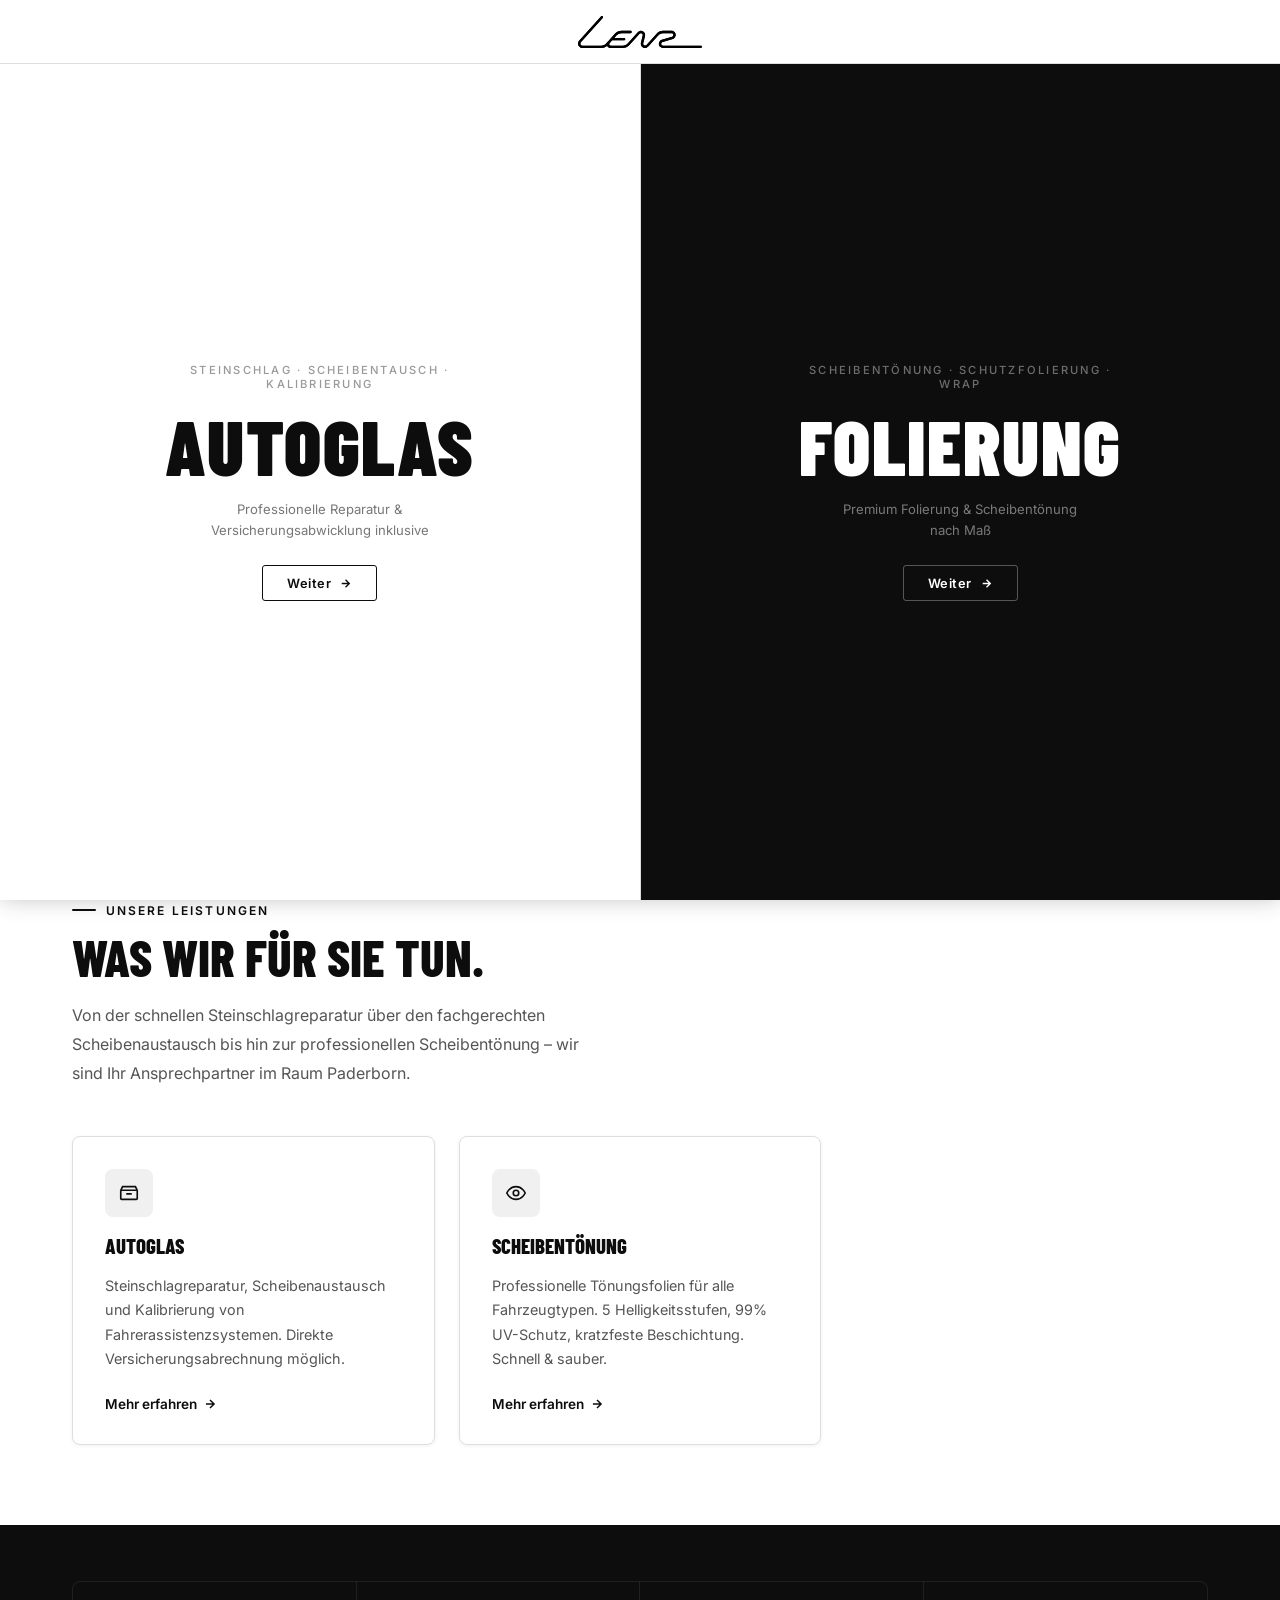
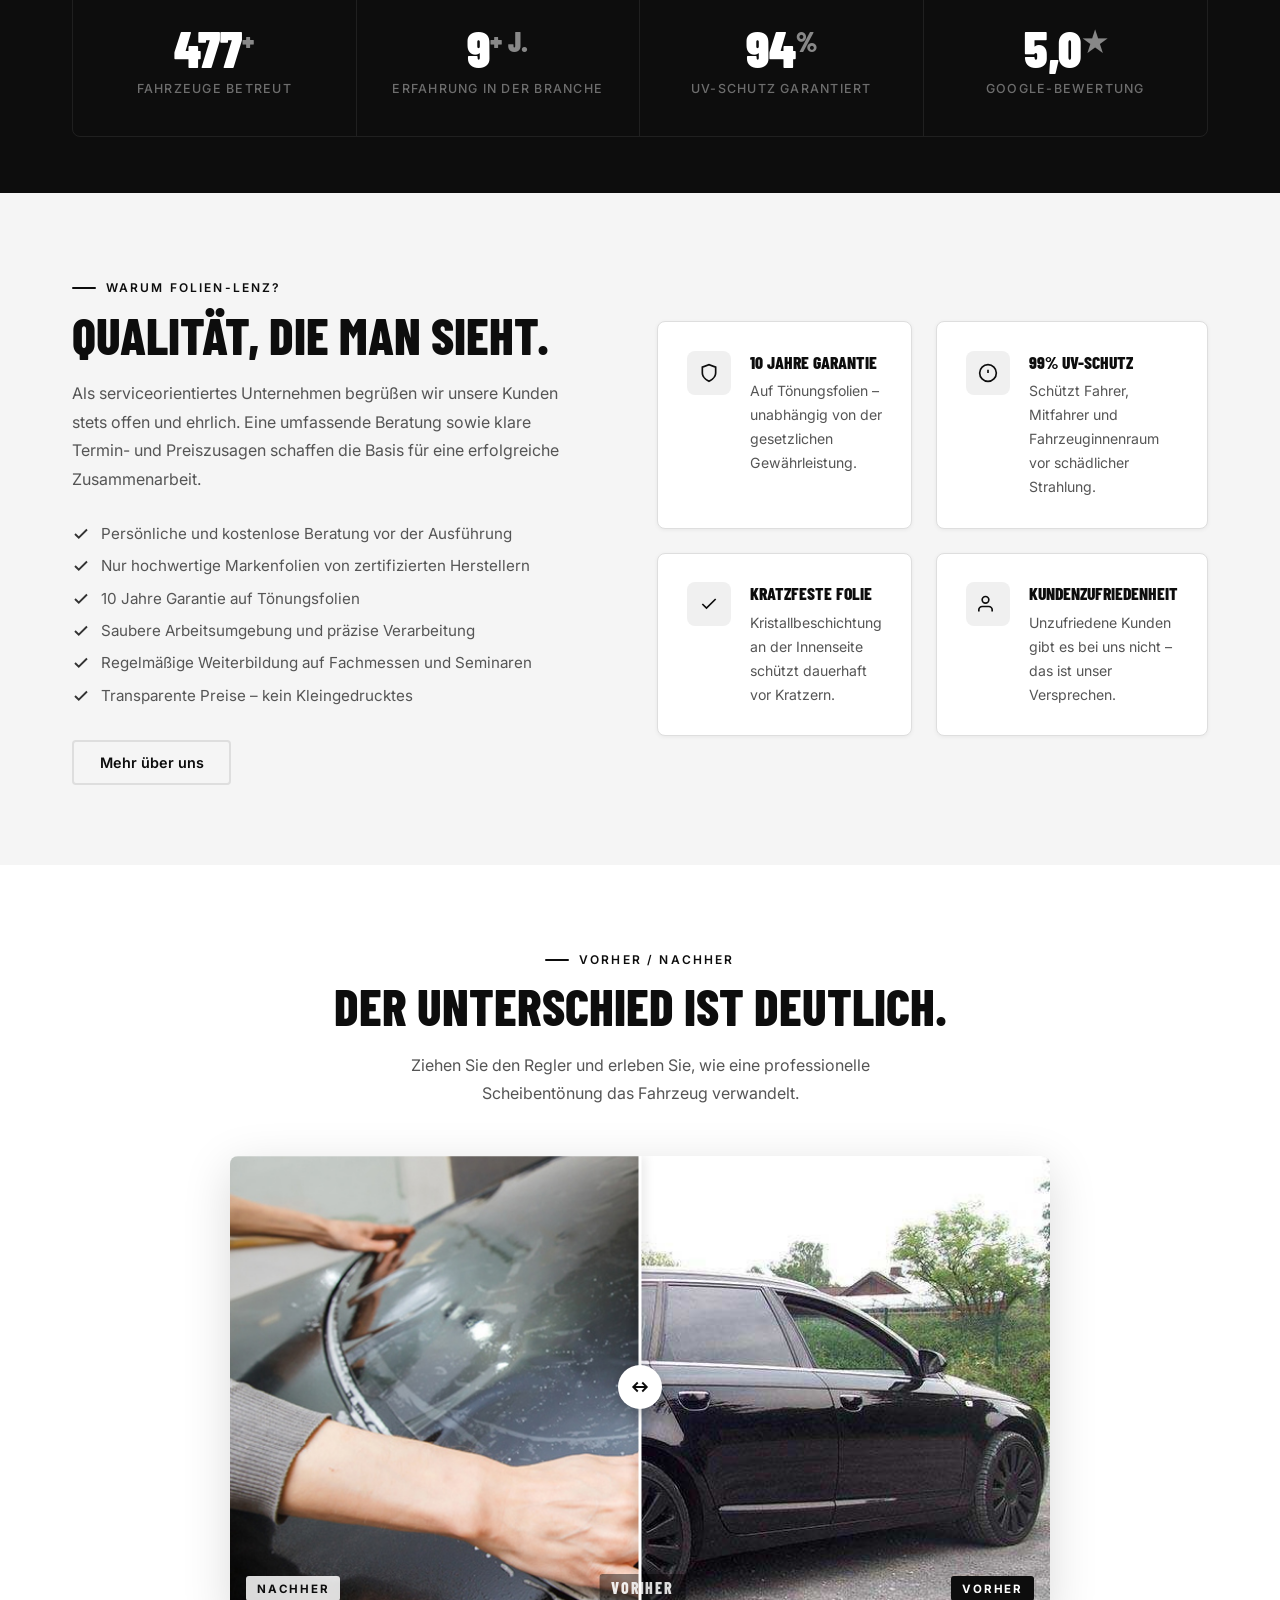
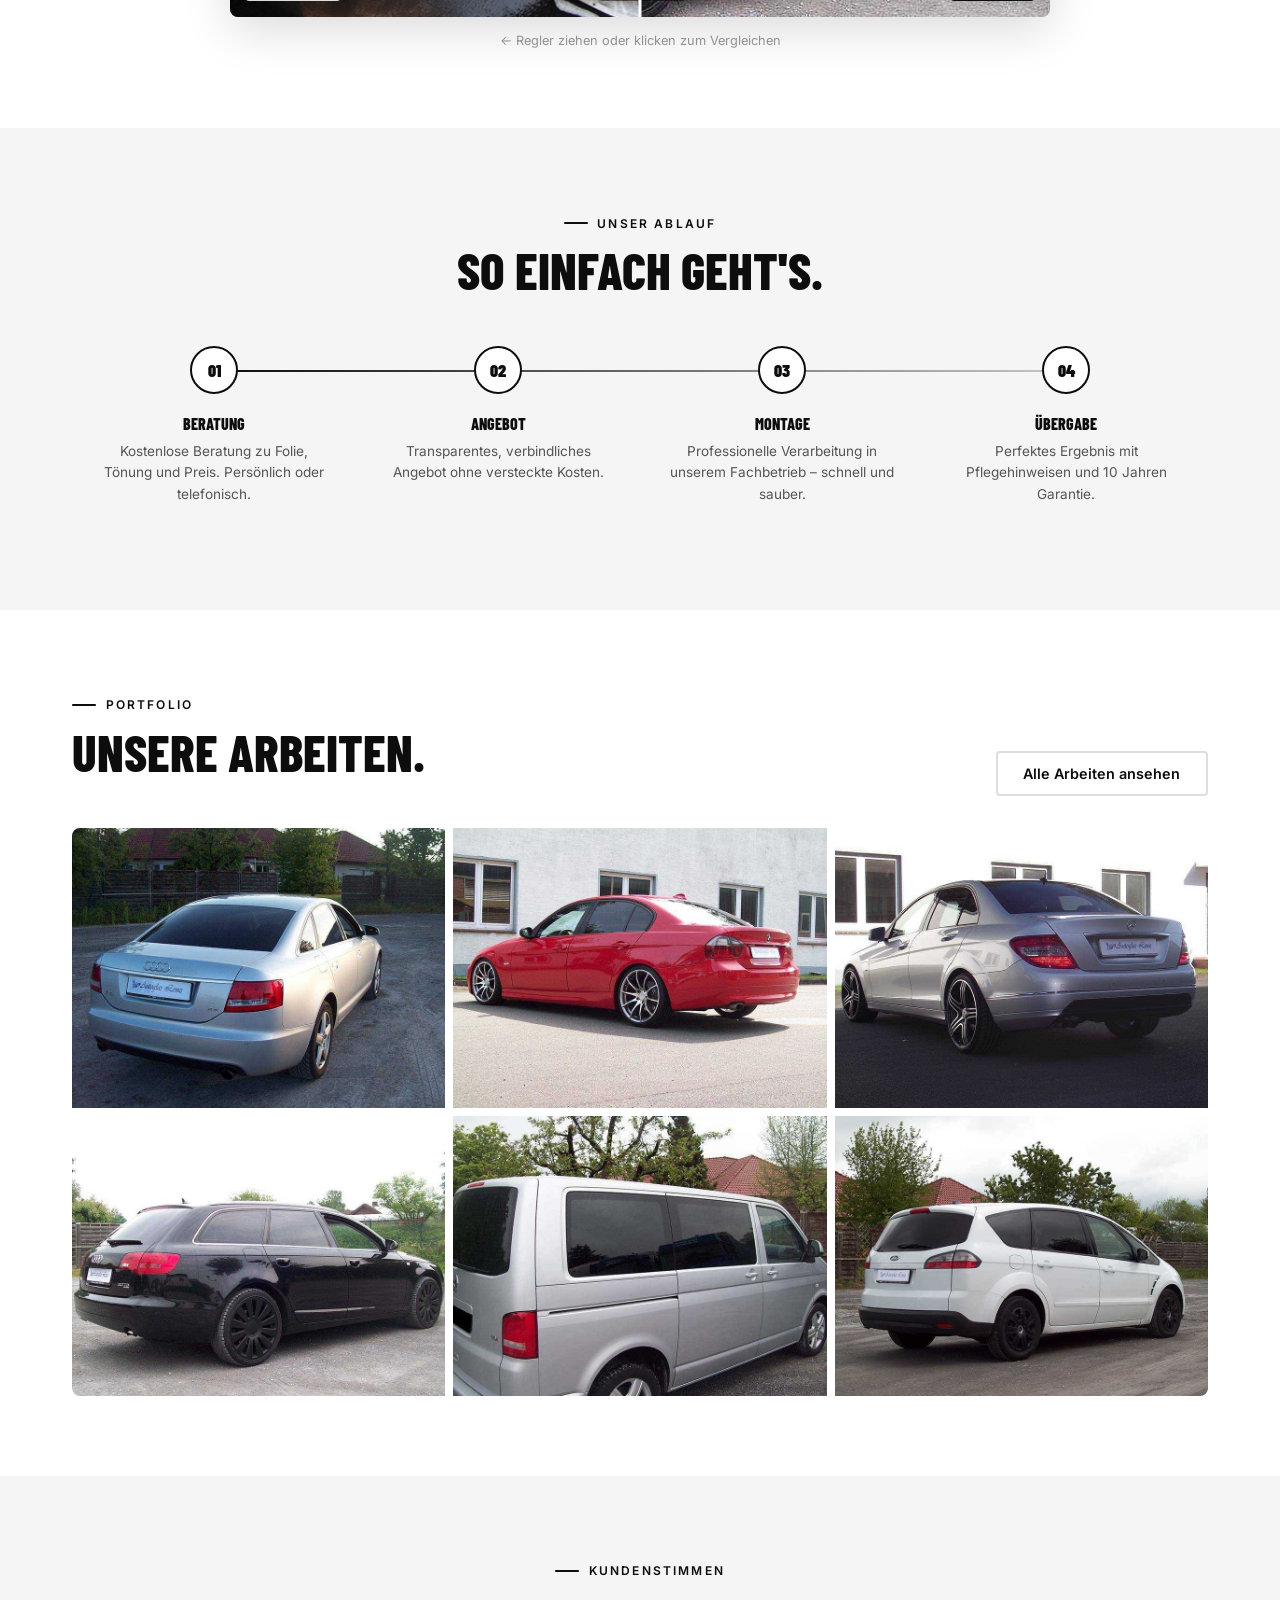
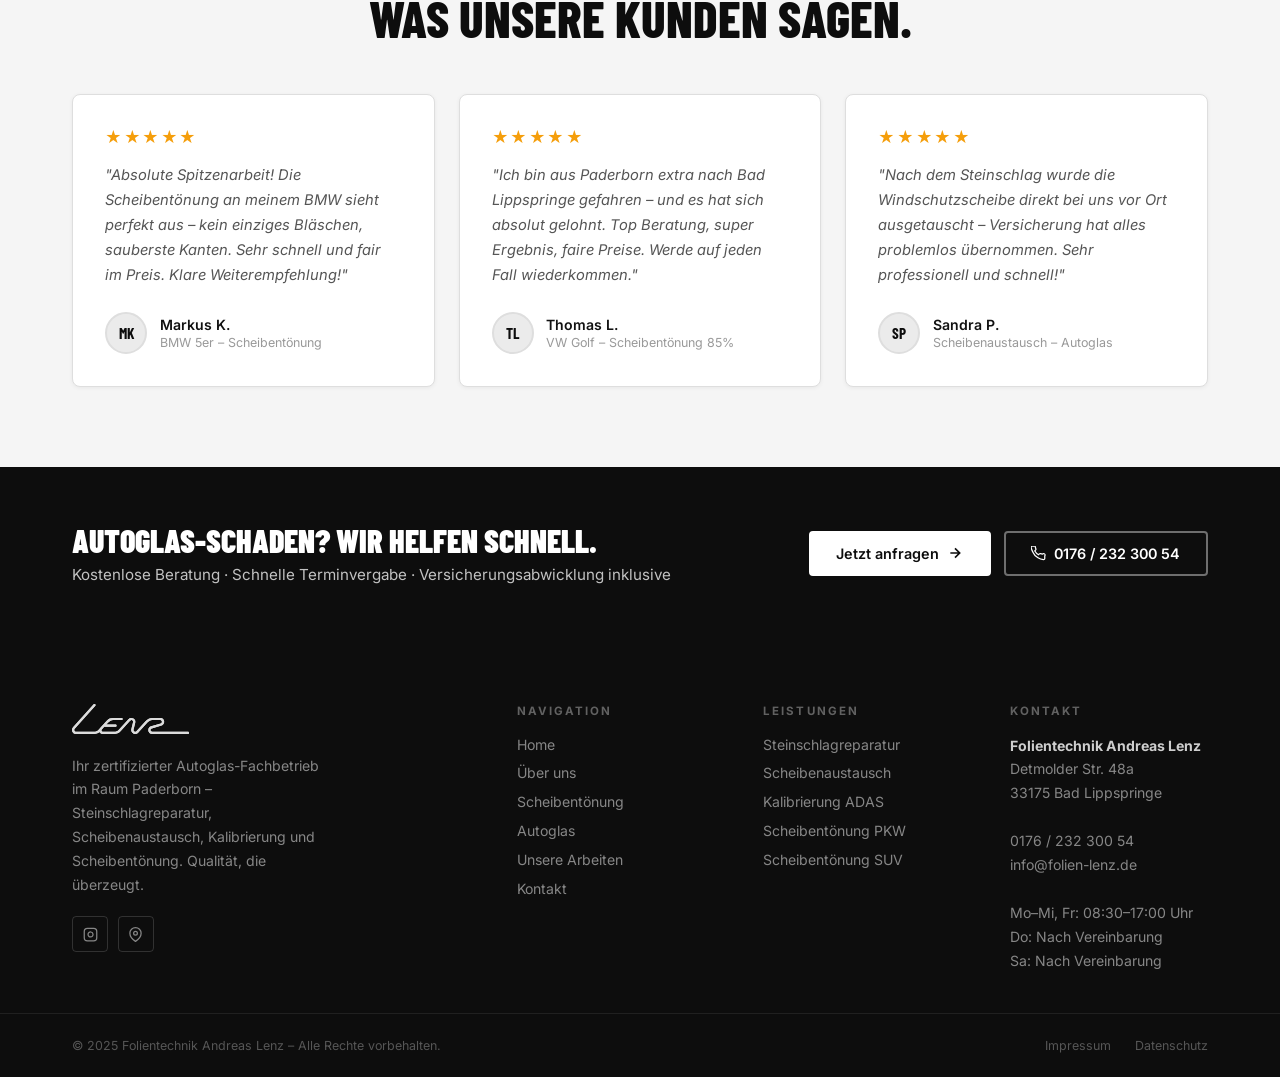
<file: index.html>
<!DOCTYPE html>
<html lang="de">
<head>
<meta charset="UTF-8">
<meta name="viewport" content="width=device-width, initial-scale=1.0">
<title>Autoglas & Scheibentönung Paderborn | Folien-Lenz</title>
<meta name="description" content="Autoglas-Fachbetrieb in Bad Lippspringe & Paderborn: Steinschlagreparatur, Scheibenaustausch, Kalibrierung & Scheibentönung. Versicherungsabwicklung inklusive. Jetzt anfragen!">
<meta name="robots" content="index, follow">
<link rel="canonical" href="https://www.autoglas-lenz.de/">
<meta property="og:title" content="Autoglas & Scheibentönung Paderborn | Folien-Lenz">
<meta property="og:description" content="Autoglas-Fachbetrieb in Bad Lippspringe: Steinschlagreparatur, Scheibenaustausch, Kalibrierung & Scheibentönung. Versicherungsabwicklung inklusive. Jetzt anfragen!">
<meta property="og:url" content="https://www.autoglas-lenz.de/">
<meta property="og:type" content="website">
<meta property="og:locale" content="de_DE">
<meta name="geo.region" content="DE-NW">
<meta name="geo.placename" content="Bad Lippspringe">
<meta name="geo.position" content="51.7766912;8.8076932">
<meta property="og:image" content="https://www.autoglas-lenz.de/og-image.jpg">
<meta name="twitter:card" content="summary_large_image">
<meta name="twitter:title" content="Autoglas & Scheibentönung Paderborn | Folien-Lenz">
<meta name="twitter:description" content="Autoglas-Fachbetrieb in Bad Lippspringe: Steinschlagreparatur, Scheibenaustausch, Kalibrierung & Scheibentönung. Versicherungsabwicklung inklusive.">
<meta name="twitter:image" content="https://www.autoglas-lenz.de/og-image.jpg">
<link rel="icon" href="/favicon.ico">
<link rel="apple-touch-icon" href="/apple-touch-icon.png">
<link rel="preconnect" href="https://fonts.bunny.net">
<link rel="preconnect" href="https://fonts.bunny.net" crossorigin>
<link href="https://fonts.bunny.net/css2?family=Barlow+Condensed:wght@600;700;800;900&family=Inter:wght@300;400;500;600&display=swap" rel="stylesheet">
<link rel="stylesheet" href="styles.css">
<script type="application/ld+json">
{
  "@context": "https://schema.org",
  "@graph": [
  {
  "@type": "WebSite",
  "@id": "https://www.autoglas-lenz.de/#website",
  "url": "https://www.autoglas-lenz.de",
  "name": "Folien-Lenz",
  "description": "Professionelle Scheibentönung und Autoglas-Service in Bad Lippspringe und Paderborn",
  "publisher": {"@id": "https://www.autoglas-lenz.de/#business"},
  "potentialAction": {
    "@type": "SearchAction",
    "target": {"@type": "EntryPoint", "urlTemplate": "https://www.autoglas-lenz.de/?s={search_term_string}"},
    "query-input": "required name=search_term_string"
  }
  },
  {
  "@type": "BreadcrumbList",
  "itemListElement": [
    {"@type": "ListItem", "position": 1, "name": "Home", "item": "https://www.autoglas-lenz.de/"}
  ]
  },
  {
  "@type": "FAQPage",
  "mainEntity": [
    {
      "@type": "Question",
      "name": "Was kostet eine Scheibentönung in Bad Lippspringe?",
      "acceptedAnswer": {
        "@type": "Answer",
        "text": "Die Kosten hängen vom Fahrzeugtyp und der gewählten Helligkeitsstufe ab. Wir erstellen Ihnen gerne ein kostenloses, unverbindliches Angebot. Kontaktieren Sie uns per Telefon oder Formular."
      }
    },
    {
      "@type": "Question",
      "name": "Bietet Folien-Lenz auch Autoglas-Service an?",
      "acceptedAnswer": {
        "@type": "Answer",
        "text": "Ja, wir bieten neben Scheibentönung auch Steinschlagreparatur, Scheibenaustausch und Kalibrierung der Frontkamera an. Die Abwicklung mit Ihrer Kfz-Versicherung übernehmen wir kostenlos."
      }
    },
    {
      "@type": "Question",
      "name": "Wie lange gilt die Garantie auf Scheibentönungen?",
      "acceptedAnswer": {
        "@type": "Answer",
        "text": "Wir gewähren 10 Jahre Garantie auf alle Tönungsfolien – unabhängig von der gesetzlichen Gewährleistung."
      }
    }
  ]
  },
  {
  "@type": "LocalBusiness",
  "@id": "https://www.autoglas-lenz.de/#business",
  "name": "Folientechnik Andreas Lenz",
  "alternateName": "Folien-Lenz",
  "description": "Professionelle Scheibentönung und Autoglas-Service in Paderborn und Bad Lippspringe.",
  "url": "https://www.autoglas-lenz.de",
  "telephone": "+4917623230054",
  "email": "info@folien-lenz.de",
  "image": "https://www.autoglas-lenz.de/images/logo_white.svg",
  "priceRange": "€€",
  "currenciesAccepted": "EUR",
  "paymentAccepted": "Cash, Bank transfer",
  "address": {
    "@type": "PostalAddress",
    "streetAddress": "Detmolder Str. 48a",
    "addressLocality": "Bad Lippspringe",
    "postalCode": "33175",
    "addressRegion": "Nordrhein-Westfalen",
    "addressCountry": "DE"
  },
  "geo": {
    "@type": "GeoCoordinates",
    "latitude": 51.7766912,
    "longitude": 8.8076932
  },
  "openingHoursSpecification": [
    {
      "@type": "OpeningHoursSpecification",
      "dayOfWeek": ["Monday","Tuesday","Wednesday","Thursday","Friday"],
      "opens": "08:30",
      "closes": "17:00"
    },
    {
      "@type": "OpeningHoursSpecification",
      "dayOfWeek": "Saturday",
      "opens": "09:00",
      "closes": "13:00",
      "description": "Nach Vereinbarung"
    }
  ],
  "areaServed": [
    {"@type": "City", "name": "Paderborn"},
    {"@type": "City", "name": "Bad Lippspringe"},
    {"@type": "City", "name": "Detmold"},
    {"@type": "City", "name": "Bielefeld"},
    {"@type": "City", "name": "Lippstadt"}
  ],
  "hasOfferCatalog": {
    "@type": "OfferCatalog",
    "name": "Folierungsleistungen",
    "itemListElement": [
      {"@type": "Offer", "itemOffered": {"@type": "Service", "name": "Scheibentönung"}},
      {"@type": "Offer", "itemOffered": {"@type": "Service", "name": "Steinschlagreparatur"}},
      {"@type": "Offer", "itemOffered": {"@type": "Service", "name": "Scheibenaustausch"}}
    ]
  },
  "aggregateRating": {
    "@type": "AggregateRating",
    "ratingValue": "5.0",
    "reviewCount": "48",
    "bestRating": "5"
  },
  "sameAs": [
    "https://www.instagram.com/folienlenz/",
    "https://www.google.de/maps/place/Andreas+Lenz/@51.7766912,8.8076932,15z"
  ]
  }
  ]
}
</script>
</head>
<body>

<!-- ── ENTRY OVERLAY ── -->
<style>
#eo{position:fixed;inset:0;z-index:9999;display:flex;flex-direction:column;background:#fff;transition:opacity .3s ease;font-family:'Inter',sans-serif;}
#eo.eo-out{opacity:0;pointer-events:none;}

/* Logo-Leiste oben */
#eo-header{height:64px;display:flex;align-items:center;justify-content:center;border-bottom:1px solid #dedede;flex-shrink:0;}
#eo-header img{height:32px;width:auto;filter:brightness(0);}

/* Split */
#eo-body{flex:1;display:flex;min-height:0;}

/* Seiten */
.eo-half{flex:1;display:flex;align-items:center;justify-content:center;cursor:pointer;transition:background .2s;outline:none;padding:2rem;}
.eo-half:focus-visible{box-shadow:inset 0 0 0 3px #0d0d0d;}

/* Weiße Seite – Autoglas */
#eo-auto{background:#fff;border-right:1px solid #dedede;}
#eo-auto:hover{background:#f5f5f5;}

/* Dunkle Seite – Folierung */
#eo-fol{background:#0d0d0d;}
#eo-fol:hover{background:#1a1a1a;}

/* Inhalt */
.eo-content{display:flex;flex-direction:column;align-items:center;gap:1rem;text-align:center;max-width:320px;}
.eo-label{font-size:.7rem;letter-spacing:.2em;text-transform:uppercase;font-weight:500;}
#eo-auto .eo-label{color:#999;}
#eo-fol .eo-label{color:rgba(255,255,255,.4);}
.eo-title{font-family:'Barlow Condensed',sans-serif;font-weight:900;font-size:clamp(3.5rem,6vw,5.5rem);text-transform:uppercase;letter-spacing:.02em;line-height:1;}
#eo-auto .eo-title{color:#0d0d0d;}
#eo-fol .eo-title{color:#fff;}
.eo-sub{font-size:.82rem;line-height:1.6;max-width:240px;}
#eo-auto .eo-sub{color:#777;}
#eo-fol .eo-sub{color:rgba(255,255,255,.45);}
.eo-btn{margin-top:.5rem;display:inline-flex;align-items:center;gap:.5rem;font-family:'Inter',sans-serif;font-size:.8rem;font-weight:600;letter-spacing:.04em;padding:.6rem 1.5rem;border-radius:3px;border:1.5px solid;transition:background .2s,color .2s;}
#eo-auto .eo-btn{border-color:#0d0d0d;color:#0d0d0d;}
#eo-auto:hover .eo-btn{background:#0d0d0d;color:#fff;}
#eo-fol .eo-btn{border-color:rgba(255,255,255,.3);color:#fff;}
#eo-fol:hover .eo-btn{background:#fff;color:#0d0d0d;}

/* Mobile */
@media(max-width:600px){
  #eo-body{flex-direction:column;}
  #eo-auto{border-right:none;border-bottom:1px solid #dedede;}
  .eo-title{font-size:3rem;}
  .eo-sub{display:none;}
  .eo-half{padding:1.5rem;}
}
</style>

<div id="eo" role="dialog" aria-modal="true" aria-label="Bitte Bereich wählen">
  <div id="eo-header">
    <img src="logo_footer.svg" alt="Folien-Lenz">
  </div>
  <div id="eo-body">

    <div class="eo-half" id="eo-auto" tabindex="0" role="button" aria-label="Autoglas">
      <div class="eo-content">
        <span class="eo-label">Steinschlag · Scheibentausch · Kalibrierung</span>
        <h2 class="eo-title">Autoglas</h2>
        <p class="eo-sub">Professionelle Reparatur & Versicherungsabwicklung inklusive</p>
        <span class="eo-btn">
          Weiter
          <svg width="13" height="13" viewBox="0 0 24 24" fill="none" stroke="currentColor" stroke-width="2.5"><path d="M5 12h14M12 5l7 7-7 7"/></svg>
        </span>
      </div>
    </div>

    <div class="eo-half" id="eo-fol" tabindex="0" role="button" aria-label="Folierung">
      <div class="eo-content">
        <span class="eo-label">Scheibentönung · Schutzfolierung · Wrap</span>
        <h2 class="eo-title">Folierung</h2>
        <p class="eo-sub">Premium Folierung & Scheibentönung nach Maß</p>
        <span class="eo-btn">
          Weiter
          <svg width="13" height="13" viewBox="0 0 24 24" fill="none" stroke="currentColor" stroke-width="2.5"><path d="M5 12h14M12 5l7 7-7 7"/></svg>
        </span>
      </div>
    </div>

  </div>
</div>

<script>
(function(){
  var ov=document.getElementById('eo');
  document.body.style.overflow='hidden';
  function choose(area){
    if(area==='folierung'){
      window.location.href='https://folien-lenz.de';
      return;
    }
    document.body.style.overflow='';
    ov.classList.add('eo-out');
    setTimeout(function(){ov.remove();},320);
  }
  document.getElementById('eo-auto').addEventListener('click',function(){choose('autoglas');});
  document.getElementById('eo-fol').addEventListener('click',function(){choose('folierung');});
  [document.getElementById('eo-auto'),document.getElementById('eo-fol')].forEach(function(el){
    el.addEventListener('keydown',function(e){
      if(e.key==='Enter'||e.key===' '){e.preventDefault();el.click();}
    });
  });
})();
</script>

<!-- Navigation -->
<nav id="nav" role="navigation" aria-label="Hauptnavigation">
  <div class="nav-inner">
    <a href="index.html" class="nav-logo-link">
      <img src="logo_footer.svg" alt="Folien-Lenz Logo" class="nav-logo-img">
    </a>
    <ul class="nav-links" role="list">
      <li><a href="index.html" class="active">Home</a></li>
      <li><a href="ueber-uns.html">Über uns</a></li>
      <li><a href="autoglas.html">Autoglas</a></li>
      <li><a href="scheibentoenung.html">Scheibentönung</a></li>
      <li><a href="unsere-arbeiten.html">Unsere Arbeiten</a></li>
      <li><a href="kontakt.html">Kontakt</a></li>
    </ul>
    <a href="kontakt.html" class="nav-cta">Jetzt anfragen</a>
    <div class="hamburger" id="hamburger"><span></span><span></span><span></span></div>
  </div>
</nav>
<div id="drawer-overlay"></div>
<div id="mobile-drawer" role="dialog" aria-label="Mobilmenü" aria-modal="true">
  <div class="drawer-header">
    <img src="logo_footer.svg" alt="Folien-Lenz" class="drawer-logo">
    <button class="drawer-close" id="drawer-close" aria-label="Menü schließen">
      <svg width="18" height="18" viewBox="0 0 24 24" fill="none" stroke="currentColor" stroke-width="2.5"><line x1="18" y1="6" x2="6" y2="18"/><line x1="6" y1="6" x2="18" y2="18"/></svg>
    </button>
  </div>
  <nav class="drawer-nav">
    <a href="index.html" class="active">Home</a>
    <a href="ueber-uns.html">Über uns</a>
    <a href="autoglas.html">Autoglas</a>
    <a href="scheibentoenung.html">Scheibentönung</a>
    <a href="unsere-arbeiten.html">Unsere Arbeiten</a>
    <a href="kontakt.html">Kontakt</a>
  </nav>
  <div class="drawer-footer">
    <a href="tel:+4917623230054" class="drawer-call">
      <svg width="15" height="15" viewBox="0 0 24 24" fill="none" stroke="currentColor" stroke-width="2"><path d="M22 16.92v3a2 2 0 01-2.18 2 19.79 19.79 0 01-8.63-3.07A19.5 19.5 0 013.07 9.81 19.79 19.79 0 01.07 1.18 2 2 0 012.03 0h3a2 2 0 012 1.72c.127.96.361 1.903.7 2.81a2 2 0 01-.45 2.11L6.09 7.91a16 16 0 006 6l1.27-1.27a2 2 0 012.11-.45c.907.339 1.85.573 2.81.7A2 2 0 0122 16z"/></svg>
      0176 / 232 300 54
    </a>
    <a href="kontakt.html" class="drawer-cta-link">Jetzt anfragen</a>
  </div>
</div>

<main id="main-content">

<!-- ── HERO ── -->
<section class="home-hero" aria-label="Herzlich willkommen bei Folien-Lenz">
  <div class="home-hero-inner">
    <div class="home-hero-text">
      <div class="home-hero-eyebrow">Bad Lippspringe, nahe Paderborn</div>
      <h1>
        Autoglas &
        <em>Schei&shy;ben&shy;tönung</em>
        Bad Lippspringe
      </h1>
      <p class="home-hero-desc">
        Ihr zertifizierter Autoglas-Fachbetrieb in Bad Lippspringe –
        Steinschlagreparatur, Scheibenaustausch, Kalibrierung und Scheibentönung.
        <strong>Versicherungsabwicklung inklusive.</strong>
      </p>
      <div class="home-hero-actions">
        <a href="kontakt.html" class="btn btn-red">
          Kostenlos anfragen
          <svg width="16" height="16" viewBox="0 0 24 24" fill="none" stroke="currentColor" stroke-width="2.5"><path d="M5 12h14M12 5l7 7-7 7"/></svg>
        </a>
        <a href="scheibentoenung.html" class="btn btn-outline">Leistungen ansehen</a>
      </div>
      <!-- Mini trust signals -->
      <div style="display:flex;gap:1.5rem;margin-top:2rem;flex-wrap:wrap">
        <div style="display:flex;align-items:center;gap:.4rem;font-size:.82rem;color:var(--text-mid)">
          <svg width="15" height="15" viewBox="0 0 24 24" fill="none" stroke="var(--accent)" stroke-width="2.5"><polyline points="20 6 9 17 4 12"/></svg>
          10 Jahre Garantie
        </div>
        <div style="display:flex;align-items:center;gap:.4rem;font-size:.82rem;color:var(--text-mid)">
          <svg width="15" height="15" viewBox="0 0 24 24" fill="none" stroke="var(--accent)" stroke-width="2.5"><polyline points="20 6 9 17 4 12"/></svg>
          99% UV-Schutz
        </div>
        <div style="display:flex;align-items:center;gap:.4rem;font-size:.82rem;color:var(--text-mid)">
          <svg width="15" height="15" viewBox="0 0 24 24" fill="none" stroke="var(--accent)" stroke-width="2.5"><polyline points="20 6 9 17 4 12"/></svg>
          500+ Fahrzeuge
        </div>
        <div style="display:flex;align-items:center;gap:.4rem;font-size:.82rem;color:var(--text-mid)">
          <svg width="15" height="15" viewBox="0 0 24 24" fill="none" stroke="var(--accent)" stroke-width="2.5"><polyline points="20 6 9 17 4 12"/></svg>
          ★ 5,0 Google
        </div>
      </div>
    </div>
    <!-- Visual side – Badges über Hintergrundfoto -->
    <div class="home-hero-visual" aria-hidden="true">
      <div class="hero-badge-row">
        <div class="hero-badge-item">
          <div class="hero-badge-num">10<span class="sup">J.</span></div>
          <div class="hero-badge-label">Garantie</div>
        </div>
        <div class="hero-badge-item">
          <div class="hero-badge-num">99<span class="sup">%</span></div>
          <div class="hero-badge-label">UV-Schutz</div>
        </div>
        <div class="hero-badge-item">
          <div class="hero-badge-num">500<span class="sup">+</span></div>
          <div class="hero-badge-label">Fahrzeuge</div>
        </div>
      </div>
    </div>
  </div>
</section>

<!-- ── TRUST BAR ── -->
<div class="trust-bar" aria-label="Unsere Versprechen">
  <div class="trust-bar-inner">
    <div class="trust-item">
      <svg width="15" height="15" viewBox="0 0 24 24" fill="none" stroke="currentColor" stroke-width="2"><path d="M12 22s8-4 8-10V5l-8-3-8 3v7c0 6 8 10 8 10z"/></svg>
      10 Jahre Garantie auf Folien
    </div>
    <div class="trust-item">
      <svg width="15" height="15" viewBox="0 0 24 24" fill="none" stroke="currentColor" stroke-width="2"><circle cx="12" cy="12" r="10"/><polyline points="12 6 12 12 16 14"/></svg>
      Schnelle Abwicklung
    </div>
    <div class="trust-item">
      <svg width="15" height="15" viewBox="0 0 24 24" fill="none" stroke="currentColor" stroke-width="2"><polygon points="12 2 15.09 8.26 22 9.27 17 14.14 18.18 21.02 12 17.77 5.82 21.02 7 14.14 2 9.27 8.91 8.26 12 2"/></svg>
      5,0 Sterne bei Google
    </div>
    <div class="trust-item">
      <svg width="15" height="15" viewBox="0 0 24 24" fill="none" stroke="currentColor" stroke-width="2"><path d="M17 21v-2a4 4 0 00-4-4H5a4 4 0 00-4 4v2"/><circle cx="9" cy="7" r="4"/><path d="M23 21v-2a4 4 0 00-3-3.87M16 3.13a4 4 0 010 7.75"/></svg>
      500+ zufriedene Kunden
    </div>
    <div class="trust-item">
      <svg width="15" height="15" viewBox="0 0 24 24" fill="none" stroke="currentColor" stroke-width="2"><path d="M21 10c0 7-9 13-9 13s-9-6-9-13a9 9 0 0118 0z"/><circle cx="12" cy="10" r="3"/></svg>
      Paderborn & Umgebung
    </div>
  </div>
</div>

<!-- ── SERVICES OVERVIEW ── -->
<section class="section" aria-labelledby="leistungen-title">
  <div class="container">
    <div class="reveal" style="margin-bottom:3rem">
      <div class="section-eyebrow">Unsere Leistungen</div>
      <h2 class="section-title" id="leistungen-title">Was wir für Sie <span>tun.</span></h2>
      <p class="section-desc">Von der schnellen Steinschlagreparatur über den fachgerechten Scheibenaustausch bis hin zur professionellen Scheibentönung – wir sind Ihr Ansprechpartner im Raum Paderborn.</p>
    </div>
    <div class="service-cards">
      <a href="autoglas.html" class="service-card reveal" data-delay="1">
        <div class="service-icon" aria-hidden="true">
          <svg width="22" height="22" viewBox="0 0 24 24" fill="none" stroke="currentColor" stroke-width="1.8"><path d="M3 9l2-4h14l2 4M3 9v9a1 1 0 001 1h16a1 1 0 001-1V9M3 9h18"/><path d="M9 13h6"/></svg>
        </div>
        <h3>Autoglas</h3>
        <p>Steinschlagreparatur, Scheibenaustausch und Kalibrierung von Fahrerassistenzsystemen. Direkte Versicherungsabrechnung möglich.</p>
        <div class="service-card-link">
          Mehr erfahren
          <svg width="14" height="14" viewBox="0 0 24 24" fill="none" stroke="currentColor" stroke-width="2.5"><path d="M5 12h14M12 5l7 7-7 7"/></svg>
        </div>
      </a>
      <a href="scheibentoenung.html" class="service-card reveal" data-delay="2">
        <div class="service-icon" aria-hidden="true">
          <svg width="22" height="22" viewBox="0 0 24 24" fill="none" stroke="currentColor" stroke-width="1.8"><path d="M2 12s3-7 10-7 10 7 10 7-3 7-10 7-10-7-10-7z"/><circle cx="12" cy="12" r="3"/></svg>
        </div>
        <h3>Scheibentönung</h3>
        <p>Professionelle Tönungsfolien für alle Fahrzeugtypen. 5 Helligkeitsstufen, 99% UV-Schutz, kratzfeste Beschichtung. Schnell & sauber.</p>
        <div class="service-card-link">
          Mehr erfahren
          <svg width="14" height="14" viewBox="0 0 24 24" fill="none" stroke="currentColor" stroke-width="2.5"><path d="M5 12h14M12 5l7 7-7 7"/></svg>
        </div>
      </a>
    </div>
  </div>
</section>

<!-- ── STATS ── -->
<section class="stats-section section-sm" aria-label="Unsere Zahlen">
  <div class="container">
    <div class="stats-grid">
      <div class="stat-cell reveal">
        <div class="stat-num"><span class="counter" data-target="500">0</span><span class="suf">+</span></div>
        <div class="stat-label">Fahrzeuge betreut</div>
      </div>
      <div class="stat-cell reveal" data-delay="1">
        <div class="stat-num"><span class="counter" data-target="10">0</span><span class="suf">+ J.</span></div>
        <div class="stat-label">Erfahrung in der Branche</div>
      </div>
      <div class="stat-cell reveal" data-delay="2">
        <div class="stat-num"><span class="counter" data-target="99">0</span><span class="suf">%</span></div>
        <div class="stat-label">UV-Schutz garantiert</div>
      </div>
      <div class="stat-cell reveal" data-delay="3">
        <div class="stat-num">5,0<span class="suf">★</span></div>
        <div class="stat-label">Google-Bewertung</div>
      </div>
    </div>
  </div>
</section>

<!-- ── WHY US ── -->
<section class="section" style="background:var(--bg)" aria-labelledby="warum-title">
  <div class="container">
    <div class="why-grid" style="display:grid;grid-template-columns:1fr 1fr;gap:5rem;align-items:center">
      <div class="reveal">
        <div class="section-eyebrow">Warum Folien-Lenz?</div>
        <h2 class="section-title" id="warum-title">Qualität, die man <span>sieht.</span></h2>
        <p class="section-desc" style="margin-bottom:1.8rem">
          Als serviceorientiertes Unternehmen begrüßen wir unsere Kunden stets offen und ehrlich.
          Eine umfassende Beratung sowie klare Termin- und Preiszusagen schaffen die Basis für eine
          erfolgreiche Zusammenarbeit.
        </p>
        <ul class="check-list">
          <li>Persönliche und kostenlose Beratung vor der Ausführung</li>
          <li>Nur hochwertige Markenfolien von zertifizierten Herstellern</li>
          <li>10 Jahre Garantie auf Tönungsfolien</li>
          <li>Saubere Arbeitsumgebung und präzise Verarbeitung</li>
          <li>Regelmäßige Weiterbildung auf Fachmessen und Seminaren</li>
          <li>Transparente Preise – kein Kleingedrucktes</li>
        </ul>
        <a href="ueber-uns.html" class="btn btn-outline" style="margin-top:2rem">Mehr über uns</a>
      </div>
      <div class="usp-grid reveal" data-delay="2" aria-hidden="true">
        <div class="usp-card">
          <div class="usp-icon">
            <svg width="20" height="20" viewBox="0 0 24 24" fill="none" stroke="currentColor" stroke-width="2"><path d="M12 22s8-4 8-10V5l-8-3-8 3v7c0 6 8 10 8 10z"/></svg>
          </div>
          <div>
            <h4>10 Jahre Garantie</h4>
            <p>Auf Tönungsfolien – unabhängig von der gesetzlichen Gewährleistung.</p>
          </div>
        </div>
        <div class="usp-card">
          <div class="usp-icon">
            <svg width="20" height="20" viewBox="0 0 24 24" fill="none" stroke="currentColor" stroke-width="2"><circle cx="12" cy="12" r="10"/><line x1="12" y1="8" x2="12" y2="12"/><line x1="12" y1="16" x2="12.01" y2="16"/></svg>
          </div>
          <div>
            <h4>99% UV-Schutz</h4>
            <p>Schützt Fahrer, Mitfahrer und Fahrzeuginnenraum vor schädlicher Strahlung.</p>
          </div>
        </div>
        <div class="usp-card">
          <div class="usp-icon">
            <svg width="20" height="20" viewBox="0 0 24 24" fill="none" stroke="currentColor" stroke-width="2"><polyline points="20 6 9 17 4 12"/></svg>
          </div>
          <div>
            <h4>Kratzfeste Folie</h4>
            <p>Kristallbeschichtung an der Innenseite schützt dauerhaft vor Kratzern.</p>
          </div>
        </div>
        <div class="usp-card">
          <div class="usp-icon">
            <svg width="20" height="20" viewBox="0 0 24 24" fill="none" stroke="currentColor" stroke-width="2"><path d="M17 21v-2a4 4 0 00-4-4H5a4 4 0 00-4 4v2"/><circle cx="9" cy="7" r="4"/></svg>
          </div>
          <div>
            <h4>Kundenzufriedenheit</h4>
            <p>Unzufriedene Kunden gibt es bei uns nicht – das ist unser Versprechen.</p>
          </div>
        </div>
      </div>
    </div>
  </div>
</section>

<!-- ── BEFORE / AFTER ── -->
<section class="section" aria-labelledby="ba-title">
  <div class="container">
    <div style="text-align:center;margin-bottom:3rem" class="reveal">
      <div class="section-eyebrow" style="justify-content:center;margin:0 auto .7rem">Vorher / Nachher</div>
      <h2 class="section-title" id="ba-title">Der Unterschied ist <span>deutlich.</span></h2>
      <p class="section-desc" style="margin:0 auto">Ziehen Sie den Regler und erleben Sie, wie eine professionelle Scheibentönung das Fahrzeug verwandelt.</p>
    </div>
    <div class="ba-container reveal">
      <div class="ba-item" id="ba-main">
        <div class="ba-panel ba-panel-before">
          <img src="audi_getoente_scheiben_2_20150208_2079935466-338-800-600-100.jpg" alt="Nachher – Audi mit professioneller Scheibentönung Bad Lippspringe" width="800" height="600" draggable="false" style="width:100%;height:100%;object-fit:cover;display:block">
          <div class="ba-car-label">Nachher</div>
        </div>
        <div class="ba-panel ba-panel-after" id="ba-after">
          <img src="scheibentoenung1.jpg" alt="Vorher – Fahrzeug ohne Scheibentönung in Bad Lippspringe" width="800" height="600" draggable="false" style="width:100%;height:100%;object-fit:cover;display:block">
          <div class="ba-car-label" style="color:rgba(255,255,255,.9)">Vorher</div>
        </div>
        <!-- Labels -->
        <div class="ba-label ba-label-b">Nachher</div>
        <div class="ba-label ba-label-a">Vorher</div>
        <!-- Handle -->
        <div id="ba-handle-line" class="ba-handle-line"></div>
        <div id="ba-handle-btn" class="ba-handle-btn">
          <svg width="18" height="18" viewBox="0 0 24 24" fill="none" stroke="currentColor" stroke-width="2.5"><path d="M21 12H3M9 6l-6 6 6 6M15 6l6 6-6 6"/></svg>
        </div>
      </div>
      <p style="text-align:center;margin-top:1rem;font-size:.8rem;color:var(--text-light)">← Regler ziehen oder klicken zum Vergleichen</p>
    </div>
  </div>
</section>

<!-- ── PROCESS ── -->
<section class="section" style="background:var(--bg)" aria-labelledby="ablauf-title">
  <div class="container">
    <div style="text-align:center;margin-bottom:3rem" class="reveal">
      <div class="section-eyebrow" style="justify-content:center;margin:0 auto .7rem">Unser Ablauf</div>
      <h2 class="section-title" id="ablauf-title">So einfach <span>geht's.</span></h2>
    </div>
    <div class="process-steps">
      <div class="process-step reveal" data-delay="1">
        <div class="step-circle" aria-hidden="true">01</div>
        <h4>Beratung</h4>
        <p>Kostenlose Beratung zu Folie, Tönung und Preis. Persönlich oder telefonisch.</p>
      </div>
      <div class="process-step reveal" data-delay="2">
        <div class="step-circle" aria-hidden="true">02</div>
        <h4>Angebot</h4>
        <p>Transparentes, verbindliches Angebot ohne versteckte Kosten.</p>
      </div>
      <div class="process-step reveal" data-delay="3">
        <div class="step-circle" aria-hidden="true">03</div>
        <h4>Montage</h4>
        <p>Professionelle Verarbeitung in unserem Fachbetrieb – schnell und sauber.</p>
      </div>
      <div class="process-step reveal" data-delay="4">
        <div class="step-circle" aria-hidden="true">04</div>
        <h4>Übergabe</h4>
        <p>Perfektes Ergebnis mit Pflegehinweisen und 10 Jahren Garantie.</p>
      </div>
    </div>
  </div>
</section>

<!-- ── GALLERY TEASER ── -->
<section class="section" aria-labelledby="galerie-title">
  <div class="container">
    <div style="display:flex;align-items:flex-end;justify-content:space-between;margin-bottom:2rem;flex-wrap:wrap;gap:1rem" class="reveal">
      <div>
        <div class="section-eyebrow">Portfolio</div>
        <h2 class="section-title" id="galerie-title">Unsere <span>Arbeiten.</span></h2>
      </div>
      <a href="unsere-arbeiten.html" class="btn btn-outline">Alle Arbeiten ansehen</a>
    </div>
    <!-- Gallery mini grid -->
    <div class="gallery-mini-grid reveal" data-delay="1" style="display:grid;grid-template-columns:repeat(3,1fr);gap:8px;border-radius:8px;overflow:hidden">
      <a href="unsere-arbeiten.html" style="display:block;aspect-ratio:4/3;overflow:hidden;border-radius:0;position:relative;text-decoration:none">
        <img src="audi_getoente_scheiben_1_20150208_1785389974-337-800-600-100.jpg"
             alt="Audi mit getönten Scheiben – Folien-Lenz Bad Lippspringe"
             width="800" height="600" loading="lazy"
             style="width:100%;height:100%;object-fit:cover;transition:transform .4s;display:block">
      </a>
      <a href="unsere-arbeiten.html" style="display:block;aspect-ratio:4/3;overflow:hidden;position:relative;text-decoration:none">
        <img src="bwm_getoente_scheiben_4_20150208_1097270527-346-800-600-100.jpg"
             alt="BMW mit Scheibentönung – Folien-Lenz Bad Lippspringe"
             width="800" height="600" loading="lazy"
             style="width:100%;height:100%;object-fit:cover;transition:transform .4s;display:block">
      </a>
      <a href="unsere-arbeiten.html" style="display:block;aspect-ratio:4/3;overflow:hidden;position:relative;text-decoration:none">
        <img src="mercedes_benz_getoente_scheiben_7_20150208_1046151949-373-800-600-100.jpg"
             alt="Mercedes-Benz Scheibentönung Bad Lippspringe – Folien-Lenz"
             width="800" height="600" loading="lazy"
             style="width:100%;height:100%;object-fit:cover;transition:transform .4s;display:block">
      </a>
      <a href="unsere-arbeiten.html" style="display:block;aspect-ratio:4/3;overflow:hidden;position:relative;text-decoration:none">
        <img src="audi_getoente_scheiben_2_20150208_2079935466-338-800-600-100.jpg"
             alt="Audi mit getönten Scheiben – Folien-Lenz Bad Lippspringe"
             width="800" height="600" loading="lazy"
             style="width:100%;height:100%;object-fit:cover;transition:transform .4s;display:block">
      </a>
      <a href="unsere-arbeiten.html" style="display:block;aspect-ratio:4/3;overflow:hidden;position:relative;text-decoration:none">
        <img src="volkswagen_getoente_scheiben_1_20150208_1783119080-387-800-600-100.jpg"
             alt="VW Volkswagen Scheibentönung Bad Lippspringe – Folien-Lenz"
             width="800" height="600" loading="lazy"
             style="width:100%;height:100%;object-fit:cover;transition:transform .4s;display:block">
      </a>
      <a href="unsere-arbeiten.html" style="display:block;aspect-ratio:4/3;overflow:hidden;position:relative;text-decoration:none">
        <img src="ford_getoente_scheiben_2_20150208_1800626489-358-800-600-100.jpg"
             alt="Ford Scheibentönung Paderborn – Folien-Lenz"
             width="800" height="600" loading="lazy"
             style="width:100%;height:100%;object-fit:cover;transition:transform .4s;display:block">
      </a>
    </div>
  </div>
</section>

<!-- ── TESTIMONIALS ── -->
<section class="section" style="background:var(--bg)" aria-labelledby="bewertungen-title">
  <div class="container">
    <div style="text-align:center;margin-bottom:3rem" class="reveal">
      <div class="section-eyebrow" style="justify-content:center;margin:0 auto .7rem">Kundenstimmen</div>
      <h2 class="section-title" id="bewertungen-title">Was unsere Kunden <span>sagen.</span></h2>
    </div>
    <div class="testimonials-grid">
      <div class="testimonial reveal" data-delay="1">
        <div class="stars" aria-label="5 von 5 Sternen">★★★★★</div>
        <p class="testimonial-text">"Absolute Spitzenarbeit! Die Scheibentönung an meinem BMW sieht perfekt aus – kein einziges Bläschen, sauberste Kanten. Sehr schnell und fair im Preis. Klare Weiterempfehlung!"</p>
        <div class="testimonial-author">
          <div class="avatar" aria-hidden="true">MK</div>
          <div>
            <div class="author-name">Markus K.</div>
            <div class="author-meta">BMW 5er – Scheibentönung</div>
          </div>
        </div>
      </div>
      <div class="testimonial reveal" data-delay="2">
        <div class="stars" aria-label="5 von 5 Sternen">★★★★★</div>
        <p class="testimonial-text">"Ich bin aus Paderborn extra nach Bad Lippspringe gefahren – und es hat sich absolut gelohnt. Top Beratung, super Ergebnis, faire Preise. Werde auf jeden Fall wiederkommen."</p>
        <div class="testimonial-author">
          <div class="avatar" aria-hidden="true">TL</div>
          <div>
            <div class="author-name">Thomas L.</div>
            <div class="author-meta">VW Golf – Scheibentönung 85%</div>
          </div>
        </div>
      </div>
      <div class="testimonial reveal" data-delay="3">
        <div class="stars" aria-label="5 von 5 Sternen">★★★★★</div>
        <p class="testimonial-text">"Nach dem Steinschlag wurde die Windschutzscheibe direkt bei uns vor Ort ausgetauscht – Versicherung hat alles problemlos übernommen. Sehr professionell und schnell!"</p>
        <div class="testimonial-author">
          <div class="avatar" aria-hidden="true">SP</div>
          <div>
            <div class="author-name">Sandra P.</div>
            <div class="author-meta">Scheibenaustausch – Autoglas</div>
          </div>
        </div>
      </div>
    </div>
  </div>
</section>

<!-- ── CTA BAND ── -->
<section style="background:var(--accent);padding:3.5rem 0" aria-label="Jetzt Kontakt aufnehmen">
  <div class="container" style="display:flex;align-items:center;justify-content:space-between;gap:2rem;flex-wrap:wrap">
    <div>
      <h2 style="font-family:var(--font-h);font-size:2rem;font-weight:900;text-transform:uppercase;color:var(--white);line-height:1.1">Autoglas-Schaden? Wir helfen schnell.</h2>
      <p style="color:rgba(255,255,255,.75);margin-top:.4rem;font-size:.95rem">Kostenlose Beratung · Schnelle Terminvergabe · Versicherungsabwicklung inklusive</p>
    </div>
    <div style="display:flex;gap:.8rem;flex-wrap:wrap">
      <a href="kontakt.html" class="btn" style="background:var(--white);color:var(--accent);border-color:var(--white)">
        Jetzt anfragen
        <svg width="16" height="16" viewBox="0 0 24 24" fill="none" stroke="currentColor" stroke-width="2.5"><path d="M5 12h14M12 5l7 7-7 7"/></svg>
      </a>
      <a href="tel:+4917623230054" class="btn btn-outline-white">
        <svg width="15" height="15" viewBox="0 0 24 24" fill="none" stroke="currentColor" stroke-width="2"><path d="M22 16.92v3a2 2 0 01-2.18 2 19.79 19.79 0 01-8.63-3.07A19.5 19.5 0 013.07 9.81 19.79 19.79 0 01.07 1.18 2 2 0 012.03 0h3a2 2 0 012 1.72c.127.96.361 1.903.7 2.81a2 2 0 01-.45 2.11L6.09 7.91a16 16 0 006 6l1.27-1.27a2 2 0 012.11-.45c.907.339 1.85.573 2.81.7A2 2 0 0122 16z"/></svg>
        0176 / 232 300 54
      </a>
    </div>
  </div>
</section>

</main>

<!-- ── FOOTER ── -->
<footer role="contentinfo">
  <div class="footer-main">
    <div class="container">
      <div class="footer-grid">
        <div class="footer-brand">
          <a href="index.html" class="footer-logo-link"><img src="logo_footer.svg" alt="Folien-Lenz" class="footer-logo-img"></a>
          <p>Ihr zertifizierter Autoglas-Fachbetrieb im Raum Paderborn – Steinschlagreparatur, Scheibenaustausch, Kalibrierung und Scheibentönung. Qualität, die überzeugt.</p>
          <div class="footer-social">
<a href="https://www.instagram.com/folienlenz/" target="_blank" rel="noopener" aria-label="Folien-Lenz bei Instagram">
              <svg width="15" height="15" viewBox="0 0 24 24" fill="none" stroke="currentColor" stroke-width="2"><rect x="2" y="2" width="20" height="20" rx="5"/><path d="M16 11.37A4 4 0 1112.63 8 4 4 0 0116 11.37z"/><line x1="17.5" y1="6.5" x2="17.51" y2="6.5"/></svg>
            </a>
            <a href="https://www.google.de/maps/place/Andreas+Lenz/@51.7766912,8.8076932,15z" target="_blank" rel="noopener" aria-label="Folien-Lenz auf Google Maps">
              <svg width="15" height="15" viewBox="0 0 24 24" fill="none" stroke="currentColor" stroke-width="2"><path d="M21 10c0 7-9 13-9 13s-9-6-9-13a9 9 0 0118 0z"/><circle cx="12" cy="10" r="3"/></svg>
            </a>
          </div>
        </div>
        <div class="footer-col">
          <h4>Navigation</h4>
          <ul>
            <li><a href="index.html">Home</a></li>
            <li><a href="ueber-uns.html">Über uns</a></li>
            <li><a href="scheibentoenung.html">Scheibentönung</a></li>
            <li><a href="autoglas.html">Autoglas</a></li>
            <li><a href="unsere-arbeiten.html">Unsere Arbeiten</a></li>
            <li><a href="kontakt.html">Kontakt</a></li>
          </ul>
        </div>
        <div class="footer-col">
          <h4>Leistungen</h4>
          <ul>
            <li><a href="autoglas.html">Steinschlagreparatur</a></li>
            <li><a href="autoglas.html">Scheibenaustausch</a></li>
            <li><a href="autoglas.html">Kalibrierung ADAS</a></li>
            <li><a href="scheibentoenung.html">Scheibentönung PKW</a></li>
            <li><a href="scheibentoenung.html">Scheibentönung SUV</a></li>
          </ul>
        </div>
        <div class="footer-col">
          <h4>Kontakt</h4>
          <address>
            <strong>Folientechnik Andreas Lenz</strong><br>
            Detmolder Str. 48a<br>
            33175 Bad Lippspringe<br><br>
            <a href="tel:+4917623230054" style="text-decoration:none;color:inherit;transition:color .2s">0176 / 232 300 54</a><br>
            <a href="mailto:info@folien-lenz.de" style="text-decoration:none;color:inherit;transition:color .2s">info@folien-lenz.de</a><br><br>
            Mo–Mi, Fr: 08:30–17:00 Uhr<br>
            Do: Nach Vereinbarung<br>
            Sa: Nach Vereinbarung
          </address>
        </div>
      </div>
    </div>
  </div>
  <div class="footer-bottom">
    <div class="container" style="display:flex;align-items:center;justify-content:space-between;flex-wrap:wrap;gap:1rem;width:100%">
      <p>© 2025 Folientechnik Andreas Lenz – Alle Rechte vorbehalten.</p>
      <div class="footer-bottom-links">
        <a href="impressum.html">Impressum</a>
        <a href="datenschutz.html">Datenschutz</a>
      </div>
    </div>
  </div>
</footer>

<!-- Floating CTA -->
<div id="float-cta">
  <a href="tel:+4917623230054" class="btn btn-red" style="border-radius:40px;box-shadow:0 8px 24px rgba(0,0,0,.30)">
    <svg width="15" height="15" viewBox="0 0 24 24" fill="none" stroke="currentColor" stroke-width="2"><path d="M22 16.92v3a2 2 0 01-2.18 2 19.79 19.79 0 01-8.63-3.07A19.5 19.5 0 013.07 9.81 19.79 19.79 0 01.07 1.18 2 2 0 012.03 0h3a2 2 0 012 1.72c.127.96.361 1.903.7 2.81a2 2 0 01-.45 2.11L6.09 7.91a16 16 0 006 6l1.27-1.27a2 2 0 012.11-.45c.907.339 1.85.573 2.81.7A2 2 0 0122 16z"/></svg>
    Anrufen
  </a>
</div>

<script>
/* ── NAV ── */
const nav = document.getElementById('nav');
const ham = document.getElementById('hamburger');
const drawer = document.getElementById('mobile-drawer');
const drawerOverlay = document.getElementById('drawer-overlay');
const drawerClose = document.getElementById('drawer-close');
function openDrawer() { ham.classList.add('open'); drawer.classList.add('open'); drawerOverlay.classList.add('open'); document.body.style.overflow = 'hidden'; }
function closeDrawer() { ham.classList.remove('open'); drawer.classList.remove('open'); drawerOverlay.classList.remove('open'); document.body.style.overflow = ''; }
window.addEventListener('scroll', () => {
  nav.classList.toggle('scrolled', window.scrollY > 50);
  document.getElementById('float-cta').classList.toggle('visible', window.scrollY > 300);
}, {passive:true});
ham.addEventListener('click', () => { ham.classList.contains('open') ? closeDrawer() : openDrawer(); });
drawerClose.addEventListener('click', closeDrawer);
drawerOverlay.addEventListener('click', closeDrawer);
drawer.querySelectorAll('.drawer-nav a').forEach(a => a.addEventListener('click', closeDrawer));

/* ── REVEAL ── */
const io = new IntersectionObserver(entries => {
  entries.forEach(e => { if (e.isIntersecting) { e.target.classList.add('visible'); io.unobserve(e.target); } });
}, {threshold:.12});
document.querySelectorAll('.reveal').forEach(el => io.observe(el));

/* ── COUNTER ── */
function animCounter(el) {
  const target = +el.dataset.target, dur = 1600, start = performance.now();
  (function step(now) {
    const p = Math.min((now - start) / dur, 1), e = 1 - Math.pow(1-p, 3);
    el.textContent = Math.floor(e * target);
    if (p < 1) requestAnimationFrame(step); else el.textContent = target;
  })(start);
}
const cio = new IntersectionObserver(entries => {
  entries.forEach(e => { if (e.isIntersecting) { e.target.querySelectorAll('.counter').forEach(animCounter); cio.unobserve(e.target); } });
}, {threshold:.3});
document.querySelectorAll('.stat-cell').forEach(el => cio.observe(el));

/* ── BEFORE/AFTER ── */
(function() {
  const item = document.getElementById('ba-main');
  if (!item) return;
  const after = document.getElementById('ba-after');
  const hLine = document.getElementById('ba-handle-line');
  const hBtn  = document.getElementById('ba-handle-btn');
  let drag = false;
  function setPos(pct) {
    pct = Math.max(3, Math.min(97, pct));
    after.style.clipPath = `inset(0 ${100-pct}% 0 0)`;
    hLine.style.left = pct + '%';
    hBtn.style.left  = pct + '%';
  }
  setPos(50);
  function getPct(e) {
    const r = item.getBoundingClientRect();
    return ((( e.touches ? e.touches[0].clientX : e.clientX) - r.left) / r.width) * 100;
  }
  item.addEventListener('mousedown', e => { e.preventDefault(); drag = true; setPos(getPct(e)); });
  item.addEventListener('touchstart', e => { drag = true; setPos(getPct(e)); }, {passive:true});
  window.addEventListener('mousemove', e => { if (drag) { e.preventDefault(); setPos(getPct(e)); } }, {passive:false});
  /* non-passive on the item: lets us call preventDefault() to stop page scroll while sliding */
  item.addEventListener('touchmove', e => { if (drag) { e.preventDefault(); setPos(getPct(e)); } }, {passive:false});
  window.addEventListener('mouseup', () => drag = false);
  window.addEventListener('touchend', () => drag = false);
})();

/* ── GALLERY HOVER ── */
document.querySelectorAll('[style*="object-fit:cover"]').forEach(img => {
  const wrap = img.parentElement;
  wrap.addEventListener('mouseenter', () => img.style.transform = 'scale(1.06)');
  wrap.addEventListener('mouseleave', () => img.style.transform = 'scale(1)');
});
</script>
<!-- ── COOKIE BANNER ── -->
<div id="cookie-banner" role="dialog" aria-label="Cookie-Hinweis">
  <p>Diese Website verwendet ausschließlich technisch notwendige Cookies. Externe Dienste (Bunny Fonts, FormSubmit) werden gemäß unserer Datenschutzerklärung genutzt. Weitere Informationen finden Sie in unserer <a href="datenschutz.html">Datenschutzerklärung</a>.</p>
  <div class="cookie-btn-row">
    <button class="cookie-accept" id="cookie-accept">Verstanden</button>
    <button class="cookie-decline" id="cookie-decline">Schließen</button>
  </div>
</div>
<script>
(function(){
  if(!localStorage.getItem("bannerOk")){
    setTimeout(()=>document.getElementById("cookie-banner").classList.add("show"),600);
  }
  function close(){document.getElementById("cookie-banner").classList.remove("show");localStorage.setItem("bannerOk","1");}
  document.getElementById("cookie-accept").addEventListener("click",close);
  document.getElementById("cookie-decline").addEventListener("click",close);
})();
</script>
</body>
</html>
</file>
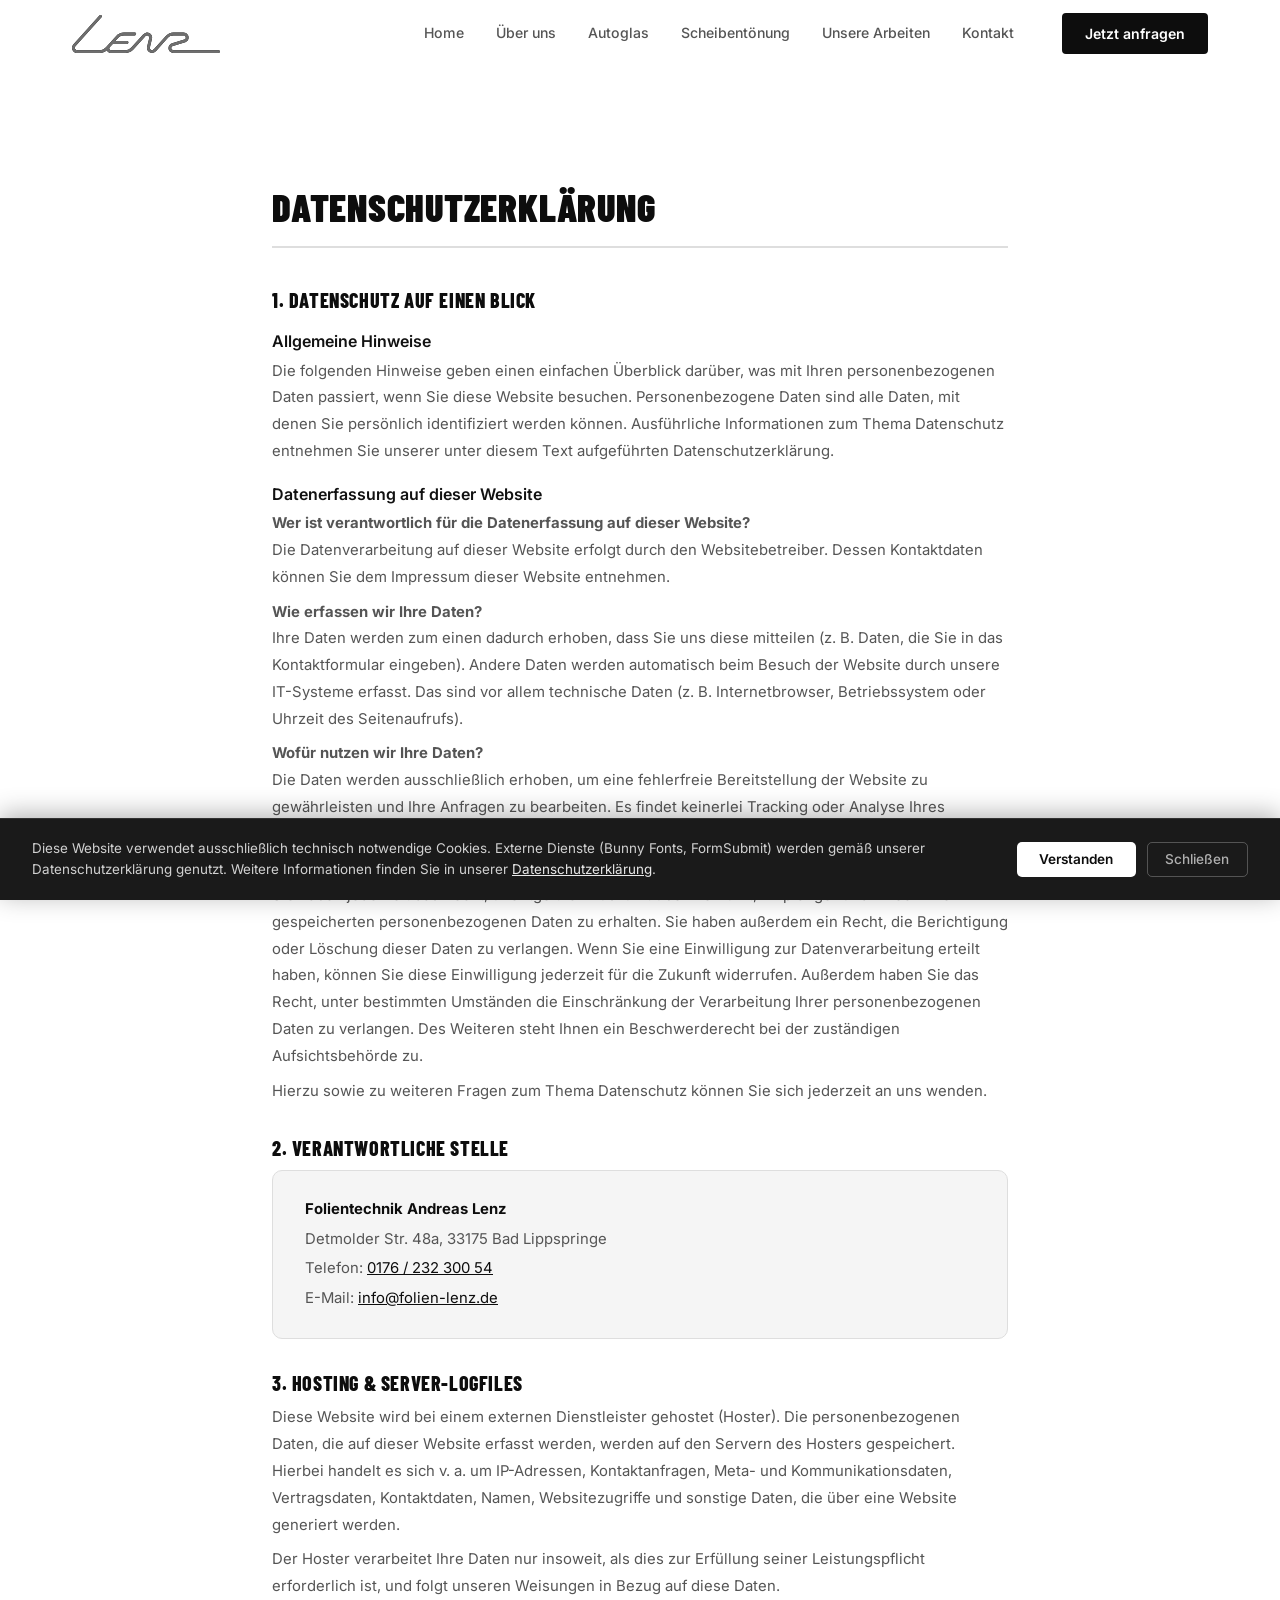
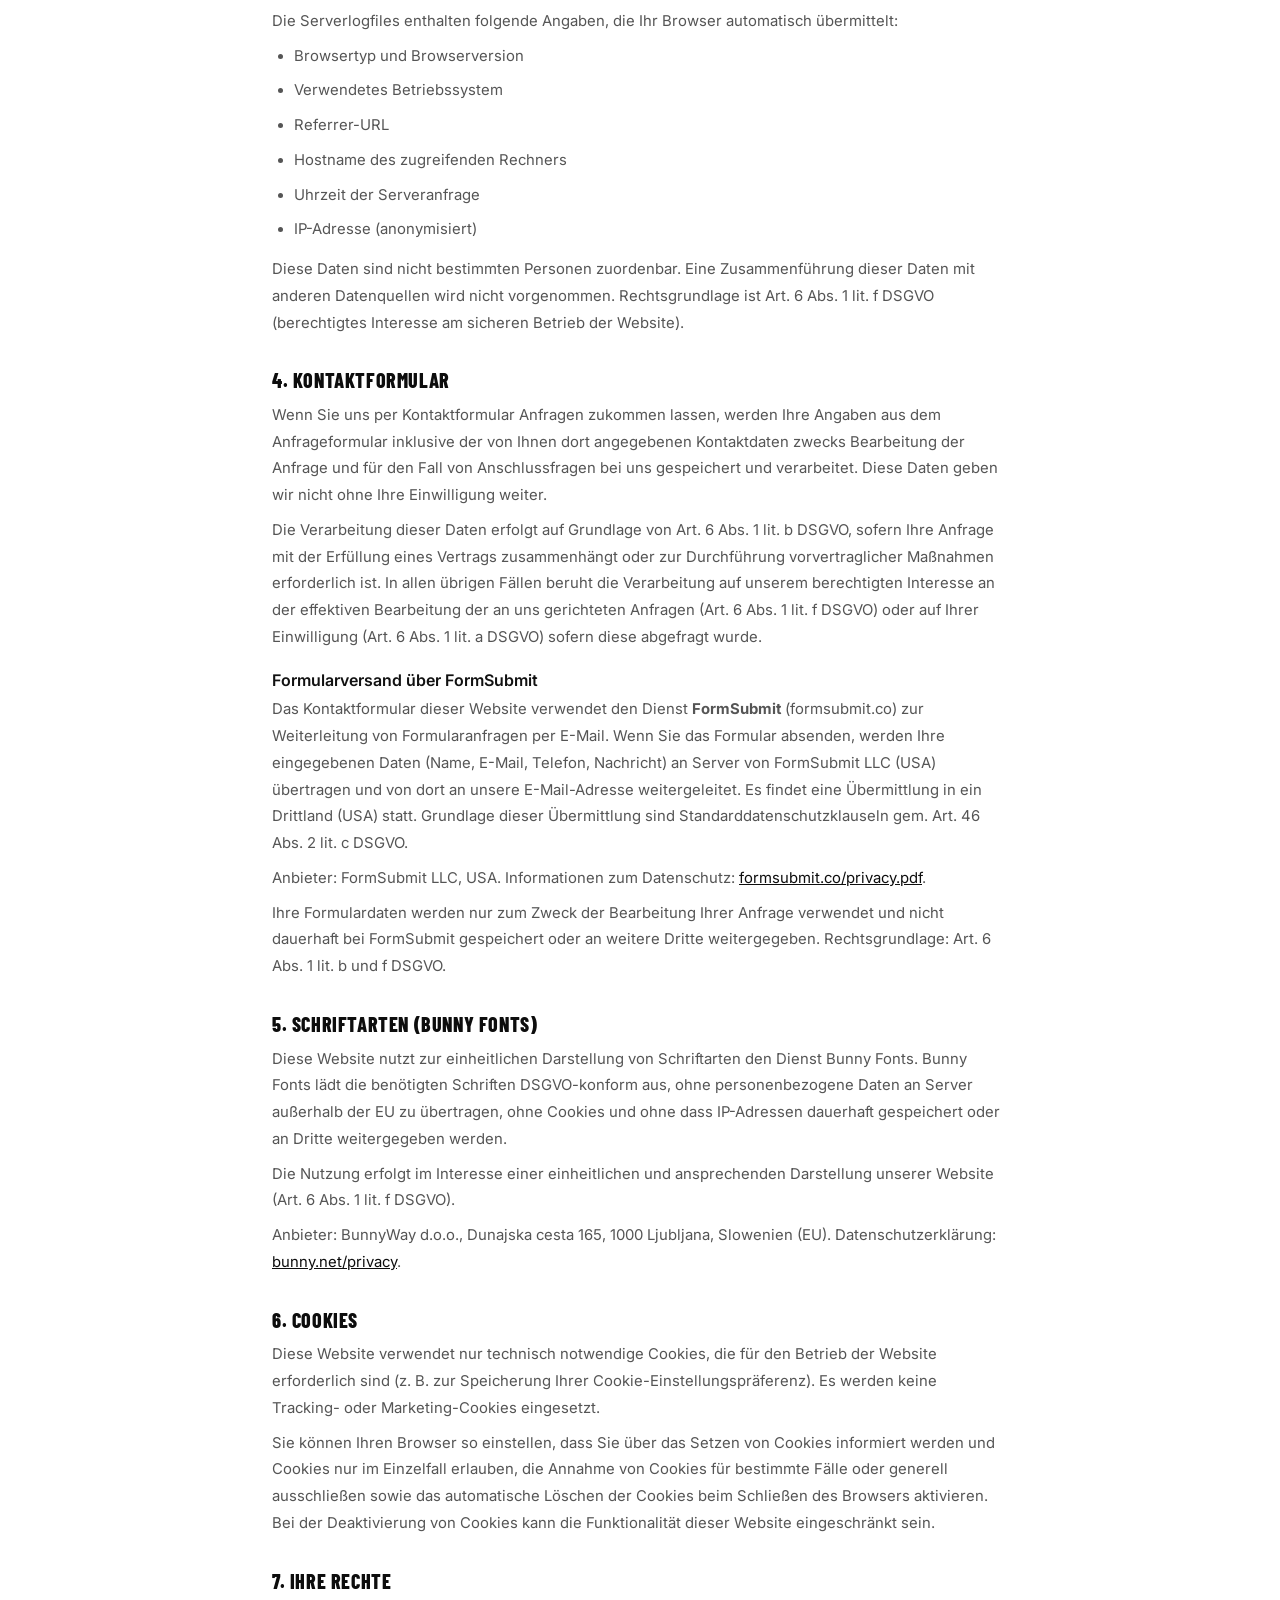
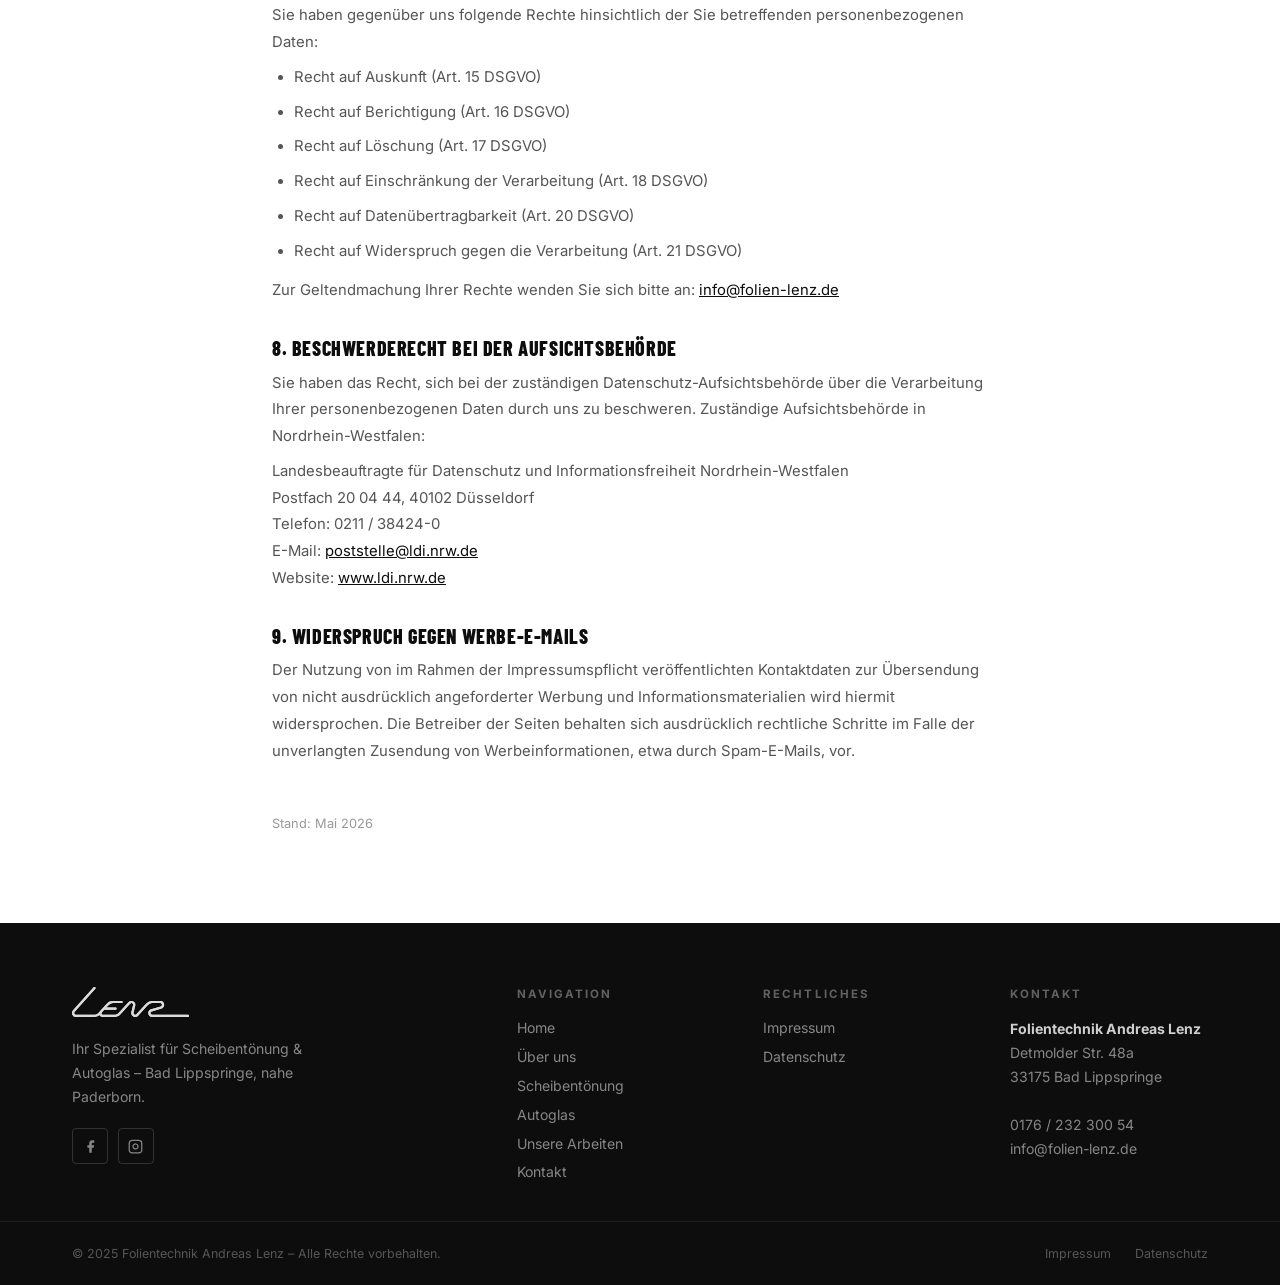
<file: datenschutz.html>
<!DOCTYPE html>
<html lang="de">
<head>
<meta charset="UTF-8">
<meta name="viewport" content="width=device-width, initial-scale=1.0">
<title>Datenschutzerklärung | Folien-Lenz Bad Lippspringe</title>
<meta name="description" content="Datenschutzerklärung von Folientechnik Andreas Lenz – Informationen zur Verarbeitung personenbezogener Daten gemäß DSGVO.">
<meta name="robots" content="noindex, follow">
<link rel="canonical" href="https://www.autoglas-lenz.de/datenschutz.html">
<meta property="og:title" content="Datenschutzerklärung | Folien-Lenz Bad Lippspringe">
<meta property="og:description" content="Datenschutzerklärung von Folientechnik Andreas Lenz – Informationen zur Verarbeitung personenbezogener Daten gemäß DSGVO.">
<meta property="og:url" content="https://www.autoglas-lenz.de/datenschutz.html">
<meta property="og:type" content="website">
<meta property="og:locale" content="de_DE">
<meta property="og:image" content="https://www.autoglas-lenz.de/og-image.jpg">
<meta name="twitter:card" content="summary_large_image">
<meta name="twitter:title" content="Datenschutzerklärung | Folien-Lenz Bad Lippspringe">
<meta name="twitter:description" content="Datenschutzerklärung von Folientechnik Andreas Lenz gemäß DSGVO.">
<meta name="twitter:image" content="https://www.autoglas-lenz.de/og-image.jpg">
<link rel="icon" href="/favicon.ico">
<link rel="apple-touch-icon" href="/apple-touch-icon.png">
<link rel="preconnect" href="https://fonts.bunny.net">
<link rel="preconnect" href="https://fonts.bunny.net" crossorigin>
<link href="https://fonts.bunny.net/css2?family=Barlow+Condensed:wght@600;700;800;900&family=Inter:wght@300;400;500;600&display=swap" rel="stylesheet">
<link rel="stylesheet" href="styles.css">
<style>
.legal-page {
  max-width: 800px;
  margin: 0 auto;
  padding: calc(var(--nav-h) + 3rem) 2rem 5rem;
}
.legal-page h1 {
  font-family: var(--font-h);
  font-size: 2.4rem;
  font-weight: 900;
  text-transform: uppercase;
  color: var(--dark);
  margin-bottom: 2.5rem;
  letter-spacing: .02em;
  border-bottom: 2px solid var(--border);
  padding-bottom: 1rem;
}
.legal-page h2 {
  font-family: var(--font-h);
  font-size: 1.25rem;
  font-weight: 800;
  text-transform: uppercase;
  color: var(--dark);
  margin: 2rem 0 .6rem;
  letter-spacing: .03em;
}
.legal-page h3 {
  font-size: 1rem;
  font-weight: 600;
  color: var(--text);
  margin: 1.2rem 0 .4rem;
}
.legal-page p, .legal-page address, .legal-page li {
  font-size: .93rem;
  color: var(--text-mid);
  line-height: 1.8;
  margin-bottom: .5rem;
}
.legal-page ul { padding-left: 1.4rem; margin-bottom: .8rem; }
.legal-page a { color: var(--dark); text-decoration: underline; }
.legal-page a:hover { color: var(--accent-hover); }
.legal-contact-box {
  background: var(--bg);
  border: 1px solid var(--border);
  border-radius: 10px;
  padding: 1.5rem 2rem;
  margin-bottom: 2rem;
}
.legal-contact-box p { margin: 0; line-height: 2; }
.legal-contact-box strong { color: var(--dark); }
</style>
</head>
<body>

<nav id="nav" role="navigation" aria-label="Hauptnavigation">
  <div class="nav-inner">
    <a href="index.html" class="nav-logo-link">
      <img src="logo_footer.svg" alt="Folien-Lenz Logo" class="nav-logo-img">
    </a>
    <ul class="nav-links" role="list">
      <li><a href="index.html">Home</a></li>
      <li><a href="ueber-uns.html">Über uns</a></li>
      <li><a href="autoglas.html">Autoglas</a></li>
      <li><a href="scheibentoenung.html">Scheibentönung</a></li>
      <li><a href="unsere-arbeiten.html">Unsere Arbeiten</a></li>
      <li><a href="kontakt.html">Kontakt</a></li>
    </ul>
    <a href="kontakt.html" class="nav-cta">Jetzt anfragen</a>
    <div class="hamburger" id="hamburger"><span></span><span></span><span></span></div>
  </div>
</nav>
<div id="drawer-overlay"></div>
<div id="mobile-drawer" role="dialog" aria-label="Mobilmenü" aria-modal="true">
  <div class="drawer-header">
    <img src="logo_footer.svg" alt="Folien-Lenz" class="drawer-logo">
    <button class="drawer-close" id="drawer-close" aria-label="Menü schließen">
      <svg width="18" height="18" viewBox="0 0 24 24" fill="none" stroke="currentColor" stroke-width="2.5"><line x1="18" y1="6" x2="6" y2="18"/><line x1="6" y1="6" x2="18" y2="18"/></svg>
    </button>
  </div>
  <nav class="drawer-nav">
    <a href="index.html">Home</a>
    <a href="ueber-uns.html">Über uns</a>
    <a href="autoglas.html">Autoglas</a>
    <a href="scheibentoenung.html">Scheibentönung</a>
    <a href="unsere-arbeiten.html">Unsere Arbeiten</a>
    <a href="kontakt.html">Kontakt</a>
  </nav>
  <div class="drawer-footer">
    <a href="tel:+4917623230054" class="drawer-call">
      <svg width="15" height="15" viewBox="0 0 24 24" fill="none" stroke="currentColor" stroke-width="2"><path d="M22 16.92v3a2 2 0 01-2.18 2 19.79 19.79 0 01-8.63-3.07A19.5 19.5 0 013.07 9.81 19.79 19.79 0 01.07 1.18 2 2 0 012.03 0h3a2 2 0 012 1.72c.127.96.361 1.903.7 2.81a2 2 0 01-.45 2.11L6.09 7.91a16 16 0 006 6l1.27-1.27a2 2 0 012.11-.45c.907.339 1.85.573 2.81.7A2 2 0 0122 16z"/></svg>
      0176 / 232 300 54
    </a>
    <a href="kontakt.html" class="drawer-cta-link">Jetzt anfragen</a>
  </div>
</div>

<main id="main-content">
<div class="legal-page">

  <h1>Datenschutzerklärung</h1>

  <h2>1. Datenschutz auf einen Blick</h2>

  <h3>Allgemeine Hinweise</h3>
  <p>Die folgenden Hinweise geben einen einfachen Überblick darüber, was mit Ihren personenbezogenen Daten passiert, wenn Sie diese Website besuchen. Personenbezogene Daten sind alle Daten, mit denen Sie persönlich identifiziert werden können. Ausführliche Informationen zum Thema Datenschutz entnehmen Sie unserer unter diesem Text aufgeführten Datenschutzerklärung.</p>

  <h3>Datenerfassung auf dieser Website</h3>
  <p><strong>Wer ist verantwortlich für die Datenerfassung auf dieser Website?</strong><br>
  Die Datenverarbeitung auf dieser Website erfolgt durch den Websitebetreiber. Dessen Kontaktdaten können Sie dem Impressum dieser Website entnehmen.</p>
  <p><strong>Wie erfassen wir Ihre Daten?</strong><br>
  Ihre Daten werden zum einen dadurch erhoben, dass Sie uns diese mitteilen (z.&nbsp;B. Daten, die Sie in das Kontaktformular eingeben). Andere Daten werden automatisch beim Besuch der Website durch unsere IT-Systeme erfasst. Das sind vor allem technische Daten (z.&nbsp;B. Internetbrowser, Betriebssystem oder Uhrzeit des Seitenaufrufs).</p>
  <p><strong>Wofür nutzen wir Ihre Daten?</strong><br>
  Die Daten werden ausschließlich erhoben, um eine fehlerfreie Bereitstellung der Website zu gewährleisten und Ihre Anfragen zu bearbeiten. Es findet keinerlei Tracking oder Analyse Ihres Nutzerverhaltens statt.</p>
  <p><strong>Welche Rechte haben Sie bezüglich Ihrer Daten?</strong><br>
  Sie haben jederzeit das Recht, unentgeltlich Auskunft über Herkunft, Empfänger und Zweck Ihrer gespeicherten personenbezogenen Daten zu erhalten. Sie haben außerdem ein Recht, die Berichtigung oder Löschung dieser Daten zu verlangen. Wenn Sie eine Einwilligung zur Datenverarbeitung erteilt haben, können Sie diese Einwilligung jederzeit für die Zukunft widerrufen. Außerdem haben Sie das Recht, unter bestimmten Umständen die Einschränkung der Verarbeitung Ihrer personenbezogenen Daten zu verlangen. Des Weiteren steht Ihnen ein Beschwerderecht bei der zuständigen Aufsichtsbehörde zu.</p>
  <p>Hierzu sowie zu weiteren Fragen zum Thema Datenschutz können Sie sich jederzeit an uns wenden.</p>

  <h2>2. Verantwortliche Stelle</h2>
  <div class="legal-contact-box">
    <p><strong>Folientechnik Andreas Lenz</strong></p>
    <p>Detmolder Str. 48a, 33175 Bad Lippspringe</p>
    <p>Telefon: <a href="tel:+4917623230054">0176 / 232 300 54</a></p>
    <p>E-Mail: <a href="mailto:info@folien-lenz.de">info@folien-lenz.de</a></p>
  </div>

  <h2>3. Hosting &amp; Server-Logfiles</h2>
  <p>Diese Website wird bei einem externen Dienstleister gehostet (Hoster). Die personenbezogenen Daten, die auf dieser Website erfasst werden, werden auf den Servern des Hosters gespeichert. Hierbei handelt es sich v.&nbsp;a. um IP-Adressen, Kontaktanfragen, Meta- und Kommunikationsdaten, Vertragsdaten, Kontaktdaten, Namen, Websitezugriffe und sonstige Daten, die über eine Website generiert werden.</p>
  <p>Der Hoster verarbeitet Ihre Daten nur insoweit, als dies zur Erfüllung seiner Leistungspflicht erforderlich ist, und folgt unseren Weisungen in Bezug auf diese Daten.</p>
  <p>Die Serverlogfiles enthalten folgende Angaben, die Ihr Browser automatisch übermittelt:</p>
  <ul>
    <li>Browsertyp und Browserversion</li>
    <li>Verwendetes Betriebssystem</li>
    <li>Referrer-URL</li>
    <li>Hostname des zugreifenden Rechners</li>
    <li>Uhrzeit der Serveranfrage</li>
    <li>IP-Adresse (anonymisiert)</li>
  </ul>
  <p>Diese Daten sind nicht bestimmten Personen zuordenbar. Eine Zusammenführung dieser Daten mit anderen Datenquellen wird nicht vorgenommen. Rechtsgrundlage ist Art. 6 Abs. 1 lit. f DSGVO (berechtigtes Interesse am sicheren Betrieb der Website).</p>

  <h2>4. Kontaktformular</h2>
  <p>Wenn Sie uns per Kontaktformular Anfragen zukommen lassen, werden Ihre Angaben aus dem Anfrageformular inklusive der von Ihnen dort angegebenen Kontaktdaten zwecks Bearbeitung der Anfrage und für den Fall von Anschlussfragen bei uns gespeichert und verarbeitet. Diese Daten geben wir nicht ohne Ihre Einwilligung weiter.</p>
  <p>Die Verarbeitung dieser Daten erfolgt auf Grundlage von Art. 6 Abs. 1 lit. b DSGVO, sofern Ihre Anfrage mit der Erfüllung eines Vertrags zusammenhängt oder zur Durchführung vorvertraglicher Maßnahmen erforderlich ist. In allen übrigen Fällen beruht die Verarbeitung auf unserem berechtigten Interesse an der effektiven Bearbeitung der an uns gerichteten Anfragen (Art. 6 Abs. 1 lit. f DSGVO) oder auf Ihrer Einwilligung (Art. 6 Abs. 1 lit. a DSGVO) sofern diese abgefragt wurde.</p>

  <h3>Formularversand über FormSubmit</h3>
  <p>Das Kontaktformular dieser Website verwendet den Dienst <strong>FormSubmit</strong> (formsubmit.co) zur Weiterleitung von Formularanfragen per E-Mail. Wenn Sie das Formular absenden, werden Ihre eingegebenen Daten (Name, E-Mail, Telefon, Nachricht) an Server von FormSubmit LLC (USA) übertragen und von dort an unsere E-Mail-Adresse weitergeleitet. Es findet eine Übermittlung in ein Drittland (USA) statt. Grundlage dieser Übermittlung sind Standarddatenschutzklauseln gem. Art. 46 Abs. 2 lit. c DSGVO.</p>
  <p>Anbieter: FormSubmit LLC, USA. Informationen zum Datenschutz: <a href="https://formsubmit.co/privacy.pdf" target="_blank" rel="noopener noreferrer">formsubmit.co/privacy.pdf</a>.</p>
  <p>Ihre Formulardaten werden nur zum Zweck der Bearbeitung Ihrer Anfrage verwendet und nicht dauerhaft bei FormSubmit gespeichert oder an weitere Dritte weitergegeben. Rechtsgrundlage: Art. 6 Abs. 1 lit. b und f DSGVO.</p>

  <h2>5. Schriftarten (Bunny Fonts)</h2>
  <p>Diese Website nutzt zur einheitlichen Darstellung von Schriftarten den Dienst Bunny Fonts. Bunny Fonts lädt die benötigten Schriften DSGVO-konform aus, ohne personenbezogene Daten an Server außerhalb der EU zu übertragen, ohne Cookies und ohne dass IP-Adressen dauerhaft gespeichert oder an Dritte weitergegeben werden.</p>
  <p>Die Nutzung erfolgt im Interesse einer einheitlichen und ansprechenden Darstellung unserer Website (Art. 6 Abs. 1 lit. f DSGVO).</p>
  <p>Anbieter: BunnyWay d.o.o., Dunajska cesta 165, 1000 Ljubljana, Slowenien (EU). Datenschutzerklärung: <a href="https://bunny.net/privacy" target="_blank" rel="noopener noreferrer">bunny.net/privacy</a>.</p>

  <h2>6. Cookies</h2>
  <p>Diese Website verwendet nur technisch notwendige Cookies, die für den Betrieb der Website erforderlich sind (z.&nbsp;B. zur Speicherung Ihrer Cookie-Einstellungspräferenz). Es werden keine Tracking- oder Marketing-Cookies eingesetzt.</p>
  <p>Sie können Ihren Browser so einstellen, dass Sie über das Setzen von Cookies informiert werden und Cookies nur im Einzelfall erlauben, die Annahme von Cookies für bestimmte Fälle oder generell ausschließen sowie das automatische Löschen der Cookies beim Schließen des Browsers aktivieren. Bei der Deaktivierung von Cookies kann die Funktionalität dieser Website eingeschränkt sein.</p>

  <h2>7. Ihre Rechte</h2>
  <p>Sie haben gegenüber uns folgende Rechte hinsichtlich der Sie betreffenden personenbezogenen Daten:</p>
  <ul>
    <li>Recht auf Auskunft (Art. 15 DSGVO)</li>
    <li>Recht auf Berichtigung (Art. 16 DSGVO)</li>
    <li>Recht auf Löschung (Art. 17 DSGVO)</li>
    <li>Recht auf Einschränkung der Verarbeitung (Art. 18 DSGVO)</li>
    <li>Recht auf Datenübertragbarkeit (Art. 20 DSGVO)</li>
    <li>Recht auf Widerspruch gegen die Verarbeitung (Art. 21 DSGVO)</li>
  </ul>
  <p>Zur Geltendmachung Ihrer Rechte wenden Sie sich bitte an: <a href="mailto:info@folien-lenz.de">info@folien-lenz.de</a></p>

  <h2>8. Beschwerderecht bei der Aufsichtsbehörde</h2>
  <p>Sie haben das Recht, sich bei der zuständigen Datenschutz-Aufsichtsbehörde über die Verarbeitung Ihrer personenbezogenen Daten durch uns zu beschweren. Zuständige Aufsichtsbehörde in Nordrhein-Westfalen:</p>
  <p>Landesbeauftragte für Datenschutz und Informationsfreiheit Nordrhein-Westfalen<br>
  Postfach 20 04 44, 40102 Düsseldorf<br>
  Telefon: 0211 / 38424-0<br>
  E-Mail: <a href="mailto:poststelle@ldi.nrw.de">poststelle@ldi.nrw.de</a><br>
  Website: <a href="https://www.ldi.nrw.de" target="_blank" rel="noopener noreferrer">www.ldi.nrw.de</a></p>

  <h2>9. Widerspruch gegen Werbe-E-Mails</h2>
  <p>Der Nutzung von im Rahmen der Impressumspflicht veröffentlichten Kontaktdaten zur Übersendung von nicht ausdrücklich angeforderter Werbung und Informationsmaterialien wird hiermit widersprochen. Die Betreiber der Seiten behalten sich ausdrücklich rechtliche Schritte im Falle der unverlangten Zusendung von Werbeinformationen, etwa durch Spam-E-Mails, vor.</p>

  <p style="margin-top:3rem;font-size:.8rem;color:var(--text-light)">Stand: Mai 2026</p>

</div>
</main>

<!-- Footer -->
<footer role="contentinfo">
  <div class="footer-main">
    <div class="container">
      <div class="footer-grid">
        <div class="footer-brand">
          <a href="index.html" class="footer-logo-link"><img src="logo_footer.svg" alt="Folien-Lenz" class="footer-logo-img"></a>
          <p>Ihr Spezialist für Scheibentönung &amp; Autoglas – Bad Lippspringe, nahe Paderborn.</p>
          <div class="footer-social">
            <a href="https://www.facebook.com/folienlenz/" target="_blank" rel="noopener" aria-label="Facebook"><svg width="15" height="15" viewBox="0 0 24 24" fill="currentColor"><path d="M18 2h-3a5 5 0 00-5 5v3H7v4h3v8h4v-8h3l1-4h-4V7a1 1 0 011-1h3z"/></svg></a>
            <a href="https://www.instagram.com/folienlenz/" target="_blank" rel="noopener" aria-label="Instagram"><svg width="15" height="15" viewBox="0 0 24 24" fill="none" stroke="currentColor" stroke-width="2"><rect x="2" y="2" width="20" height="20" rx="5"/><path d="M16 11.37A4 4 0 1112.63 8 4 4 0 0116 11.37z"/><line x1="17.5" y1="6.5" x2="17.51" y2="6.5"/></svg></a>
          </div>
        </div>
        <div class="footer-col">
          <h4>Navigation</h4>
          <ul>
            <li><a href="index.html">Home</a></li>
            <li><a href="ueber-uns.html">Über uns</a></li>
            <li><a href="scheibentoenung.html">Scheibentönung</a></li>
            <li><a href="autoglas.html">Autoglas</a></li>
            <li><a href="unsere-arbeiten.html">Unsere Arbeiten</a></li>
            <li><a href="kontakt.html">Kontakt</a></li>
          </ul>
        </div>
        <div class="footer-col">
          <h4>Rechtliches</h4>
          <ul>
            <li><a href="impressum.html">Impressum</a></li>
            <li><a href="datenschutz.html">Datenschutz</a></li>
          </ul>
        </div>
        <div class="footer-col">
          <h4>Kontakt</h4>
          <address>
            <strong>Folientechnik Andreas Lenz</strong><br>
            Detmolder Str. 48a<br>
            33175 Bad Lippspringe<br><br>
            <a href="tel:+4917623230054" style="text-decoration:none;color:inherit;transition:color .2s">0176 / 232 300 54</a><br>
            <a href="mailto:info@folien-lenz.de" style="text-decoration:none;color:inherit;transition:color .2s">info@folien-lenz.de</a>
          </address>
        </div>
      </div>
    </div>
  </div>
  <div class="footer-bottom">
    <div class="container" style="display:flex;align-items:center;justify-content:space-between;flex-wrap:wrap;gap:1rem;width:100%">
      <p>© 2025 Folientechnik Andreas Lenz – Alle Rechte vorbehalten.</p>
      <div class="footer-bottom-links">
        <a href="impressum.html">Impressum</a>
        <a href="datenschutz.html">Datenschutz</a>
      </div>
    </div>
  </div>
</footer>

<script>
const nav=document.getElementById('nav');
const ham=document.getElementById('hamburger');
const drawer=document.getElementById('mobile-drawer');
const drawerOverlay=document.getElementById('drawer-overlay'),drawerClose=document.getElementById('drawer-close');
function openDrawer(){ham.classList.add('open');drawer.classList.add('open');drawerOverlay.classList.add('open');document.body.style.overflow='hidden';}
function closeDrawer(){ham.classList.remove('open');drawer.classList.remove('open');drawerOverlay.classList.remove('open');document.body.style.overflow='';}
window.addEventListener('scroll',()=>nav.classList.toggle('scrolled',window.scrollY>50),{passive:true});
ham.addEventListener('click',()=>{ham.classList.contains('open')?closeDrawer():openDrawer();});
drawerClose.addEventListener('click',closeDrawer);
drawerOverlay.addEventListener('click',closeDrawer);
drawer.querySelectorAll('.drawer-nav a').forEach(a=>a.addEventListener('click',closeDrawer));
</script>
<!-- Cookie Banner -->
<div id="cookie-banner" role="dialog" aria-label="Cookie-Hinweis">
  <p>Diese Website verwendet ausschließlich technisch notwendige Cookies. Externe Dienste (Bunny Fonts, FormSubmit) werden gemäß unserer Datenschutzerklärung genutzt. Weitere Informationen finden Sie in unserer <a href="datenschutz.html">Datenschutzerklärung</a>.</p>
  <div class="cookie-btn-row">
    <button class="cookie-accept" id="cookie-accept">Verstanden</button>
    <button class="cookie-decline" id="cookie-decline">Schließen</button>
  </div>
</div>
<script>
(function(){
  if(!localStorage.getItem("bannerOk")){
    setTimeout(()=>document.getElementById("cookie-banner").classList.add("show"),600);
  }
  function close(){document.getElementById("cookie-banner").classList.remove("show");localStorage.setItem("bannerOk","1");}
  document.getElementById("cookie-accept").addEventListener("click",close);
  document.getElementById("cookie-decline").addEventListener("click",close);
})();
</script>
</body>
</html>
</file>
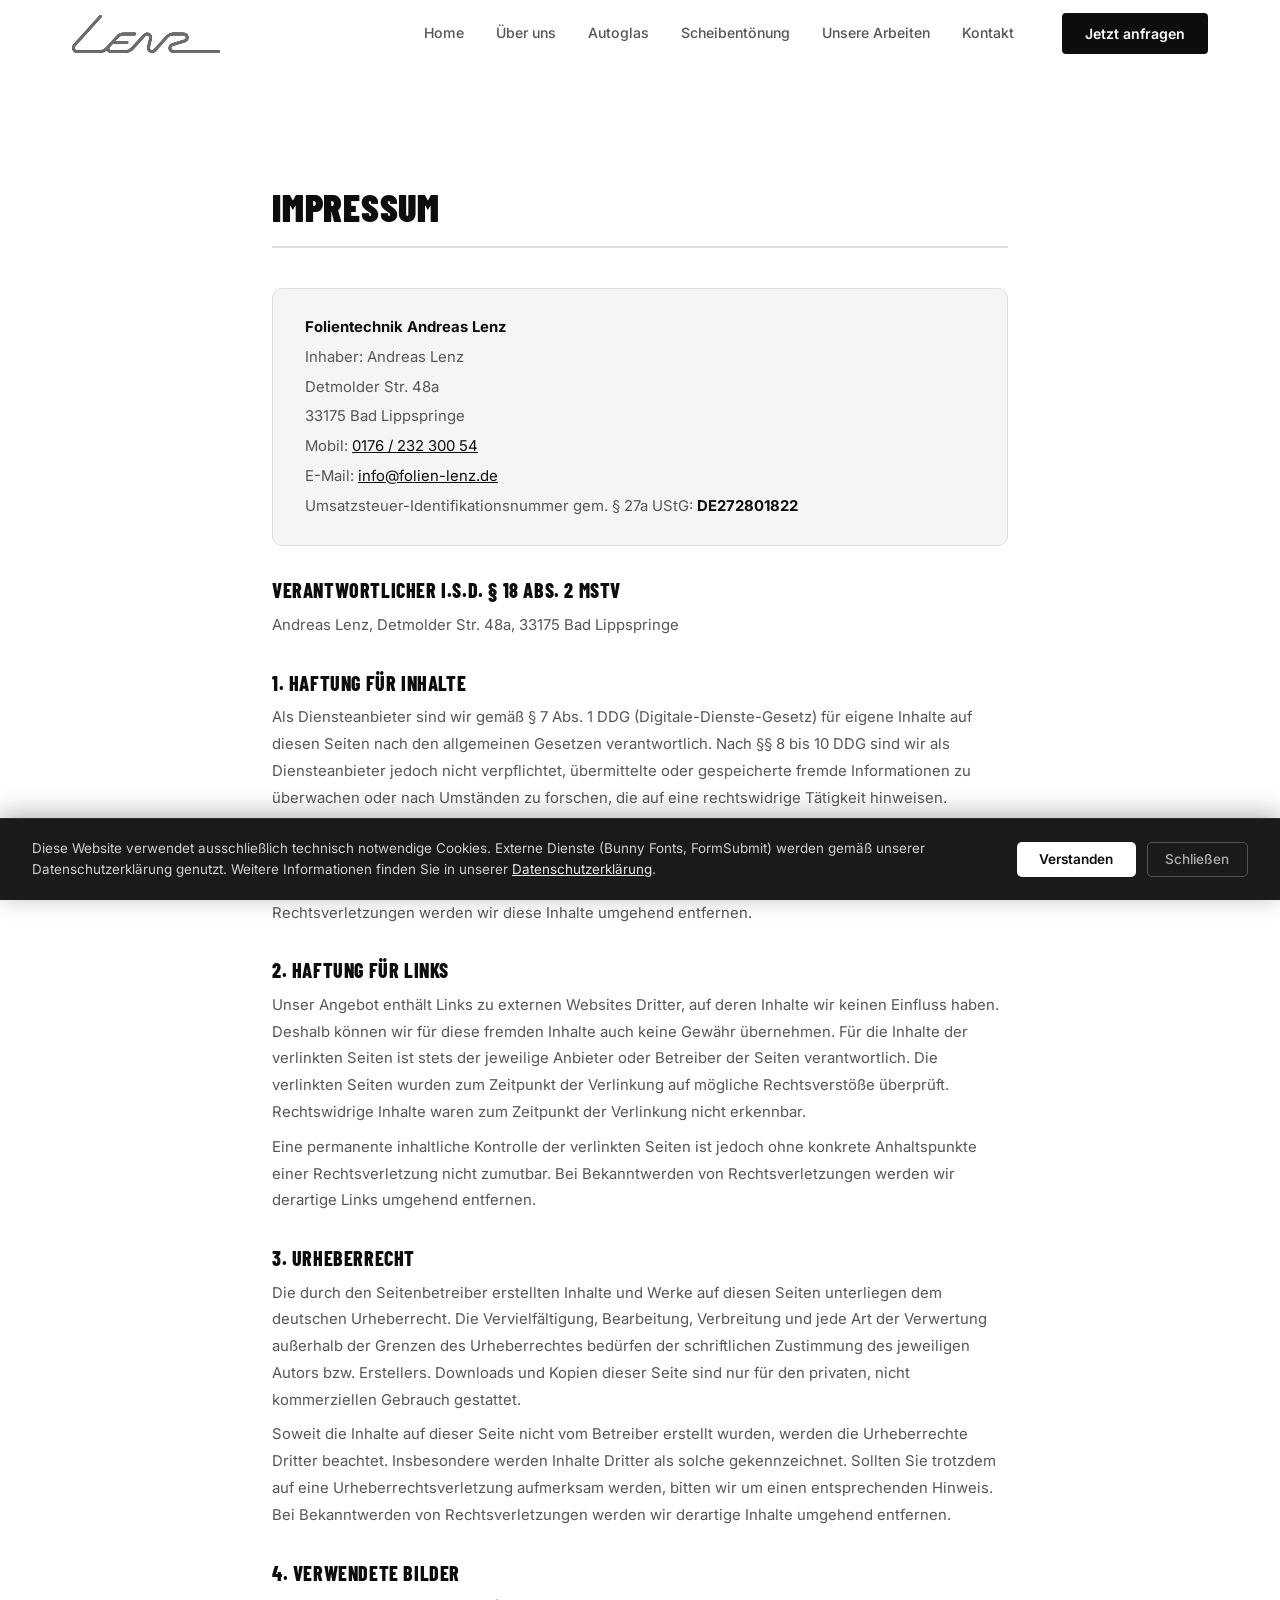
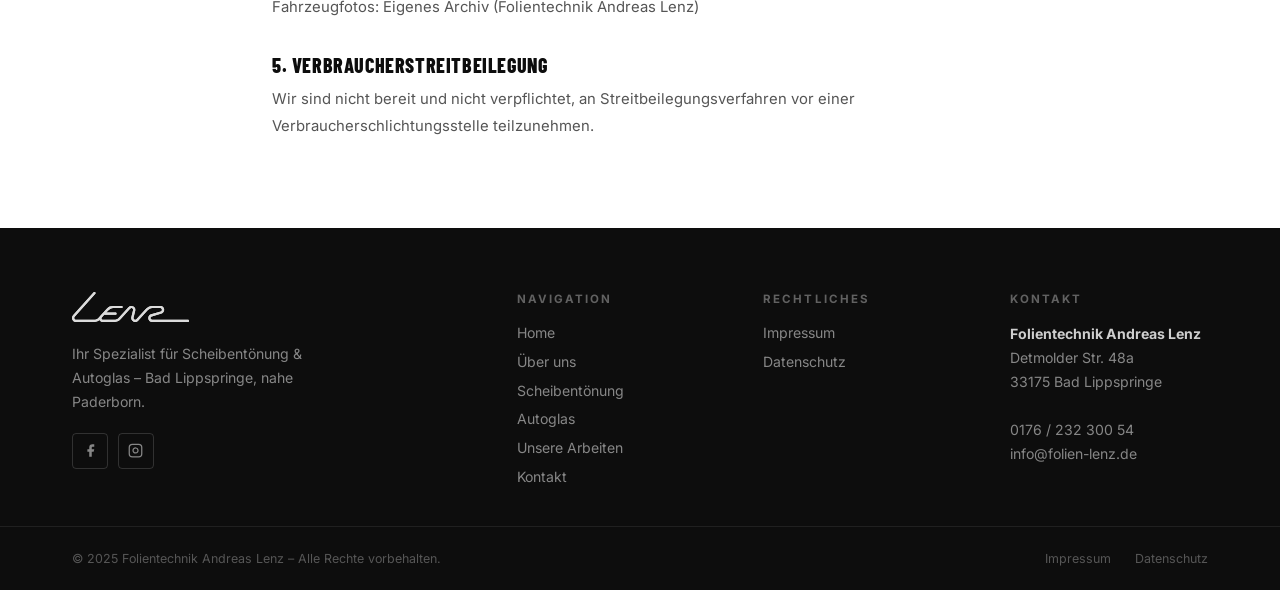
<file: impressum.html>
<!DOCTYPE html>
<html lang="de">
<head>
<meta charset="UTF-8">
<meta name="viewport" content="width=device-width, initial-scale=1.0">
<title>Impressum | Folientechnik Andreas Lenz – Folien-Lenz Bad Lippspringe</title>
<meta name="description" content="Impressum von Folientechnik Andreas Lenz – Scheibentönung & Autoglas Bad Lippspringe.">
<meta name="robots" content="noindex, follow">
<link rel="canonical" href="https://www.autoglas-lenz.de/impressum.html">
<meta property="og:title" content="Impressum | Folientechnik Andreas Lenz – Folien-Lenz Bad Lippspringe">
<meta property="og:description" content="Impressum von Folientechnik Andreas Lenz – Scheibentönung & Autoglas Bad Lippspringe.">
<meta property="og:url" content="https://www.autoglas-lenz.de/impressum.html">
<meta property="og:type" content="website">
<meta property="og:locale" content="de_DE">
<meta property="og:image" content="https://www.autoglas-lenz.de/og-image.jpg">
<meta name="twitter:card" content="summary_large_image">
<meta name="twitter:title" content="Impressum | Folientechnik Andreas Lenz">
<meta name="twitter:description" content="Impressum von Folientechnik Andreas Lenz – Scheibentönung & Autoglas Bad Lippspringe.">
<meta name="twitter:image" content="https://www.autoglas-lenz.de/og-image.jpg">
<link rel="icon" href="/favicon.ico">
<link rel="apple-touch-icon" href="/apple-touch-icon.png">
<link rel="preconnect" href="https://fonts.bunny.net">
<link rel="preconnect" href="https://fonts.bunny.net" crossorigin>
<link href="https://fonts.bunny.net/css2?family=Barlow+Condensed:wght@600;700;800;900&family=Inter:wght@300;400;500;600&display=swap" rel="stylesheet">
<link rel="stylesheet" href="styles.css">
<style>
.legal-page {
  max-width: 800px;
  margin: 0 auto;
  padding: calc(var(--nav-h) + 3rem) 2rem 5rem;
}
.legal-page h1 {
  font-family: var(--font-h);
  font-size: 2.4rem;
  font-weight: 900;
  text-transform: uppercase;
  color: var(--dark);
  margin-bottom: 2.5rem;
  letter-spacing: .02em;
  border-bottom: 2px solid var(--border);
  padding-bottom: 1rem;
}
.legal-page h2 {
  font-family: var(--font-h);
  font-size: 1.25rem;
  font-weight: 800;
  text-transform: uppercase;
  color: var(--dark);
  margin: 2rem 0 .6rem;
  letter-spacing: .03em;
}
.legal-page p, .legal-page address {
  font-size: .93rem;
  color: var(--text-mid);
  line-height: 1.8;
  margin-bottom: .5rem;
  font-style: normal;
}
.legal-page a { color: var(--dark); text-decoration: underline; }
.legal-page a:hover { color: var(--accent-hover); }
.legal-contact-box {
  background: var(--bg);
  border: 1px solid var(--border);
  border-radius: 10px;
  padding: 1.5rem 2rem;
  margin-bottom: 2rem;
}
.legal-contact-box p { margin: 0; line-height: 2; }
.legal-contact-box strong { color: var(--dark); }
</style>
</head>
<body>

<nav id="nav" role="navigation" aria-label="Hauptnavigation">
  <div class="nav-inner">
    <a href="index.html" class="nav-logo-link">
      <img src="logo_footer.svg" alt="Folien-Lenz Logo" class="nav-logo-img">
    </a>
    <ul class="nav-links" role="list">
      <li><a href="index.html">Home</a></li>
      <li><a href="ueber-uns.html">Über uns</a></li>
      <li><a href="autoglas.html">Autoglas</a></li>
      <li><a href="scheibentoenung.html">Scheibentönung</a></li>
      <li><a href="unsere-arbeiten.html">Unsere Arbeiten</a></li>
      <li><a href="kontakt.html">Kontakt</a></li>
    </ul>
    <a href="kontakt.html" class="nav-cta">Jetzt anfragen</a>
    <div class="hamburger" id="hamburger"><span></span><span></span><span></span></div>
  </div>
</nav>
<div id="drawer-overlay"></div>
<div id="mobile-drawer" role="dialog" aria-label="Mobilmenü" aria-modal="true">
  <div class="drawer-header">
    <img src="logo_footer.svg" alt="Folien-Lenz" class="drawer-logo">
    <button class="drawer-close" id="drawer-close" aria-label="Menü schließen">
      <svg width="18" height="18" viewBox="0 0 24 24" fill="none" stroke="currentColor" stroke-width="2.5"><line x1="18" y1="6" x2="6" y2="18"/><line x1="6" y1="6" x2="18" y2="18"/></svg>
    </button>
  </div>
  <nav class="drawer-nav">
    <a href="index.html">Home</a>
    <a href="ueber-uns.html">Über uns</a>
    <a href="autoglas.html">Autoglas</a>
    <a href="scheibentoenung.html">Scheibentönung</a>
    <a href="unsere-arbeiten.html">Unsere Arbeiten</a>
    <a href="kontakt.html">Kontakt</a>
  </nav>
  <div class="drawer-footer">
    <a href="tel:+4917623230054" class="drawer-call">
      <svg width="15" height="15" viewBox="0 0 24 24" fill="none" stroke="currentColor" stroke-width="2"><path d="M22 16.92v3a2 2 0 01-2.18 2 19.79 19.79 0 01-8.63-3.07A19.5 19.5 0 013.07 9.81 19.79 19.79 0 01.07 1.18 2 2 0 012.03 0h3a2 2 0 012 1.72c.127.96.361 1.903.7 2.81a2 2 0 01-.45 2.11L6.09 7.91a16 16 0 006 6l1.27-1.27a2 2 0 012.11-.45c.907.339 1.85.573 2.81.7A2 2 0 0122 16z"/></svg>
      0176 / 232 300 54
    </a>
    <a href="kontakt.html" class="drawer-cta-link">Jetzt anfragen</a>
  </div>
</div>

<main id="main-content">
<div class="legal-page">

  <h1>Impressum</h1>

  <div class="legal-contact-box">
    <p><strong>Folientechnik Andreas Lenz</strong></p>
    <p>Inhaber: Andreas Lenz</p>
    <p>Detmolder Str. 48a<br>33175 Bad Lippspringe</p>
    <p>Mobil: <a href="tel:+4917623230054">0176 / 232 300 54</a></p>
    <p>E-Mail: <a href="mailto:info@folien-lenz.de">info@folien-lenz.de</a></p>
    <p>Umsatzsteuer-Identifikationsnummer gem. § 27a UStG: <strong>DE272801822</strong></p>
  </div>

  <h2>Verantwortlicher i.S.d. § 18 Abs. 2 MStV</h2>
  <p>Andreas Lenz, Detmolder Str. 48a, 33175 Bad Lippspringe</p>

  <h2>1. Haftung für Inhalte</h2>
  <p>Als Diensteanbieter sind wir gemäß § 7 Abs. 1 DDG (Digitale-Dienste-Gesetz) für eigene Inhalte auf diesen Seiten nach den allgemeinen Gesetzen verantwortlich. Nach §§ 8 bis 10 DDG sind wir als Diensteanbieter jedoch nicht verpflichtet, übermittelte oder gespeicherte fremde Informationen zu überwachen oder nach Umständen zu forschen, die auf eine rechtswidrige Tätigkeit hinweisen.</p>
  <p>Verpflichtungen zur Entfernung oder Sperrung der Nutzung von Informationen nach den allgemeinen Gesetzen bleiben hiervon unberührt. Eine diesbezügliche Haftung ist jedoch erst ab dem Zeitpunkt der Kenntnis einer konkreten Rechtsverletzung möglich. Bei Bekanntwerden von entsprechenden Rechtsverletzungen werden wir diese Inhalte umgehend entfernen.</p>

  <h2>2. Haftung für Links</h2>
  <p>Unser Angebot enthält Links zu externen Websites Dritter, auf deren Inhalte wir keinen Einfluss haben. Deshalb können wir für diese fremden Inhalte auch keine Gewähr übernehmen. Für die Inhalte der verlinkten Seiten ist stets der jeweilige Anbieter oder Betreiber der Seiten verantwortlich. Die verlinkten Seiten wurden zum Zeitpunkt der Verlinkung auf mögliche Rechtsverstöße überprüft. Rechtswidrige Inhalte waren zum Zeitpunkt der Verlinkung nicht erkennbar.</p>
  <p>Eine permanente inhaltliche Kontrolle der verlinkten Seiten ist jedoch ohne konkrete Anhaltspunkte einer Rechtsverletzung nicht zumutbar. Bei Bekanntwerden von Rechtsverletzungen werden wir derartige Links umgehend entfernen.</p>

  <h2>3. Urheberrecht</h2>
  <p>Die durch den Seitenbetreiber erstellten Inhalte und Werke auf diesen Seiten unterliegen dem deutschen Urheberrecht. Die Vervielfältigung, Bearbeitung, Verbreitung und jede Art der Verwertung außerhalb der Grenzen des Urheberrechtes bedürfen der schriftlichen Zustimmung des jeweiligen Autors bzw. Erstellers. Downloads und Kopien dieser Seite sind nur für den privaten, nicht kommerziellen Gebrauch gestattet.</p>
  <p>Soweit die Inhalte auf dieser Seite nicht vom Betreiber erstellt wurden, werden die Urheberrechte Dritter beachtet. Insbesondere werden Inhalte Dritter als solche gekennzeichnet. Sollten Sie trotzdem auf eine Urheberrechtsverletzung aufmerksam werden, bitten wir um einen entsprechenden Hinweis. Bei Bekanntwerden von Rechtsverletzungen werden wir derartige Inhalte umgehend entfernen.</p>

  <h2>4. Verwendete Bilder</h2>
  <p>Fahrzeugfotos: Eigenes Archiv (Folientechnik Andreas Lenz)</p>

  <h2>5. Verbraucherstreitbeilegung</h2>
  <p>Wir sind nicht bereit und nicht verpflichtet, an Streitbeilegungsverfahren vor einer Verbraucherschlichtungsstelle teilzunehmen.</p>

</div>
</main>

<!-- Footer -->
<footer role="contentinfo">
  <div class="footer-main">
    <div class="container">
      <div class="footer-grid">
        <div class="footer-brand">
          <a href="index.html" class="footer-logo-link"><img src="logo_footer.svg" alt="Folien-Lenz" class="footer-logo-img"></a>
          <p>Ihr Spezialist für Scheibentönung &amp; Autoglas – Bad Lippspringe, nahe Paderborn.</p>
          <div class="footer-social">
            <a href="https://www.facebook.com/folienlenz/" target="_blank" rel="noopener" aria-label="Facebook"><svg width="15" height="15" viewBox="0 0 24 24" fill="currentColor"><path d="M18 2h-3a5 5 0 00-5 5v3H7v4h3v8h4v-8h3l1-4h-4V7a1 1 0 011-1h3z"/></svg></a>
            <a href="https://www.instagram.com/folienlenz/" target="_blank" rel="noopener" aria-label="Instagram"><svg width="15" height="15" viewBox="0 0 24 24" fill="none" stroke="currentColor" stroke-width="2"><rect x="2" y="2" width="20" height="20" rx="5"/><path d="M16 11.37A4 4 0 1112.63 8 4 4 0 0116 11.37z"/><line x1="17.5" y1="6.5" x2="17.51" y2="6.5"/></svg></a>
          </div>
        </div>
        <div class="footer-col">
          <h4>Navigation</h4>
          <ul>
            <li><a href="index.html">Home</a></li>
            <li><a href="ueber-uns.html">Über uns</a></li>
            <li><a href="scheibentoenung.html">Scheibentönung</a></li>
            <li><a href="autoglas.html">Autoglas</a></li>
            <li><a href="unsere-arbeiten.html">Unsere Arbeiten</a></li>
            <li><a href="kontakt.html">Kontakt</a></li>
          </ul>
        </div>
        <div class="footer-col">
          <h4>Rechtliches</h4>
          <ul>
            <li><a href="impressum.html">Impressum</a></li>
            <li><a href="datenschutz.html">Datenschutz</a></li>
          </ul>
        </div>
        <div class="footer-col">
          <h4>Kontakt</h4>
          <address>
            <strong>Folientechnik Andreas Lenz</strong><br>
            Detmolder Str. 48a<br>
            33175 Bad Lippspringe<br><br>
            <a href="tel:+4917623230054" style="text-decoration:none;color:inherit;transition:color .2s">0176 / 232 300 54</a><br>
            <a href="mailto:info@folien-lenz.de" style="text-decoration:none;color:inherit;transition:color .2s">info@folien-lenz.de</a>
          </address>
        </div>
      </div>
    </div>
  </div>
  <div class="footer-bottom">
    <div class="container" style="display:flex;align-items:center;justify-content:space-between;flex-wrap:wrap;gap:1rem;width:100%">
      <p>© 2025 Folientechnik Andreas Lenz – Alle Rechte vorbehalten.</p>
      <div class="footer-bottom-links">
        <a href="impressum.html">Impressum</a>
        <a href="datenschutz.html">Datenschutz</a>
      </div>
    </div>
  </div>
</footer>

<script>
const nav=document.getElementById('nav');
const ham=document.getElementById('hamburger');
const drawer=document.getElementById('mobile-drawer');
const drawerOverlay=document.getElementById('drawer-overlay'),drawerClose=document.getElementById('drawer-close');
function openDrawer(){ham.classList.add('open');drawer.classList.add('open');drawerOverlay.classList.add('open');document.body.style.overflow='hidden';}
function closeDrawer(){ham.classList.remove('open');drawer.classList.remove('open');drawerOverlay.classList.remove('open');document.body.style.overflow='';}
window.addEventListener('scroll',()=>nav.classList.toggle('scrolled',window.scrollY>50),{passive:true});
ham.addEventListener('click',()=>{ham.classList.contains('open')?closeDrawer():openDrawer();});
drawerClose.addEventListener('click',closeDrawer);
drawerOverlay.addEventListener('click',closeDrawer);
drawer.querySelectorAll('.drawer-nav a').forEach(a=>a.addEventListener('click',closeDrawer));
</script>
<!-- Cookie Banner -->
<div id="cookie-banner" role="dialog" aria-label="Cookie-Hinweis">
  <p>Diese Website verwendet ausschließlich technisch notwendige Cookies. Externe Dienste (Bunny Fonts, FormSubmit) werden gemäß unserer Datenschutzerklärung genutzt. Weitere Informationen finden Sie in unserer <a href="datenschutz.html">Datenschutzerklärung</a>.</p>
  <div class="cookie-btn-row">
    <button class="cookie-accept" id="cookie-accept">Verstanden</button>
    <button class="cookie-decline" id="cookie-decline">Schließen</button>
  </div>
</div>
<script>
(function(){
  if(!localStorage.getItem("bannerOk")){
    setTimeout(()=>document.getElementById("cookie-banner").classList.add("show"),600);
  }
  function close(){document.getElementById("cookie-banner").classList.remove("show");localStorage.setItem("bannerOk","1");}
  document.getElementById("cookie-accept").addEventListener("click",close);
  document.getElementById("cookie-decline").addEventListener("click",close);
})();
</script>
</body>
</html>
</file>
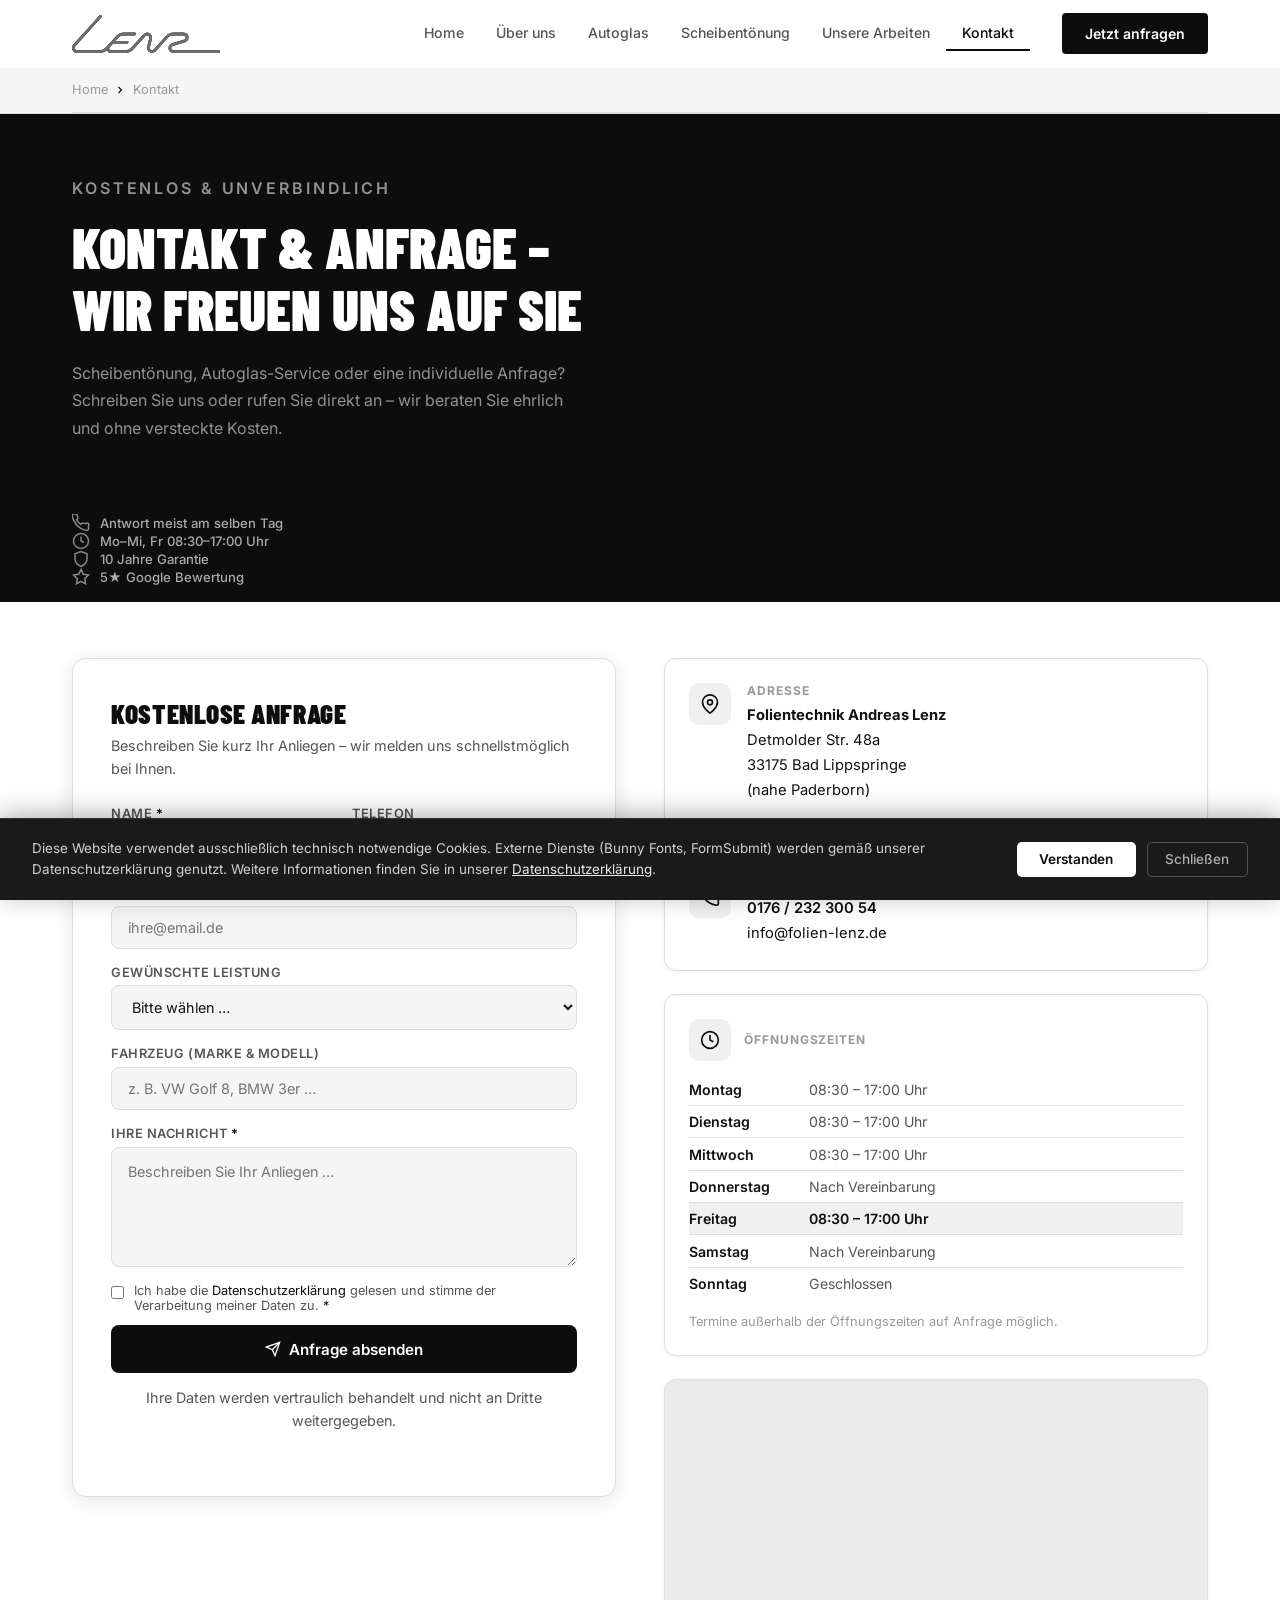
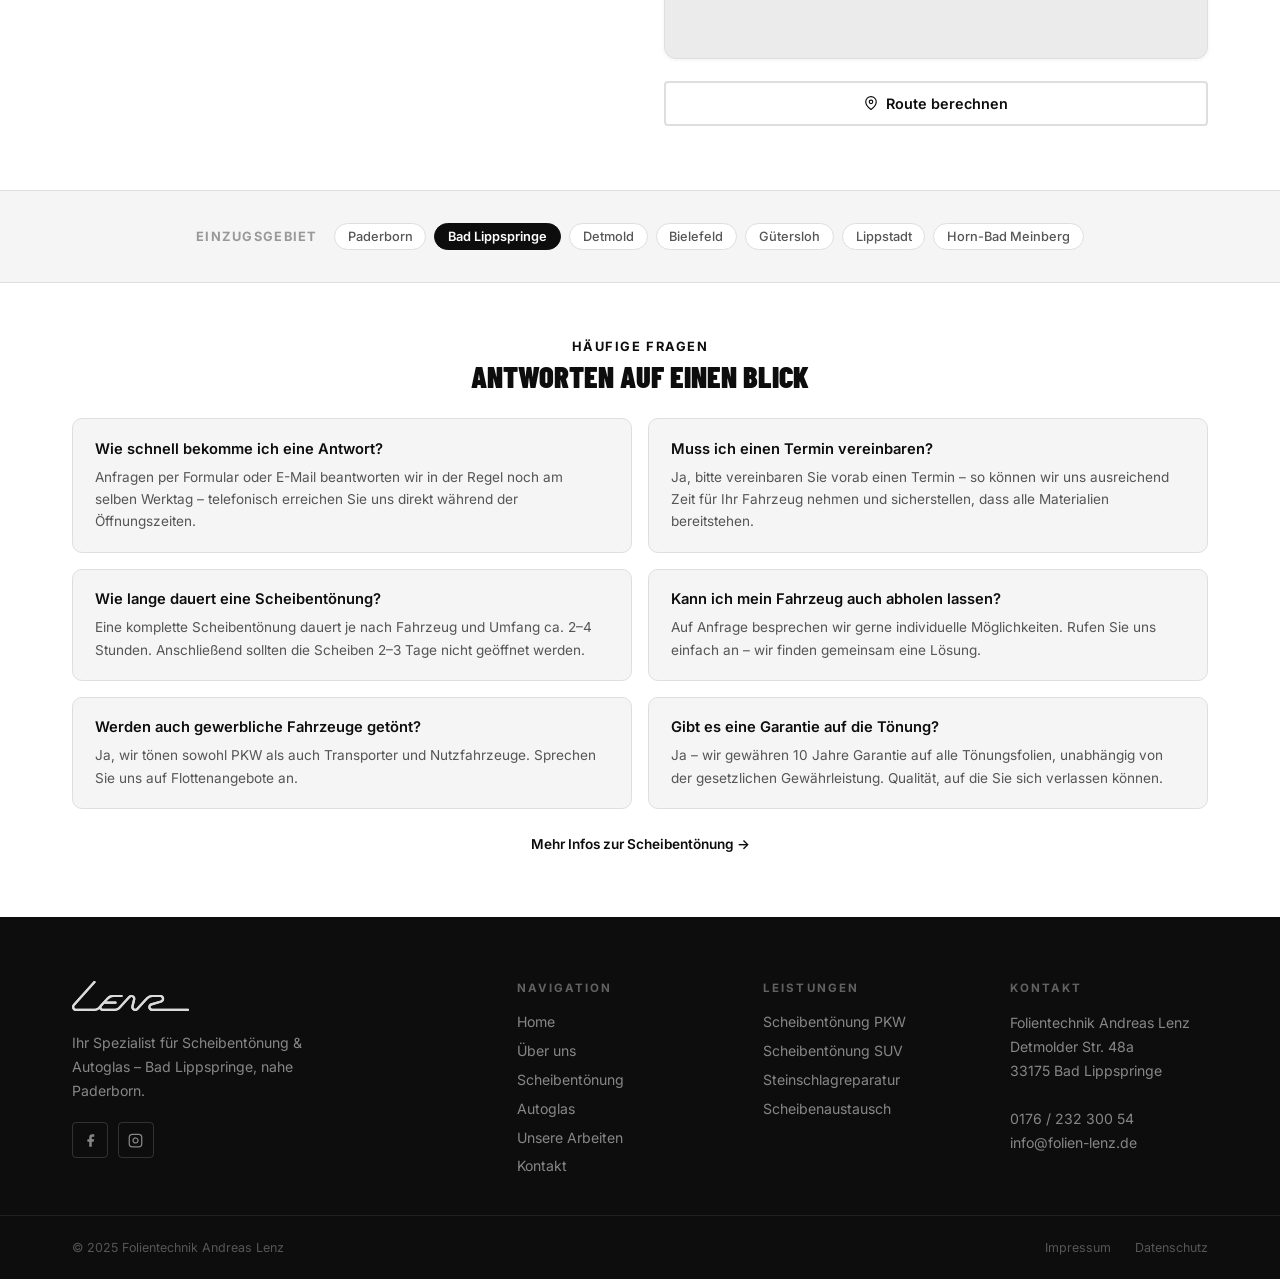
<file: kontakt.html>
<!DOCTYPE html>
<html lang="de">
<head>
<meta charset="UTF-8">
<meta name="viewport" content="width=device-width, initial-scale=1.0">
<title>Kontakt | Autoglas & Scheibentönung – Folien-Lenz Paderborn</title>
<meta name="description" content="Kontaktieren Sie Folien-Lenz in Bad Lippspringe – Ihr Spezialist für Scheibentönung & Autoglas – nahe Paderborn. Kostenlose Beratung & Angebote. ☎ 0176 / 232 300 54">
<meta name="keywords" content="Scheibentönung Paderborn Kontakt, Autoglas Anfrage, Folien-Lenz Bad Lippspringe Adresse, Öffnungszeiten">
<meta name="robots" content="index, follow">
<link rel="canonical" href="https://www.autoglas-lenz.de/kontakt.html">
<meta property="og:title" content="Kontakt – Folien-Lenz | Scheibentönung Paderborn">
<meta property="og:description" content="Jetzt kostenlos Anfrage senden! Folien-Lenz in Bad Lippspringe – Ihr Partner für Scheibentönung & Autoglas.">
<meta property="og:url" content="https://www.autoglas-lenz.de/kontakt.html">
<meta property="og:type" content="website">
<meta property="og:locale" content="de_DE">
<meta property="og:image" content="https://www.autoglas-lenz.de/og-image.jpg">
<meta name="twitter:card" content="summary_large_image">
<meta name="twitter:title" content="Kontakt – Folien-Lenz | Scheibentönung Paderborn">
<meta name="twitter:description" content="Jetzt kostenlos Anfrage senden! Folien-Lenz in Bad Lippspringe – Ihr Partner für Scheibentönung & Autoglas.">
<meta name="twitter:image" content="https://www.autoglas-lenz.de/og-image.jpg">
<link rel="icon" href="/favicon.ico">
<link rel="apple-touch-icon" href="/apple-touch-icon.png">
<link rel="preconnect" href="https://fonts.bunny.net">
<link rel="preconnect" href="https://fonts.bunny.net" crossorigin>
<link href="https://fonts.bunny.net/css2?family=Barlow+Condensed:wght@600;700;800;900&family=Inter:wght@300;400;500;600&display=swap" rel="stylesheet">
<link rel="stylesheet" href="styles.css">
<script type="application/ld+json">
{
  "@context": "https://schema.org",
  "@graph": [
    {
      "@type": "ContactPage",
      "name": "Kontakt – Folien-Lenz Paderborn",
      "url": "https://www.autoglas-lenz.de/kontakt.html",
      "about": {"@type": "LocalBusiness", "@id": "https://www.autoglas-lenz.de/#business"}
    },
    {
      "@type": "LocalBusiness",
      "@id": "https://www.autoglas-lenz.de/#business",
      "name": "Folientechnik Andreas Lenz",
      "alternateName": "Folien-Lenz",
      "url": "https://www.autoglas-lenz.de",
      "telephone": "+4917623230054",
      "email": "info@folien-lenz.de",
      "address": {
        "@type": "PostalAddress",
        "streetAddress": "Detmolder Str. 48a",
        "addressLocality": "Bad Lippspringe",
        "postalCode": "33175",
        "addressRegion": "NRW",
        "addressCountry": "DE"
      },
      "openingHoursSpecification": [
        {"@type": "OpeningHoursSpecification", "dayOfWeek": ["Monday","Tuesday","Wednesday","Friday"], "opens": "08:30", "closes": "17:00"},
        {"@type": "OpeningHoursSpecification", "dayOfWeek": "Thursday", "opens": "00:00", "closes": "00:00", "description": "Nach Vereinbarung"},
        {"@type": "OpeningHoursSpecification", "dayOfWeek": "Saturday", "opens": "00:00", "closes": "00:00", "description": "Nach Vereinbarung"},
        {"@type": "OpeningHoursSpecification", "dayOfWeek": "Sunday", "opens": "00:00", "closes": "00:00"}
      ],
      "geo": {"@type": "GeoCoordinates", "latitude": 51.7836, "longitude": 8.8265},
      "areaServed": ["Paderborn","Bad Lippspringe","Detmold","Bielefeld","Gütersloh","Lippstadt","Horn-Bad Meinberg"]
    },
    {
      "@type": "BreadcrumbList",
      "itemListElement": [
        {"@type": "ListItem", "position": 1, "name": "Home", "item": "https://www.autoglas-lenz.de/"},
        {"@type": "ListItem", "position": 2, "name": "Kontakt", "item": "https://www.autoglas-lenz.de/kontakt.html"}
      ]
    }
  ]
}
</script>
<style>
/* Contact page specific */
.contact-layout {
  display: grid;
  grid-template-columns: 1fr 1fr;
  gap: 3rem;
  padding: 3.5rem 0 4rem;
  align-items: start;
}
@media(max-width:860px){
  .contact-layout { grid-template-columns: 1fr; gap: 2rem; }
}

/* Contact form */
.contact-form-wrap {
  background: var(--white);
  border: 1px solid var(--border);
  border-radius: 14px;
  padding: 2.4rem;
  box-shadow: var(--shadow);
}
.contact-form-wrap h2 {
  font-family: var(--font-h);
  font-size: 1.7rem;
  font-weight: 900;
  text-transform: uppercase;
  color: var(--dark);
  margin-bottom: .3rem;
  letter-spacing: .02em;
}
.contact-form-wrap p {
  font-size: .9rem;
  color: var(--text-mid);
  margin-bottom: 1.6rem;
  line-height: 1.6;
}
.form-row {
  display: grid;
  grid-template-columns: 1fr 1fr;
  gap: 1rem;
}
@media(max-width:500px){ .form-row { grid-template-columns: 1fr; } }
.form-group {
  display: flex;
  flex-direction: column;
  gap: .35rem;
  margin-bottom: 1rem;
}
.form-group label {
  font-size: .8rem;
  font-weight: 600;
  letter-spacing: .04em;
  text-transform: uppercase;
  color: var(--text-mid);
}
.form-group label span { color: var(--accent); }
.form-group input,
.form-group select,
.form-group textarea {
  padding: .75rem 1rem;
  border: 1.5px solid var(--border);
  border-radius: 8px;
  font-family: var(--font-b);
  font-size: .9rem;
  color: var(--text);
  background: var(--bg);
  transition: border-color .2s, box-shadow .2s;
  outline: none;
  width: 100%;
}
.form-group input:focus,
.form-group select:focus,
.form-group textarea:focus {
  border-color: var(--dark);
  box-shadow: 0 0 0 3px rgba(22,32,64,.08);
  background: var(--white);
}
.form-group textarea { resize: vertical; min-height: 120px; line-height: 1.6; }
.form-submit {
  width: 100%;
  padding: .9rem 2rem;
  background: var(--accent);
  color: var(--white);
  border: none;
  border-radius: 8px;
  font-family: var(--font-b);
  font-size: .95rem;
  font-weight: 600;
  cursor: pointer;
  transition: background .2s, transform .15s;
  margin-top: .4rem;
  display: flex;
  align-items: center;
  justify-content: center;
  gap: .5rem;
}
.form-submit:hover { background: var(--accent-hover); transform: translateY(-1px); }
.form-submit:active { transform: translateY(0); }
.form-note {
  font-size: .75rem;
  color: var(--text-light);
  margin-top: .8rem;
  line-height: 1.5;
  text-align: center;
}
.form-success {
  display: none;
  text-align: center;
  padding: 2.5rem 1rem;
}
.form-success.show { display: block; }
.form-success svg { color: #22c55e; margin: 0 auto 1rem; }
.form-success h3 { font-family: var(--font-h); font-size: 1.4rem; font-weight: 900; text-transform: uppercase; color: var(--dark); }
.form-success p { color: var(--text-mid); margin-top: .4rem; font-size: .9rem; }

/* Contact info sidebar */
.contact-info { display: flex; flex-direction: column; gap: 1.4rem; }
.info-card {
  background: var(--white);
  border: 1px solid var(--border);
  border-radius: 12px;
  padding: 1.5rem;
  display: flex;
  gap: 1rem;
  align-items: flex-start;
  box-shadow: var(--shadow-sm);
}
.info-icon {
  width: 42px; height: 42px;
  background: var(--accent-light);
  border-radius: 10px;
  display: flex; align-items: center; justify-content: center;
  color: var(--accent);
  flex-shrink: 0;
}
.info-card h3 {
  font-family: var(--font-b);
  font-size: .75rem;
  font-weight: 700;
  letter-spacing: .08em;
  text-transform: uppercase;
  color: var(--text-light);
  margin-bottom: .35rem;
}
.info-card a, .info-card address, .info-card p {
  font-size: .92rem;
  color: var(--text);
  text-decoration: none;
  font-style: normal;
  line-height: 1.7;
}
.info-card a:hover { color: var(--accent); }

/* Hours table */
.hours-table { width: 100%; border-collapse: collapse; font-size: .88rem; }
.hours-table tr { border-bottom: 1px solid var(--border); }
.hours-table tr:last-child { border-bottom: none; }
.hours-table td { padding: .45rem 0; color: var(--text-mid); }
.hours-table td:first-child { font-weight: 600; color: var(--text); width: 120px; }
.hours-table .today { background: var(--accent-light); }
.hours-table .today td { color: var(--accent); font-weight: 600; }
.hours-open { display: inline-block; padding: .1rem .5rem; background: #dcfce7; color: #16a34a; border-radius: 4px; font-size: .7rem; font-weight: 700; letter-spacing: .06em; text-transform: uppercase; margin-left: .5rem; }

/* Map */
.map-wrap {
  border-radius: 12px;
  overflow: hidden;
  border: 1px solid var(--border);
  box-shadow: var(--shadow-sm);
  position: relative;
  height: 280px;
  background: var(--bg2);
}
.map-wrap iframe { width: 100%; height: 100%; border: none; display: block; }
.map-placeholder {
  width: 100%; height: 100%;
  display: flex; flex-direction: column;
  align-items: center; justify-content: center;
  gap: .6rem;
  text-align: center;
  padding: 1.5rem;
  color: var(--text-mid);
}
.map-placeholder svg { color: var(--accent); margin-bottom: .2rem; }
.map-placeholder strong { font-family: var(--font-h); font-size: 1rem; font-weight: 800; text-transform: uppercase; color: var(--dark); }
.map-placeholder a { font-size: .85rem; color: var(--accent); text-decoration: none; font-weight: 600; }
.map-placeholder a:hover { text-decoration: underline; }

/* Mini FAQ */
.mini-faq { padding: 3.5rem 0 4rem; }
.mini-faq h2 {
  font-family: var(--font-h);
  font-size: 1.9rem;
  font-weight: 900;
  text-transform: uppercase;
  color: var(--dark);
  margin-bottom: 1.5rem;
  text-align: center;
}
.faq-cols {
  display: grid;
  grid-template-columns: 1fr 1fr;
  gap: 1rem;
}
@media(max-width:720px){ .faq-cols { grid-template-columns: 1fr; } }
.faq-mini-item {
  background: var(--bg);
  border: 1px solid var(--border);
  border-radius: 10px;
  padding: 1.2rem 1.4rem;
}
.faq-mini-item h3 {
  font-family: var(--font-b);
  font-size: .92rem;
  font-weight: 600;
  color: var(--dark);
  margin-bottom: .4rem;
  line-height: 1.4;
}
.faq-mini-item p {
  font-size: .85rem;
  color: var(--text-mid);
  line-height: 1.65;
}
/* DSGVO checkbox */
#f-dsgvo {
  flex-shrink: 0;
  cursor: pointer;
}
@media (max-width: 600px) {
  #f-dsgvo {
    width: 22px !important;
    height: 22px !important;
    min-width: 22px;
    margin-top: .1rem;
  }
  #f-dsgvo + label { font-size: .85rem; line-height: 1.55; }
}
</style>
</head>
<body>

<nav id="nav" role="navigation" aria-label="Hauptnavigation">
  <div class="nav-inner">
    <a href="index.html" class="nav-logo-link">
      <img src="logo_footer.svg" alt="Folien-Lenz Logo" class="nav-logo-img">
    </a>
    <ul class="nav-links" role="list">
      <li><a href="index.html">Home</a></li>
      <li><a href="ueber-uns.html">Über uns</a></li>
      <li><a href="autoglas.html">Autoglas</a></li>
      <li><a href="scheibentoenung.html">Scheibentönung</a></li>
      <li><a href="unsere-arbeiten.html">Unsere Arbeiten</a></li>
      <li><a href="kontakt.html" class="active">Kontakt</a></li>
    </ul>
    <a href="kontakt.html" class="nav-cta">Jetzt anfragen</a>
    <div class="hamburger" id="hamburger"><span></span><span></span><span></span></div>
  </div>
</nav>
<div id="drawer-overlay"></div>
<div id="mobile-drawer" role="dialog" aria-label="Mobilmenü" aria-modal="true">
  <div class="drawer-header">
    <img src="logo_footer.svg" alt="Folien-Lenz" class="drawer-logo">
    <button class="drawer-close" id="drawer-close" aria-label="Menü schließen">
      <svg width="18" height="18" viewBox="0 0 24 24" fill="none" stroke="currentColor" stroke-width="2.5"><line x1="18" y1="6" x2="6" y2="18"/><line x1="6" y1="6" x2="18" y2="18"/></svg>
    </button>
  </div>
  <nav class="drawer-nav">
    <a href="index.html">Home</a>
    <a href="ueber-uns.html">Über uns</a>
    <a href="autoglas.html">Autoglas</a>
    <a href="scheibentoenung.html">Scheibentönung</a>
    <a href="unsere-arbeiten.html">Unsere Arbeiten</a>
    <a href="kontakt.html" class="active">Kontakt</a>
  </nav>
  <div class="drawer-footer">
    <a href="tel:+4917623230054" class="drawer-call">
      <svg width="15" height="15" viewBox="0 0 24 24" fill="none" stroke="currentColor" stroke-width="2"><path d="M22 16.92v3a2 2 0 01-2.18 2 19.79 19.79 0 01-8.63-3.07A19.5 19.5 0 013.07 9.81 19.79 19.79 0 01.07 1.18 2 2 0 012.03 0h3a2 2 0 012 1.72c.127.96.361 1.903.7 2.81a2 2 0 01-.45 2.11L6.09 7.91a16 16 0 006 6l1.27-1.27a2 2 0 012.11-.45c.907.339 1.85.573 2.81.7A2 2 0 0122 16z"/></svg>
      0176 / 232 300 54
    </a>
    <a href="kontakt.html" class="drawer-cta-link">Jetzt anfragen</a>
  </div>
</div>

<main id="main-content">

<!-- Breadcrumb -->
<div style="background:var(--bg);border-bottom:1px solid var(--border)">
  <div class="container">
    <nav class="breadcrumb" aria-label="Breadcrumb">
      <a href="index.html">Home</a>
      <svg width="12" height="12" viewBox="0 0 24 24" fill="none" stroke="currentColor" stroke-width="2.5"><polyline points="9 18 15 12 9 6"/></svg>
      <span>Kontakt</span>
    </nav>
  </div>
</div>

<!-- Page Hero -->
<section class="page-hero">
  <div class="container">
    <p class="page-hero-sub">Kostenlos & unverbindlich</p>
    <h1 class="page-hero-title">Kontakt & Anfrage –<br>wir freuen uns auf Sie</h1>
    <p class="page-hero-text">Scheibentönung, Autoglas-Service oder eine individuelle Anfrage? Schreiben Sie uns oder rufen Sie direkt an – wir beraten Sie ehrlich und ohne versteckte Kosten.</p>
  </div>
</section>

<!-- Trust Bar -->
<div class="trust-bar">
  <div class="container">
    <div class="trust-items">
      <div class="trust-item"><svg width="18" height="18" viewBox="0 0 24 24" fill="none" stroke="currentColor" stroke-width="2"><path d="M22 16.92v3a2 2 0 01-2.18 2 19.79 19.79 0 01-8.63-3.07A19.5 19.5 0 013.07 9.81 19.79 19.79 0 01.07 1.18 2 2 0 012.03 0h3a2 2 0 012 1.72c.127.96.361 1.903.7 2.81a2 2 0 01-.45 2.11L6.09 7.91a16 16 0 006 6l1.27-1.27a2 2 0 012.11-.45c.907.339 1.85.573 2.81.7A2 2 0 0122 16z"/></svg><span>Antwort meist am selben Tag</span></div>
      <div class="trust-item"><svg width="18" height="18" viewBox="0 0 24 24" fill="none" stroke="currentColor" stroke-width="2"><circle cx="12" cy="12" r="10"/><polyline points="12 6 12 12 16 14"/></svg><span>Mo–Mi, Fr 08:30–17:00 Uhr</span></div>
      <div class="trust-item"><svg width="18" height="18" viewBox="0 0 24 24" fill="none" stroke="currentColor" stroke-width="2"><path d="M12 22s8-4 8-10V5l-8-3-8 3v7c0 6 8 10 8 10z"/></svg><span>10 Jahre Garantie</span></div>
      <div class="trust-item"><svg width="18" height="18" viewBox="0 0 24 24" fill="none" stroke="currentColor" stroke-width="2"><polygon points="12 2 15.09 8.26 22 9.27 17 14.14 18.18 21.02 12 17.77 5.82 21.02 7 14.14 2 9.27 8.91 8.26 12 2"/></svg><span>5★ Google Bewertung</span></div>
    </div>
  </div>
</div>

<!-- Contact Layout -->
<section>
  <div class="container">
    <div class="contact-layout">

      <!-- Left: Contact Form -->
      <div class="reveal">
        <div class="contact-form-wrap">
          <h2>Kostenlose Anfrage</h2>
          <p>Beschreiben Sie kurz Ihr Anliegen – wir melden uns schnellstmöglich bei Ihnen.</p>

          <div id="contact-form-inner">
            <form id="contact-form" action="https://api.web3forms.com/submit" method="POST" novalidate>
              <input type="hidden" name="access_key" value="b0bef984-f4c2-4099-b97a-8a9c470d6dad">
              <input type="hidden" name="subject" value="Neue Anfrage – autoglas-lenz.de">
              <input type="hidden" name="redirect" value="https://www.autoglas-lenz.de/kontakt.html?success=1">
              <div class="form-row">
                <div class="form-group">
                  <label for="f-name">Name <span>*</span></label>
                  <input type="text" id="f-name" name="name" placeholder="Vorname Nachname" autocomplete="name" required>
                </div>
                <div class="form-group">
                  <label for="f-tel">Telefon</label>
                  <input type="tel" id="f-tel" name="telefon" placeholder="0176 …" autocomplete="tel">
                </div>
              </div>
              <div class="form-group">
                <label for="f-email">E-Mail <span>*</span></label>
                <input type="email" id="f-email" name="email" placeholder="ihre@email.de" autocomplete="email" required>
              </div>
              <div class="form-group">
                <label for="f-leistung">Gewünschte Leistung</label>
                <select id="f-leistung" name="leistung">
                  <option value="">Bitte wählen …</option>
                  <option value="scheibentoenung">Scheibentönung</option>
                  <option value="steinschlag">Steinschlagreparatur</option>
                  <option value="scheibenaustausch">Scheibenaustausch</option>
                  <option value="kalibrierung">Kalibrierung Frontkamera</option>
                  <option value="sonstiges">Sonstiges</option>
                </select>
              </div>
              <div class="form-group">
                <label for="f-fahrzeug">Fahrzeug (Marke & Modell)</label>
                <input type="text" id="f-fahrzeug" name="fahrzeug" placeholder="z. B. VW Golf 8, BMW 3er …">
              </div>
              <div class="form-group">
                <label for="f-msg">Ihre Nachricht <span>*</span></label>
                <textarea id="f-msg" name="nachricht" placeholder="Beschreiben Sie Ihr Anliegen …" required></textarea>
              </div>
              <div style="display:flex;align-items:flex-start;gap:.6rem;margin-bottom:.8rem">
                <input type="checkbox" id="f-dsgvo" name="dsgvo" required style="margin-top:.2rem;width:auto;flex-shrink:0;accent-color:#c0392b">
                <label for="f-dsgvo" style="font-size:.8rem;color:var(--text-mid);font-weight:400;text-transform:none;letter-spacing:0;cursor:pointer">Ich habe die <a href="datenschutz.html" style="color:var(--accent);text-decoration:none">Datenschutzerklärung</a> gelesen und stimme der Verarbeitung meiner Daten zu. <span style="color:var(--accent)">*</span></label>
              </div>
              <button type="submit" class="form-submit">
                <svg width="16" height="16" viewBox="0 0 24 24" fill="none" stroke="currentColor" stroke-width="2"><line x1="22" y1="2" x2="11" y2="13"/><polygon points="22 2 15 22 11 13 2 9 22 2"/></svg>
                Anfrage absenden
              </button>
              <p class="form-note">Ihre Daten werden vertraulich behandelt und nicht an Dritte weitergegeben.</p>
            </form>
          </div>

          <div class="form-success" id="form-success">
            <svg width="52" height="52" viewBox="0 0 24 24" fill="none" stroke="currentColor" stroke-width="1.5"><circle cx="12" cy="12" r="10"/><polyline points="9 12 11 14 15 10"/></svg>
            <h3>Anfrage gesendet!</h3>
            <p>Vielen Dank! Wir melden uns so schnell wie möglich bei Ihnen – in der Regel noch am selben Werktag.</p>
            <a href="index.html" class="btn" style="margin-top:1.4rem;display:inline-flex">Zurück zur Startseite</a>
          </div>
        </div>
      </div>

      <!-- Right: Info Sidebar -->
      <div class="contact-info reveal" data-delay="1">

        <!-- Address -->
        <div class="info-card">
          <div class="info-icon">
            <svg width="20" height="20" viewBox="0 0 24 24" fill="none" stroke="currentColor" stroke-width="2"><path d="M21 10c0 7-9 13-9 13s-9-6-9-13a9 9 0 0118 0z"/><circle cx="12" cy="10" r="3"/></svg>
          </div>
          <div>
            <h3>Adresse</h3>
            <address>
              <strong>Folientechnik Andreas Lenz</strong><br>
              Detmolder Str. 48a<br>
              33175 Bad Lippspringe<br>
              (nahe Paderborn)
            </address>
          </div>
        </div>

        <!-- Phone & Email -->
        <div class="info-card">
          <div class="info-icon">
            <svg width="20" height="20" viewBox="0 0 24 24" fill="none" stroke="currentColor" stroke-width="2"><path d="M22 16.92v3a2 2 0 01-2.18 2 19.79 19.79 0 01-8.63-3.07A19.5 19.5 0 013.07 9.81 19.79 19.79 0 01.07 1.18 2 2 0 012.03 0h3a2 2 0 012 1.72c.127.96.361 1.903.7 2.81a2 2 0 01-.45 2.11L6.09 7.91a16 16 0 006 6l1.27-1.27a2 2 0 012.11-.45c.907.339 1.85.573 2.81.7A2 2 0 0122 16z"/></svg>
          </div>
          <div>
            <h3>Telefon & E-Mail</h3>
            <a href="tel:+4917623230054" style="display:block;font-weight:600;color:var(--dark)">0176 / 232 300 54</a>
            <a href="mailto:info@folien-lenz.de">info@folien-lenz.de</a>
          </div>
        </div>

        <!-- Opening Hours -->
        <div class="info-card" style="flex-direction:column;gap:.8rem">
          <div style="display:flex;align-items:center;gap:.8rem">
            <div class="info-icon">
              <svg width="20" height="20" viewBox="0 0 24 24" fill="none" stroke="currentColor" stroke-width="2"><circle cx="12" cy="12" r="10"/><polyline points="12 6 12 12 16 14"/></svg>
            </div>
            <h3 style="font-family:var(--font-b);font-size:.75rem;font-weight:700;letter-spacing:.08em;text-transform:uppercase;color:var(--text-light);margin:0">Öffnungszeiten</h3>
          </div>
          <table class="hours-table">
            <tbody>
              <tr><td>Montag</td><td>08:30 – 17:00 Uhr</td></tr>
              <tr><td>Dienstag</td><td>08:30 – 17:00 Uhr</td></tr>
              <tr><td>Mittwoch</td><td>08:30 – 17:00 Uhr</td></tr>
              <tr><td>Donnerstag</td><td>Nach Vereinbarung</td></tr>
              <tr><td>Freitag</td><td>08:30 – 17:00 Uhr</td></tr>
              <tr><td>Samstag</td><td>Nach Vereinbarung</td></tr>
              <tr><td>Sonntag</td><td>Geschlossen</td></tr>
            </tbody>
          </table>
          <p style="font-size:.8rem;color:var(--text-light);line-height:1.5">Termine außerhalb der Öffnungszeiten auf Anfrage möglich.</p>
        </div>

        <!-- Map -->
        <div class="map-wrap">
          <iframe
            src="https://www.google.com/maps/embed?pb=!1m18!1m12!1m3!1d2462.5!2d8.8265!3d51.7836!2m3!1f0!2f0!3f0!3m2!1i1024!2i768!4f13.1!3m3!1m2!1s0x47ba4e0000000001%3A0x0!2sDetmolder+Str.+48a%2C+33175+Bad+Lippspringe!5e0!3m2!1sde!2sde!4v1"
            title="Standort Folientechnik Andreas Lenz – Detmolder Str. 48a, 33175 Bad Lippspringe"
            loading="lazy"
            referrerpolicy="no-referrer-when-downgrade"
            allowfullscreen></iframe>
        </div>

        <a href="https://maps.google.com/?q=Detmolder+Str.+48a+33175+Bad+Lippspringe" target="_blank" rel="noopener" class="btn btn-outline" style="width:100%;justify-content:center;display:flex;align-items:center;gap:.5rem">
          <svg width="14" height="14" viewBox="0 0 24 24" fill="none" stroke="currentColor" stroke-width="2"><path d="M21 10c0 7-9 13-9 13s-9-6-9-13a9 9 0 0118 0z"/><circle cx="12" cy="10" r="3"/></svg>
          Route berechnen
        </a>

      </div>
    </div>
  </div>
</section>

<!-- Service Areas Band -->
<section style="background:var(--bg);border-top:1px solid var(--border);border-bottom:1px solid var(--border);padding:2rem 0">
  <div class="container">
    <div style="display:flex;align-items:center;gap:1rem;flex-wrap:wrap;justify-content:center;text-align:center">
      <p style="font-size:.8rem;font-weight:700;letter-spacing:.1em;text-transform:uppercase;color:var(--text-light)">Einzugsgebiet</p>
      <div style="display:flex;gap:.5rem;flex-wrap:wrap;justify-content:center">
        <span style="padding:.3rem .8rem;background:var(--white);border:1px solid var(--border);border-radius:20px;font-size:.8rem;font-weight:500;color:var(--text-mid)">Paderborn</span>
        <span style="padding:.3rem .8rem;background:var(--dark);border:1px solid var(--dark);border-radius:20px;font-size:.8rem;font-weight:600;color:var(--white)">Bad Lippspringe</span>
        <span style="padding:.3rem .8rem;background:var(--white);border:1px solid var(--border);border-radius:20px;font-size:.8rem;font-weight:500;color:var(--text-mid)">Detmold</span>
        <span style="padding:.3rem .8rem;background:var(--white);border:1px solid var(--border);border-radius:20px;font-size:.8rem;font-weight:500;color:var(--text-mid)">Bielefeld</span>
        <span style="padding:.3rem .8rem;background:var(--white);border:1px solid var(--border);border-radius:20px;font-size:.8rem;font-weight:500;color:var(--text-mid)">Gütersloh</span>
        <span style="padding:.3rem .8rem;background:var(--white);border:1px solid var(--border);border-radius:20px;font-size:.8rem;font-weight:500;color:var(--text-mid)">Lippstadt</span>
        <span style="padding:.3rem .8rem;background:var(--white);border:1px solid var(--border);border-radius:20px;font-size:.8rem;font-weight:500;color:var(--text-mid)">Horn-Bad Meinberg</span>
      </div>
    </div>
  </div>
</section>

<!-- Mini FAQ -->
<section class="mini-faq">
  <div class="container">
    <p style="text-align:center;font-size:.8rem;font-weight:700;letter-spacing:.12em;text-transform:uppercase;color:var(--accent);margin-bottom:.3rem">Häufige Fragen</p>
    <h2>Antworten auf einen Blick</h2>
    <div class="faq-cols">
      <div class="faq-mini-item reveal">
        <h3>Wie schnell bekomme ich eine Antwort?</h3>
        <p>Anfragen per Formular oder E-Mail beantworten wir in der Regel noch am selben Werktag – telefonisch erreichen Sie uns direkt während der Öffnungszeiten.</p>
      </div>
      <div class="faq-mini-item reveal" data-delay="1">
        <h3>Muss ich einen Termin vereinbaren?</h3>
        <p>Ja, bitte vereinbaren Sie vorab einen Termin – so können wir uns ausreichend Zeit für Ihr Fahrzeug nehmen und sicherstellen, dass alle Materialien bereitstehen.</p>
      </div>
      <div class="faq-mini-item reveal" data-delay="2">
        <h3>Wie lange dauert eine Scheibentönung?</h3>
        <p>Eine komplette Scheibentönung dauert je nach Fahrzeug und Umfang ca. 2–4 Stunden. Anschließend sollten die Scheiben 2–3 Tage nicht geöffnet werden.</p>
      </div>
      <div class="faq-mini-item reveal" data-delay="3">
        <h3>Kann ich mein Fahrzeug auch abholen lassen?</h3>
        <p>Auf Anfrage besprechen wir gerne individuelle Möglichkeiten. Rufen Sie uns einfach an – wir finden gemeinsam eine Lösung.</p>
      </div>
      <div class="faq-mini-item reveal" data-delay="4">
        <h3>Werden auch gewerbliche Fahrzeuge getönt?</h3>
        <p>Ja, wir tönen sowohl PKW als auch Transporter und Nutzfahrzeuge. Sprechen Sie uns auf Flottenangebote an.</p>
      </div>
      <div class="faq-mini-item reveal" data-delay="5">
        <h3>Gibt es eine Garantie auf die Tönung?</h3>
        <p>Ja – wir gewähren 10 Jahre Garantie auf alle Tönungsfolien, unabhängig von der gesetzlichen Gewährleistung. Qualität, auf die Sie sich verlassen können.</p>
      </div>
    </div>
    <div style="text-align:center;margin-top:1.5rem">
      <a href="scheibentoenung.html" style="font-size:.85rem;font-weight:600;color:var(--accent);text-decoration:none">Mehr Infos zur Scheibentönung →</a>
    </div>
  </div>
</section>

</main>

<footer role="contentinfo">
  <div class="footer-main"><div class="container"><div class="footer-grid">
    <div class="footer-brand"><a href="index.html" class="footer-logo-link"><img src="logo_footer.svg" alt="Folien-Lenz" class="footer-logo-img"></a><p>Ihr Spezialist für Scheibentönung & Autoglas – Bad Lippspringe, nahe Paderborn.</p><div class="footer-social"><a href="https://www.facebook.com/folienlenz/" target="_blank" rel="noopener" aria-label="Facebook"><svg width="15" height="15" viewBox="0 0 24 24" fill="currentColor"><path d="M18 2h-3a5 5 0 00-5 5v3H7v4h3v8h4v-8h3l1-4h-4V7a1 1 0 011-1h3z"/></svg></a><a href="https://www.instagram.com/folienlenz/" target="_blank" rel="noopener" aria-label="Instagram"><svg width="15" height="15" viewBox="0 0 24 24" fill="none" stroke="currentColor" stroke-width="2"><rect x="2" y="2" width="20" height="20" rx="5"/><path d="M16 11.37A4 4 0 1112.63 8 4 4 0 0116 11.37z"/><line x1="17.5" y1="6.5" x2="17.51" y2="6.5"/></svg></a></div></div>
    <div class="footer-col"><h4>Navigation</h4><ul><li><a href="index.html">Home</a></li><li><a href="ueber-uns.html">Über uns</a></li><li><a href="scheibentoenung.html">Scheibentönung</a></li><li><a href="autoglas.html">Autoglas</a></li><li><a href="unsere-arbeiten.html">Unsere Arbeiten</a></li><li><a href="kontakt.html">Kontakt</a></li></ul></div>
    <div class="footer-col"><h4>Leistungen</h4><ul><li><a href="scheibentoenung.html">Scheibentönung PKW</a></li><li><a href="scheibentoenung.html">Scheibentönung SUV</a></li><li><a href="autoglas.html">Steinschlagreparatur</a></li><li><a href="autoglas.html">Scheibenaustausch</a></li></ul></div>
    <div class="footer-col"><h4>Kontakt</h4><address>Folientechnik Andreas Lenz<br>Detmolder Str. 48a<br>33175 Bad Lippspringe<br><br><a href="tel:+4917623230054" style="text-decoration:none;color:inherit">0176 / 232 300 54</a><br><a href="mailto:info@folien-lenz.de" style="text-decoration:none;color:inherit">info@folien-lenz.de</a></address></div>
  </div></div></div>
  <div class="footer-bottom"><div class="container" style="display:flex;align-items:center;justify-content:space-between;flex-wrap:wrap;gap:1rem;width:100%"><p>© 2025 Folientechnik Andreas Lenz</p><div class="footer-bottom-links"><a href="impressum.html">Impressum</a><a href="datenschutz.html">Datenschutz</a></div></div></div>
</footer>

<div id="float-cta"><a href="tel:+4917623230054" class="btn btn-red" style="border-radius:40px;box-shadow:0 8px 24px rgba(0,0,0,.30)"><svg width="14" height="14" viewBox="0 0 24 24" fill="none" stroke="currentColor" stroke-width="2"><path d="M22 16.92v3a2 2 0 01-2.18 2 19.79 19.79 0 01-8.63-3.07A19.5 19.5 0 013.07 9.81 19.79 19.79 0 01.07 1.18 2 2 0 012.03 0h3a2 2 0 012 1.72c.127.96.361 1.903.7 2.81a2 2 0 01-.45 2.11L6.09 7.91a16 16 0 006 6l1.27-1.27a2 2 0 012.11-.45c.907.339 1.85.573 2.81.7A2 2 0 0122 16z"/></svg>Jetzt anrufen</a></div>

<script>
/* Nav */
const nav=document.getElementById('nav'),ham=document.getElementById('hamburger'),drawer=document.getElementById('mobile-drawer');
const drawerOverlay=document.getElementById('drawer-overlay'),drawerClose=document.getElementById('drawer-close');
function openDrawer(){ham.classList.add('open');drawer.classList.add('open');drawerOverlay.classList.add('open');document.body.style.overflow='hidden';}
function closeDrawer(){ham.classList.remove('open');drawer.classList.remove('open');drawerOverlay.classList.remove('open');document.body.style.overflow='';}
window.addEventListener('scroll',()=>{nav.classList.toggle('scrolled',window.scrollY>50);document.getElementById('float-cta').classList.toggle('visible',window.scrollY>300);},{passive:true});
ham.addEventListener('click',()=>{ham.classList.contains('open')?closeDrawer():openDrawer();});
drawerClose.addEventListener('click',closeDrawer);
drawerOverlay.addEventListener('click',closeDrawer);
drawer.querySelectorAll('.drawer-nav a').forEach(a=>a.addEventListener('click',closeDrawer));

/* Reveal */
const io=new IntersectionObserver(entries=>{entries.forEach(e=>{if(e.isIntersecting){e.target.classList.add('visible');io.unobserve(e.target);}});},{threshold:.1});
document.querySelectorAll('.reveal').forEach(el=>io.observe(el));

/* Contact form – Validierung vor normalem Submit */
document.getElementById('contact-form').addEventListener('submit', function(e) {
  const name  = document.getElementById('f-name').value.trim();
  const email = document.getElementById('f-email').value.trim();
  const msg   = document.getElementById('f-msg').value.trim();
  const dsgvo = document.getElementById('f-dsgvo').checked;
  if (!name || !email || !msg) {
    e.preventDefault();
    alert('Bitte füllen Sie alle Pflichtfelder (Name, E-Mail, Nachricht) aus.');
    return;
  }
  if (!dsgvo) {
    e.preventDefault();
    alert('Bitte stimmen Sie der Datenschutzerklärung zu.');
    return;
  }
  const btn = this.querySelector('button[type=submit]');
  btn.disabled = true;
  btn.textContent = 'Wird gesendet …';
});

/* Erfolgsmeldung nach Weiterleitung von FormSubmit */
if (window.location.search.includes('success=1')) {
  document.getElementById('contact-form-inner').style.display = 'none';
  document.getElementById('form-success').classList.add('show');
  window.scrollTo({ top: document.querySelector('.contact-form-wrap').offsetTop - 100, behavior: 'smooth' });
}

/* Highlight today's opening hours */
const days=['Sonntag','Montag','Dienstag','Mittwoch','Donnerstag','Freitag','Samstag'];
const today=days[new Date().getDay()];
document.querySelectorAll('.hours-table td:first-child').forEach(td=>{
  if(td.textContent.trim()===today){td.closest('tr').classList.add('today');}
});
</script>
<!-- ── COOKIE BANNER ── -->
<div id="cookie-banner" role="dialog" aria-label="Cookie-Hinweis">
  <p>Diese Website verwendet ausschließlich technisch notwendige Cookies. Externe Dienste (Bunny Fonts, FormSubmit) werden gemäß unserer Datenschutzerklärung genutzt. Weitere Informationen finden Sie in unserer <a href="datenschutz.html">Datenschutzerklärung</a>.</p>
  <div class="cookie-btn-row">
    <button class="cookie-accept" id="cookie-accept">Verstanden</button>
    <button class="cookie-decline" id="cookie-decline">Schließen</button>
  </div>
</div>
<script>
(function(){
  if(!localStorage.getItem("bannerOk")){
    setTimeout(()=>document.getElementById("cookie-banner").classList.add("show"),600);
  }
  function close(){document.getElementById("cookie-banner").classList.remove("show");localStorage.setItem("bannerOk","1");}
  document.getElementById("cookie-accept").addEventListener("click",close);
  document.getElementById("cookie-decline").addEventListener("click",close);
})();
</script>
</body>
</html>
</file>
<file: styles.css>
/* ==========================================================
   FOLIEN-LENZ – Shared Stylesheet
   Design: White Mode · Navy #0d0d0d · Red #c0392b
   ========================================================== */

/* ── TOKENS ── */
:root {
  --white:        #ffffff;
  --bg:           #f5f5f5;
  --bg2:          #ebebeb;
  --dark:         #0d0d0d;
  --dark-2:       #1a1a1a;
  --accent:       #0d0d0d;
  --accent-hover: #333333;
  --accent-light: #f0f0f0;
  --text:         #111111;
  --text-mid:     #555555;
  --text-light:   #999999;
  --border:       #dedede;
  --shadow-sm:    0 1px 4px rgba(0,0,0,.06);
  --shadow:       0 4px 20px rgba(0,0,0,.10);
  --shadow-lg:    0 12px 48px rgba(0,0,0,.15);
  --font-h:       'Barlow Condensed', sans-serif;
  --font-b:       'Inter', sans-serif;
  --nav-h:        68px;
  --max-w:        1200px;
  --ease:         cubic-bezier(.25,.46,.45,.94);
}

/* ── RESET ── */
*, *::before, *::after { box-sizing: border-box; margin: 0; padding: 0; }
html { scroll-behavior: smooth; font-size: 16px; overflow-x: clip; }
body {
  font-family: var(--font-b);
  background: var(--white);
  color: var(--text);
  -webkit-font-smoothing: antialiased;
  overflow-x: hidden;
  max-width: 100vw;
}
img { display: block; max-width: 100%; height: auto; }
a { color: inherit; }

/* ── SCROLLBAR ── */
::-webkit-scrollbar { width: 6px; }
::-webkit-scrollbar-track { background: var(--bg); }
::-webkit-scrollbar-thumb { background: var(--dark); border-radius: 3px; }

/* ========================================================
   NAVIGATION
   ======================================================== */
#nav {
  position: fixed; top: 0; left: 0; right: 0; z-index: 1000;
  height: var(--nav-h);
  background: var(--white);
  border-bottom: 1px solid transparent;
  transition: border-color .3s, box-shadow .3s;
}
#nav.scrolled {
  border-bottom-color: var(--border);
  box-shadow: 0 2px 16px rgba(0,0,0,.06);
}
.nav-inner {
  max-width: var(--max-w);
  margin: 0 auto;
  padding: 0 2rem;
  height: 100%;
  display: flex;
  align-items: center;
  gap: 2rem;
}
.nav-logo {
  font-family: var(--font-h);
  font-size: 1.4rem;
  font-weight: 900;
  letter-spacing: .03em;
  text-transform: uppercase;
  color: var(--dark);
  text-decoration: none;
  flex-shrink: 0;
  line-height: 1;
}
.nav-logo span { color: var(--accent); }
.nav-links {
  display: flex;
  gap: 0;
  list-style: none;
  margin-left: auto;
}
.nav-links > li > a {
  display: block;
  padding: .5rem 1rem;
  font-family: var(--font-b);
  font-size: .88rem;
  font-weight: 500;
  color: var(--text-mid);
  text-decoration: none;
  border-bottom: 2px solid transparent;
  transition: color .2s, border-color .2s;
  white-space: nowrap;
}
.nav-links > li > a:hover,
.nav-links > li > a.active {
  color: var(--dark);
  border-bottom-color: var(--accent);
}
.nav-phone {
  display: flex;
  align-items: center;
  gap: .5rem;
  font-size: .85rem;
  font-weight: 500;
  color: var(--text-mid);
  text-decoration: none;
  padding: .5rem .8rem;
  border-radius: 4px;
  transition: color .2s, background .2s;
  white-space: nowrap;
}
.nav-phone:hover { color: var(--dark); background: var(--bg); }
.nav-phone svg { color: var(--accent); flex-shrink: 0; }
.nav-cta {
  display: inline-flex;
  align-items: center;
  gap: .5rem;
  padding: .6rem 1.3rem;
  background: var(--dark);
  color: var(--white) !important;
  border: 2px solid var(--dark);
  font-family: var(--font-b);
  font-size: .88rem;
  font-weight: 600;
  text-decoration: none;
  border-radius: 4px;
  white-space: nowrap;
  transition: background .2s, border-color .2s, transform .15s;
  flex-shrink: 0;
}
.nav-cta:hover { background: var(--accent-hover); border-color: var(--accent-hover); transform: translateY(-1px); }

/* hamburger */
.hamburger {
  display: none;
  flex-direction: column;
  gap: 5px;
  cursor: pointer;
  margin-left: auto;
  padding: .5rem;
}
.hamburger span {
  display: block; width: 24px; height: 2px;
  background: var(--dark); border-radius: 1px;
  transition: .3s var(--ease);
}
.hamburger.open span:nth-child(1) { transform: translateY(7px) rotate(45deg); }
.hamburger.open span:nth-child(2) { opacity: 0; }
.hamburger.open span:nth-child(3) { transform: translateY(-7px) rotate(-45deg); }

/* ── Mobile drawer overlay ── */
#drawer-overlay {
  display: none;
  position: fixed; inset: 0;
  background: rgba(0,0,0,.55);
  z-index: 998;
  opacity: 0;
  transition: opacity .3s;
  -webkit-backdrop-filter: blur(2px);
  backdrop-filter: blur(2px);
}
#drawer-overlay.open { display: block; animation: overlayIn .3s forwards; }
@keyframes overlayIn { from { opacity:0 } to { opacity:1 } }

/* ── Mobile drawer panel ── */
#mobile-drawer {
  position: fixed;
  top: 0; right: 0; bottom: 0;
  width: min(320px, 90vw);
  background: var(--dark);
  z-index: 999;
  display: flex;
  flex-direction: column;
  transform: translateX(110%);
  transition: transform .35s cubic-bezier(.4,0,.2,1);
  overflow-y: auto;
  overflow-x: hidden;
}
#mobile-drawer.open { transform: translateX(0); }

/* Header */
.drawer-header {
  display: flex; align-items: center; justify-content: space-between;
  padding: 1.1rem 1.25rem;
  border-bottom: 1px solid rgba(255,255,255,.08);
  flex-shrink: 0;
}
.drawer-logo {
  height: 28px; width: auto;
  filter: brightness(0) invert(1);
  opacity: .9;
}
.drawer-close {
  width: 36px; height: 36px;
  background: rgba(255,255,255,.1);
  border: none; border-radius: 8px;
  display: flex; align-items: center; justify-content: center;
  cursor: pointer; color: var(--white);
  transition: background .2s;
  flex-shrink: 0;
}
.drawer-close:hover { background: rgba(255,255,255,.18); }

/* Nav links */
.drawer-nav {
  flex: 1;
  display: flex; flex-direction: column;
  padding: .5rem 0;
}
.drawer-nav a {
  display: flex; align-items: center;
  padding: 1rem 1.25rem;
  font-family: var(--font-h);
  font-size: 1.05rem; font-weight: 700;
  text-transform: uppercase; letter-spacing: .06em;
  color: rgba(255,255,255,.65);
  text-decoration: none;
  border-bottom: 1px solid rgba(255,255,255,.05);
  transition: color .2s, padding-left .2s, background .2s;
  gap: .7rem;
}
.drawer-nav a:last-child { border-bottom: none; }
.drawer-nav a:hover {
  color: var(--white);
  padding-left: 1.6rem;
  background: rgba(255,255,255,.04);
}
.drawer-nav a.active {
  color: #c0392b;
  padding-left: 1.5rem;
  background: rgba(192,57,43,.1);
  border-left: 3px solid #c0392b;
}

/* Footer CTA area */
.drawer-footer {
  padding: 1.25rem;
  border-top: 1px solid rgba(255,255,255,.08);
  display: flex; flex-direction: column; gap: .75rem;
  flex-shrink: 0;
}
.drawer-call {
  display: flex; align-items: center; gap: .6rem;
  padding: .9rem 1.1rem;
  background: rgba(255,255,255,.07);
  border-radius: 8px;
  color: var(--white) !important;
  font-weight: 600; font-size: .95rem;
  text-decoration: none !important;
  border-bottom: none !important;
  transition: background .2s;
}
.drawer-call:hover { background: rgba(255,255,255,.13) !important; padding-left: 1.1rem !important; }
.drawer-cta-link {
  display: flex; align-items: center; justify-content: center;
  padding: .9rem 1.2rem;
  background: var(--accent);
  color: var(--white) !important;
  border-radius: 6px;
  font-weight: 700; font-size: .95rem;
  text-decoration: none !important;
  border-bottom: none !important;
  transition: background .2s;
}
.drawer-cta-link:hover { background: var(--accent-hover) !important; padding-left: 1.2rem !important; }

/* page top padding (nav compensation) */
body { padding-top: var(--nav-h); }

/* Logo image */
.nav-logo-link {
  display: flex;
  align-items: center;
  flex-shrink: 0;
  text-decoration: none;
}
.nav-logo-img {
  height: 38px;
  width: auto;
  display: block;
}
.footer-logo-link {
  display: inline-block;
  margin-bottom: 1rem;
}
.footer-logo-img {
  height: 30px;
  width: auto;
  display: block;
  filter: brightness(0) invert(1);
  opacity: 0.85;
}
.footer-logo-img:hover { opacity: 1; }

/* Subpage hero with background image */
.page-hero-img {
  position: relative;
  overflow: hidden;
  padding: 6rem 0 5rem;
}
.page-hero-parallax-bg {
  position: absolute;
  inset: -35% 0;
  background: linear-gradient(rgba(0,0,0,.58) 0%, rgba(0,0,0,.42) 100%),
              url('scheibentoenung-hero.jpg') center/cover no-repeat;
  will-change: transform;
  z-index: 0;
}
.page-hero-img .container {
  position: relative;
  z-index: 1;
}
.page-hero-img .page-hero-eyebrow { color: rgba(255,255,255,.55); }
.page-hero-img h1 { color: #ffffff; }
.page-hero-img h1 span { color: #cccccc; }
.page-hero-img p { color: rgba(255,255,255,.65); }

/* ========================================================
   REUSABLE COMPONENTS
   ======================================================== */

/* Container */
.container {
  max-width: var(--max-w);
  margin: 0 auto;
  padding: 0 2rem;
}

/* Section padding */
.section { padding: 5rem 0; }
.section-sm { padding: 3.5rem 0; }
.section-lg { padding: 7rem 0; }

/* Section header */
.section-eyebrow {
  display: inline-flex;
  align-items: center;
  gap: .6rem;
  font-family: var(--font-b);
  font-size: .75rem;
  font-weight: 600;
  letter-spacing: .18em;
  text-transform: uppercase;
  color: var(--accent);
  margin-bottom: .7rem;
}
.section-eyebrow::before {
  content: '';
  display: block;
  width: 24px; height: 2px;
  background: var(--accent);
  border-radius: 1px;
}
.section-title {
  font-family: var(--font-h);
  font-size: clamp(2rem, 4.5vw, 3.2rem);
  font-weight: 800;
  line-height: 1.1;
  text-transform: uppercase;
  color: var(--dark);
  margin-bottom: 1rem;
}
.section-title span { color: var(--accent); }
.section-desc {
  font-size: 1rem;
  line-height: 1.8;
  color: var(--text-mid);
  max-width: 540px;
}

/* Buttons */
.btn {
  display: inline-flex;
  align-items: center;
  gap: .5rem;
  padding: .75rem 1.6rem;
  font-family: var(--font-b);
  font-size: .9rem;
  font-weight: 600;
  border-radius: 4px;
  text-decoration: none;
  cursor: pointer;
  border: 2px solid transparent;
  transition: background .2s, color .2s, border-color .2s, transform .15s, box-shadow .2s;
}
.btn:hover { transform: translateY(-1px); }
.btn-red {
  background: var(--accent);
  color: var(--white);
  border-color: var(--accent);
}
.btn-red:hover {
  background: var(--accent-hover);
  border-color: var(--accent-hover);
  box-shadow: 0 6px 20px rgba(0,0,0,.25);
}
.btn-outline {
  background: transparent;
  color: var(--dark);
  border-color: var(--border);
}
.btn-outline:hover {
  border-color: var(--dark);
  background: var(--bg);
}
.btn-outline-white {
  background: transparent;
  color: var(--white);
  border-color: rgba(255,255,255,.4);
}
.btn-outline-white:hover {
  background: rgba(255,255,255,.1);
  border-color: var(--white);
}
.btn svg { transition: transform .2s; }
.btn:hover svg { transform: translateX(3px); }

/* Cards */
.card {
  background: var(--white);
  border: 1px solid var(--border);
  border-radius: 8px;
  padding: 2rem;
  box-shadow: var(--shadow-sm);
  transition: box-shadow .3s, transform .3s;
}
.card:hover {
  box-shadow: var(--shadow);
  transform: translateY(-3px);
}

/* Tags / Badges */
.tag {
  display: inline-block;
  padding: .25rem .7rem;
  background: var(--accent-light);
  color: var(--accent);
  font-size: .75rem;
  font-weight: 600;
  letter-spacing: .08em;
  text-transform: uppercase;
  border-radius: 3px;
}
.tag-navy {
  background: #f0f0f0;
  color: var(--dark);
}

/* Check list */
.check-list {
  list-style: none;
  display: flex;
  flex-direction: column;
  gap: .6rem;
}
.check-list li {
  display: flex;
  align-items: flex-start;
  gap: .7rem;
  font-size: .95rem;
  color: var(--text-mid);
  line-height: 1.5;
}
.check-list li::before {
  content: '';
  display: block;
  width: 18px; height: 18px;
  background: url("data:image/svg+xml,%3Csvg viewBox='0 0 24 24' fill='none' stroke='%23333333' stroke-width='2.5' xmlns='http://www.w3.org/2000/svg'%3E%3Cpolyline points='20 6 9 17 4 12'/%3E%3C/svg%3E") center/contain no-repeat;
  flex-shrink: 0;
  margin-top: 2px;
}

/* Divider */
.divider {
  border: none;
  border-top: 1px solid var(--border);
  margin: 0;
}

/* Reveal animation */
.reveal {
  opacity: 0;
  transform: translateY(28px);
  transition: opacity .65s var(--ease), transform .65s var(--ease);
}
.reveal.visible { opacity: 1; transform: translateY(0); }
[data-delay="1"] { transition-delay: .1s; }
[data-delay="2"] { transition-delay: .2s; }
[data-delay="3"] { transition-delay: .3s; }
[data-delay="4"] { transition-delay: .4s; }

/* ========================================================
   PAGE HERO
   ======================================================== */
/* Subpage hero (simple) */
.page-hero {
  background-color: var(--dark);
  padding: 3.5rem 0;
}
.page-hero .container { display: flex; flex-direction: column; gap: .5rem; }
.page-hero-eyebrow {
  font-size: .75rem;
  font-weight: 600;
  letter-spacing: .18em;
  text-transform: uppercase;
  color: rgba(255,255,255,.5);
}
.page-hero h1 {
  font-family: var(--font-h);
  font-size: clamp(2rem, 5vw, 3.5rem);
  font-weight: 900;
  text-transform: uppercase;
  color: var(--white);
  line-height: 1.1;
}
.page-hero h1 span { color: #888888; }
.page-hero p {
  margin-top: .3rem;
  font-size: 1rem;
  color: rgba(255,255,255,.55);
  max-width: 520px;
  line-height: 1.7;
}
.page-hero-sub {
  font-size: .75rem;
  font-weight: 600;
  letter-spacing: .18em;
  text-transform: uppercase;
  color: rgba(255,255,255,.5);
  margin-bottom: .4rem;
}
.page-hero-title {
  font-family: var(--font-h);
  font-size: clamp(2rem, 5vw, 3.5rem);
  font-weight: 900;
  text-transform: uppercase;
  color: var(--white);
  line-height: 1.1;
  margin-bottom: .5rem;
}
.page-hero-text {
  font-size: 1rem;
  color: rgba(255,255,255,.55);
  max-width: 520px;
  line-height: 1.7;
}
/* Breadcrumbs */
.breadcrumb {
  display: flex;
  align-items: center;
  gap: .4rem;
  flex-wrap: wrap;
  padding: .9rem 0;
  border-bottom: 1px solid var(--border);
}
.breadcrumb a {
  font-size: .8rem;
  color: var(--text-light);
  text-decoration: none;
  transition: color .2s;
}
.breadcrumb a:hover { color: var(--accent); }
.breadcrumb span {
  font-size: .8rem;
  color: var(--text-light);
}
.breadcrumb .bc-sep { color: var(--border); }
.breadcrumb .bc-current { color: var(--text-mid); font-weight: 500; }

/* ========================================================
   TRUST BAR
   ======================================================== */
.trust-bar {
  background: var(--dark);
  padding: 1rem 0;
}
.trust-bar-inner {
  max-width: var(--max-w);
  margin: 0 auto;
  padding: 0 2rem;
  display: flex;
  align-items: center;
  justify-content: center;
  gap: 3rem;
  flex-wrap: wrap;
}
.trust-item {
  display: flex;
  align-items: center;
  gap: .6rem;
  font-size: .82rem;
  font-weight: 500;
  color: rgba(255,255,255,.65);
  white-space: nowrap;
}
.trust-item svg { color: #888888; flex-shrink: 0; }

/* ========================================================
   FOOTER
   ======================================================== */
footer {
  background: var(--dark);
  color: rgba(255,255,255,.7);
}
.footer-main {
  padding: 4rem 0 2.5rem;
}
.footer-grid {
  display: grid;
  grid-template-columns: 2fr 1fr 1fr 1fr;
  gap: 3rem;
}
.footer-logo {
  font-family: var(--font-h);
  font-size: 1.4rem;
  font-weight: 900;
  letter-spacing: .03em;
  text-transform: uppercase;
  color: var(--white);
  text-decoration: none;
  display: inline-block;
  margin-bottom: .8rem;
}
.footer-logo span { color: #888888; }
.footer-brand p {
  font-size: .88rem;
  line-height: 1.7;
  color: rgba(255,255,255,.5);
  max-width: 260px;
}
.footer-social {
  display: flex;
  gap: .6rem;
  margin-top: 1.2rem;
}
.footer-social a {
  width: 36px; height: 36px;
  border: 1px solid rgba(255,255,255,.15);
  border-radius: 4px;
  display: flex; align-items: center; justify-content: center;
  color: rgba(255,255,255,.5);
  text-decoration: none;
  transition: border-color .2s, color .2s, background .2s;
}
.footer-social a:hover {
  border-color: rgba(255,255,255,.4);
  color: var(--white);
  background: rgba(255,255,255,.06);
}
.footer-col h4 {
  font-size: .72rem;
  font-weight: 700;
  letter-spacing: .18em;
  text-transform: uppercase;
  color: rgba(255,255,255,.35);
  margin-bottom: 1rem;
}
.footer-col ul { list-style: none; display: flex; flex-direction: column; gap: .55rem; }
.footer-col ul a {
  font-size: .88rem;
  color: rgba(255,255,255,.5);
  text-decoration: none;
  transition: color .2s;
}
.footer-col ul a:hover { color: var(--white); }
.footer-col address {
  font-style: normal;
  font-size: .88rem;
  color: rgba(255,255,255,.5);
  line-height: 1.7;
}
.footer-col address strong { color: rgba(255,255,255,.8); }
.footer-bottom {
  border-top: 1px solid rgba(255,255,255,.08);
  padding: 1.5rem 0;
  display: flex;
  align-items: center;
  justify-content: space-between;
  gap: 1rem;
  flex-wrap: wrap;
}
.footer-bottom p { font-size: .78rem; color: rgba(255,255,255,.3); }
.footer-bottom-links { display: flex; gap: 1.5rem; }
.footer-bottom-links a {
  font-size: .78rem;
  color: rgba(255,255,255,.3);
  text-decoration: none;
  transition: color .2s;
}
.footer-bottom-links a:hover { color: rgba(255,255,255,.6); }

/* ========================================================
   HOMEPAGE HERO
   ======================================================== */
.home-hero {
  background: linear-gradient(160deg, #f7f9fc 0%, #f0f0f0 100%);
  padding: 5rem 0 4rem;
  position: relative;
  overflow: hidden;
}
/* Foto-Hintergrund der schrägen rechten Fläche */
.home-hero::before {
  content: '';
  position: absolute;
  right: -5%;
  top: -10%;
  width: 55%;
  height: 130%;
  background-image: url('scheibentoenung.jpg');
  background-size: cover;
  background-position: center 40%;
  clip-path: polygon(15% 0%, 100% 0%, 100% 100%, 0% 100%);
}
/* Dunkles Overlay über dem Foto */
.home-hero::after {
  content: '';
  position: absolute;
  right: -5%;
  top: -10%;
  width: 55%;
  height: 130%;
  background: rgba(0,0,0,.62);
  clip-path: polygon(15% 0%, 100% 0%, 100% 100%, 0% 100%);
  pointer-events: none;
}
.home-hero-inner {
  max-width: var(--max-w);
  margin: 0 auto;
  padding: 0 2rem;
  display: grid;
  grid-template-columns: 1fr 1fr;
  gap: 4rem;
  align-items: center;
  position: relative; z-index: 1;
}
.home-hero-text {}
.home-hero-eyebrow {
  display: inline-flex;
  align-items: center;
  gap: .6rem;
  font-size: .75rem;
  font-weight: 600;
  letter-spacing: .18em;
  text-transform: uppercase;
  color: var(--accent);
  margin-bottom: 1rem;
}
.home-hero-eyebrow::before {
  content: ''; display: block;
  width: 24px; height: 2px;
  background: var(--accent);
}
.home-hero h1 {
  font-family: var(--font-h);
  font-size: clamp(2.8rem, 5.5vw, 4.2rem);
  font-weight: 900;
  line-height: 1.05;
  text-transform: uppercase;
  color: var(--dark);
  margin-bottom: 1.2rem;
}
.home-hero h1 em { color: var(--accent); font-style: normal; display: block; }
.home-hero-desc {
  font-size: 1.05rem;
  line-height: 1.8;
  color: var(--text-mid);
  margin-bottom: 2rem;
  max-width: 440px;
}
.home-hero-actions { display: flex; gap: .8rem; flex-wrap: wrap; }
.home-hero-visual {
  position: relative;
  display: flex;
  flex-direction: column;
  justify-content: flex-end;
  min-height: 320px;
  padding-bottom: 1rem;
}
.hero-badge-row {
  display: flex;
  justify-content: flex-end;
  gap: .8rem;
  margin-bottom: 0;
}
.hero-badge-item {
  background: rgba(255,255,255,.12);
  border: 1px solid rgba(255,255,255,.22);
  border-radius: 8px;
  padding: .9rem 1.2rem;
  text-align: center;
  backdrop-filter: blur(12px);
  -webkit-backdrop-filter: blur(12px);
}
.hero-badge-num {
  font-family: var(--font-h);
  font-size: 1.8rem;
  font-weight: 900;
  color: var(--white);
  line-height: 1;
}
.hero-badge-num .sup { font-size: 60%; color: #888888; }
.hero-badge-label {
  font-size: .65rem;
  font-weight: 600;
  letter-spacing: .12em;
  text-transform: uppercase;
  color: rgba(255,255,255,.5);
  margin-top: .2rem;
}
.hero-car-visual {
  width: 100%;
  padding: 2rem;
  position: relative;
}

/* ========================================================
   SERVICE OVERVIEW (Homepage)
   ======================================================== */
.service-cards {
  display: grid;
  grid-template-columns: repeat(3, 1fr);
  gap: 1.5rem;
}
.service-card {
  background: var(--white);
  border: 1px solid var(--border);
  border-radius: 8px;
  padding: 2rem;
  text-decoration: none;
  color: inherit;
  display: flex;
  flex-direction: column;
  gap: 1rem;
  box-shadow: var(--shadow-sm);
  transition: box-shadow .3s, transform .3s, border-color .3s;
  position: relative;
  overflow: hidden;
}
.service-card::before {
  content: '';
  position: absolute;
  top: 0; left: 0; right: 100%;
  height: 3px;
  background: var(--accent);
  transition: right .4s var(--ease);
}
.service-card:hover::before { right: 0; }
.service-card:hover {
  box-shadow: var(--shadow);
  transform: translateY(-4px);
  border-color: rgba(0,0,0,.2);
}
.service-icon {
  width: 48px; height: 48px;
  background: var(--accent-light);
  border-radius: 8px;
  display: flex; align-items: center; justify-content: center;
  color: var(--accent);
  flex-shrink: 0;
}
.service-card h3 {
  font-family: var(--font-h);
  font-size: 1.3rem;
  font-weight: 800;
  text-transform: uppercase;
  color: var(--dark);
}
.service-card p {
  font-size: .9rem;
  line-height: 1.7;
  color: var(--text-mid);
  flex: 1;
}
.service-card-link {
  display: flex;
  align-items: center;
  gap: .4rem;
  font-size: .85rem;
  font-weight: 600;
  color: var(--accent);
  margin-top: .5rem;
}

/* ========================================================
   STATS
   ======================================================== */
.stats-section { background: var(--dark); }
.stats-grid {
  display: grid;
  grid-template-columns: repeat(4, 1fr);
  gap: 0;
  border: 1px solid rgba(255,255,255,.08);
  border-radius: 8px;
  overflow: hidden;
}
.stat-cell {
  padding: 2.5rem 1.5rem;
  text-align: center;
  border-right: 1px solid rgba(255,255,255,.08);
}
.stat-cell:last-child { border-right: none; }
.stat-num {
  font-family: var(--font-h);
  font-size: clamp(2.5rem, 4vw, 3.5rem);
  font-weight: 900;
  color: var(--white);
  line-height: 1;
  display: flex; align-items: flex-start; justify-content: center;
}
.stat-num .suf { font-size: 55%; color: #888888; margin-top: .2em; }
.stat-label {
  font-size: .78rem;
  font-weight: 500;
  letter-spacing: .1em;
  text-transform: uppercase;
  color: rgba(255,255,255,.4);
  margin-top: .5rem;
}

/* ========================================================
   BEFORE / AFTER SLIDER
   ======================================================== */
.ba-container { position: relative; max-width: 820px; margin: 0 auto; }
.ba-item {
  position: relative;
  border-radius: 8px;
  overflow: hidden;
  user-select: none;
  -webkit-user-select: none;
  -moz-user-select: none;
  -ms-user-select: none;
  touch-action: none;
  aspect-ratio: 16/9;
  background: var(--bg2);
  box-shadow: var(--shadow-lg);
  cursor: ew-resize;
}
.ba-item * {
  user-select: none;
  -webkit-user-select: none;
  -moz-user-select: none;
}
.ba-item img {
  pointer-events: none;
  -webkit-user-drag: none;
  -khtml-user-drag: none;
  -moz-user-drag: none;
  -o-user-drag: none;
  user-drag: none;
}
.ba-panel {
  position: absolute; inset: 0;
  overflow: hidden;
}
.ba-panel img {
  width: 100%; height: 100%; object-fit: cover; display: block;
  pointer-events: none;
}
.ba-panel-before {
  background: var(--bg2);
}
.ba-panel-after {
  clip-path: inset(0 50% 0 0);
  background: var(--dark-2);
}
.ba-label {
  position: absolute;
  bottom: 1rem;
  font-size: .72rem;
  font-weight: 700;
  letter-spacing: .15em;
  text-transform: uppercase;
  padding: .35rem .7rem;
  border-radius: 3px;
}
.ba-label-b { left: 1rem; background: rgba(255,255,255,.85); color: var(--dark); }
.ba-label-a { right: 1rem; background: var(--accent); color: var(--white); }
.ba-handle-line {
  position: absolute; top: 0; bottom: 0; left: 50%;
  width: 3px;
  background: var(--white);
  transform: translateX(-50%);
  box-shadow: 0 0 12px rgba(0,0,0,.3);
  z-index: 10;
  pointer-events: none;
}
.ba-handle-btn {
  position: absolute;
  top: 50%; left: 50%;
  transform: translate(-50%,-50%);
  width: 44px; height: 44px;
  background: var(--white);
  border-radius: 50%;
  display: flex; align-items: center; justify-content: center;
  box-shadow: 0 4px 16px rgba(0,0,0,.2);
  color: var(--dark);
  z-index: 11;
  pointer-events: none;
}
.ba-before-content, .ba-after-content {
  position: absolute; inset: 0;
  display: flex; align-items: center; justify-content: center;
  flex-direction: column; gap: .5rem;
}
.ba-car-label {
  position: absolute;
  bottom: 1rem; left: 50%; transform: translateX(-50%);
  font-family: var(--font-h);
  font-size: 1rem;
  font-weight: 800;
  letter-spacing: .12em;
  text-transform: uppercase;
  color: rgba(255,255,255,.85);
  background: rgba(0,0,0,.45);
  padding: .25rem .7rem;
  border-radius: 3px;
  white-space: nowrap;
  pointer-events: none;
}

/* ========================================================
   GALLERY GRID
   ======================================================== */
.gallery-grid {
  display: grid;
  grid-template-columns: repeat(12, 1fr);
  grid-auto-rows: 220px;
  gap: 8px;
}
.g-item {
  position: relative;
  overflow: hidden;
  border-radius: 6px;
  cursor: pointer;
  background: var(--bg2);
}
.g-item:nth-child(1) { grid-column: span 7; grid-row: span 2; }
.g-item:nth-child(2) { grid-column: span 5; }
.g-item:nth-child(3) { grid-column: span 5; }
.g-item:nth-child(4) { grid-column: span 4; grid-row: span 2; }
.g-item:nth-child(5) { grid-column: span 4; }
.g-item:nth-child(6) { grid-column: span 4; }
.g-item:nth-child(7) { grid-column: span 5; grid-row: span 2; }
.g-item:nth-child(8) { grid-column: span 7; }
.g-item:nth-child(9) { grid-column: span 7; }
.g-item img {
  width: 100%; height: 100%;
  object-fit: cover;
  transition: transform .5s var(--ease);
}
.g-item:hover img { transform: scale(1.06); }
.g-overlay {
  position: absolute; inset: 0;
  background: linear-gradient(to top, rgba(0,0,0,.85) 0%, transparent 50%);
  opacity: 0;
  transition: opacity .3s;
  display: flex; flex-direction: column;
  justify-content: flex-end;
  padding: 1.2rem;
}
.g-item:hover .g-overlay { opacity: 1; }
.g-tag {
  font-size: .68rem;
  font-weight: 700;
  letter-spacing: .15em;
  text-transform: uppercase;
  color: #888888;
  margin-bottom: .2rem;
}
.g-title {
  font-family: var(--font-h);
  font-size: 1.1rem;
  font-weight: 700;
  text-transform: uppercase;
  color: var(--white);
}
/* placeholder car bg */
.g-placeholder {
  width: 100%; height: 100%;
  display: flex; align-items: center; justify-content: center;
}

/* ========================================================
   TINTING LEVELS
   ======================================================== */
.tint-grid {
  display: grid;
  grid-template-columns: repeat(5, 1fr);
  gap: 1rem;
}
.tint-card {
  background: var(--white);
  border: 1px solid var(--border);
  border-radius: 8px;
  overflow: hidden;
  text-align: center;
  box-shadow: var(--shadow-sm);
}
.tint-visual {
  height: 80px;
  display: flex; align-items: center; justify-content: center;
  position: relative;
}
.tint-label {
  font-family: var(--font-h);
  font-size: 1.6rem;
  font-weight: 900;
  color: var(--white);
  text-shadow: 0 1px 4px rgba(0,0,0,.4);
}
.tint-name {
  padding: .6rem;
  font-size: .78rem;
  font-weight: 600;
  color: var(--text-mid);
}

/* ========================================================
   PROCESS STEPS
   ======================================================== */
.process-steps {
  display: grid;
  grid-template-columns: repeat(4, 1fr);
  gap: 0;
  position: relative;
}
.process-steps::before {
  content: '';
  position: absolute;
  top: 24px;
  left: calc(12.5% + 12px);
  right: calc(12.5% + 12px);
  height: 2px;
  background: linear-gradient(to right, var(--accent), rgba(0,0,0,.2));
}
.process-step {
  display: flex;
  flex-direction: column;
  align-items: center;
  text-align: center;
  padding: 0 1.5rem 1.5rem;
  position: relative;
}
.step-circle {
  width: 48px; height: 48px;
  border-radius: 50%;
  background: var(--white);
  border: 2px solid var(--accent);
  display: flex; align-items: center; justify-content: center;
  font-family: var(--font-h);
  font-size: 1.1rem;
  font-weight: 900;
  color: var(--accent);
  margin-bottom: 1.2rem;
  position: relative; z-index: 1;
  flex-shrink: 0;
}
.process-step h4 {
  font-family: var(--font-h);
  font-size: 1rem;
  font-weight: 800;
  text-transform: uppercase;
  color: var(--dark);
  margin-bottom: .5rem;
}
.process-step p {
  font-size: .85rem;
  color: var(--text-mid);
  line-height: 1.6;
}

/* ========================================================
   TESTIMONIALS
   ======================================================== */
.testimonials-grid {
  display: grid;
  grid-template-columns: repeat(3, 1fr);
  gap: 1.5rem;
}
.testimonial {
  background: var(--white);
  border: 1px solid var(--border);
  border-radius: 8px;
  padding: 2rem;
  position: relative;
  box-shadow: var(--shadow-sm);
  transition: box-shadow .3s, transform .3s;
}
.testimonial:hover { box-shadow: var(--shadow); transform: translateY(-3px); }
.stars { color: #f59e0b; font-size: 1rem; letter-spacing: .1em; margin-bottom: 1rem; }
.testimonial-text {
  font-size: .92rem;
  line-height: 1.7;
  color: var(--text-mid);
  margin-bottom: 1.5rem;
  font-style: italic;
}
.testimonial-author {
  display: flex; align-items: center; gap: .8rem;
}
.avatar {
  width: 42px; height: 42px;
  border-radius: 50%;
  background: var(--bg2);
  border: 2px solid var(--border);
  display: flex; align-items: center; justify-content: center;
  font-family: var(--font-h);
  font-size: .95rem;
  font-weight: 700;
  color: var(--dark);
  flex-shrink: 0;
}
.author-name {
  font-size: .88rem;
  font-weight: 600;
  color: var(--text);
}
.author-meta {
  font-size: .78rem;
  color: var(--text-light);
  margin-top: .1rem;
}

/* ========================================================
   FAQ ACCORDION
   ======================================================== */
.faq-list { display: flex; flex-direction: column; gap: 0; }
.faq-item {
  border-bottom: 1px solid var(--border);
}
.faq-question {
  display: flex;
  align-items: center;
  justify-content: space-between;
  gap: 1rem;
  padding: 1.2rem 0;
  cursor: pointer;
  font-size: .98rem;
  font-weight: 600;
  color: var(--dark);
  background: none;
  border: none;
  text-align: left;
  width: 100%;
  transition: color .2s;
}
.faq-question:hover { color: var(--accent); }
.faq-icon {
  width: 24px; height: 24px;
  border: 1.5px solid var(--border);
  border-radius: 50%;
  display: flex; align-items: center; justify-content: center;
  flex-shrink: 0;
  transition: border-color .2s, transform .3s;
  color: var(--text-mid);
}
.faq-item.open .faq-icon {
  border-color: var(--accent);
  color: var(--accent);
  transform: rotate(45deg);
}
.faq-answer {
  font-size: .92rem;
  line-height: 1.8;
  color: var(--text-mid);
  max-height: 0;
  overflow: hidden;
  transition: max-height .35s var(--ease), padding .35s;
}
.faq-item.open .faq-answer {
  max-height: 300px;
  padding-bottom: 1.2rem;
}

/* ========================================================
   CONTACT FORM & INFO
   ======================================================== */
.contact-split {
  display: grid;
  grid-template-columns: 1fr 1.2fr;
  gap: 5rem;
  align-items: start;
}
.contact-details { display: flex; flex-direction: column; gap: 1.5rem; }
.contact-detail-item {
  display: flex;
  gap: 1rem;
  align-items: flex-start;
}
.contact-icon {
  width: 44px; height: 44px;
  background: var(--accent-light);
  border-radius: 8px;
  display: flex; align-items: center; justify-content: center;
  color: var(--accent);
  flex-shrink: 0;
}
.contact-label {
  font-size: .72rem;
  font-weight: 600;
  letter-spacing: .15em;
  text-transform: uppercase;
  color: var(--text-light);
  margin-bottom: .25rem;
}
.contact-value {
  font-size: .95rem;
  color: var(--text);
  text-decoration: none;
  line-height: 1.5;
  font-weight: 500;
  transition: color .2s;
}
a.contact-value:hover { color: var(--accent); }

/* Form */
.form-grid { display: flex; flex-direction: column; gap: 1rem; }
.form-row { display: grid; grid-template-columns: 1fr 1fr; gap: 1rem; }
.form-field { display: flex; flex-direction: column; gap: .4rem; }
.form-label {
  font-size: .75rem;
  font-weight: 600;
  letter-spacing: .1em;
  text-transform: uppercase;
  color: var(--text-mid);
}
.form-input, .form-select, .form-textarea {
  width: 100%;
  padding: .75rem 1rem;
  background: var(--bg);
  border: 1.5px solid var(--border);
  border-radius: 6px;
  font-family: var(--font-b);
  font-size: .95rem;
  color: var(--text);
  outline: none;
  transition: border-color .2s, background .2s;
}
.form-input:focus, .form-select:focus, .form-textarea:focus {
  border-color: var(--accent);
  background: var(--white);
}
.form-input::placeholder, .form-textarea::placeholder { color: var(--text-light); }
.form-select { cursor: pointer; }
.form-textarea { resize: vertical; min-height: 110px; }

/* ========================================================
   GUARANTEE BAND
   ======================================================== */
.guarantee-band {
  background: var(--dark);
  padding: 2.5rem 0;
}
.guarantee-inner {
  max-width: var(--max-w);
  margin: 0 auto;
  padding: 0 2rem;
  display: flex;
  align-items: center;
  justify-content: space-between;
  gap: 2rem;
  flex-wrap: wrap;
}
.guarantee-text h3 {
  font-family: var(--font-h);
  font-size: 1.8rem;
  font-weight: 900;
  text-transform: uppercase;
  color: var(--white);
}
.guarantee-text p { font-size: .9rem; color: rgba(255,255,255,.55); margin-top: .3rem; }
.guarantee-badges { display: flex; gap: 1rem; flex-wrap: wrap; }
.g-badge {
  background: rgba(255,255,255,.07);
  border: 1px solid rgba(255,255,255,.12);
  border-radius: 6px;
  padding: .8rem 1.2rem;
  text-align: center;
}
.g-badge-num {
  font-family: var(--font-h);
  font-size: 1.6rem;
  font-weight: 900;
  color: #888888;
  line-height: 1;
}
.g-badge-label {
  font-size: .7rem;
  font-weight: 600;
  letter-spacing: .1em;
  text-transform: uppercase;
  color: rgba(255,255,255,.4);
  margin-top: .2rem;
}

/* ========================================================
   MAP placeholder
   ======================================================== */
.map-box {
  height: 280px;
  background: var(--bg2);
  border: 1px solid var(--border);
  border-radius: 8px;
  display: flex;
  align-items: center;
  justify-content: center;
  position: relative;
  overflow: hidden;
}
.map-box iframe {
  width: 100%; height: 100%;
  border: none;
}

/* ========================================================
   ÜBER UNS – USP CARDS
   ======================================================== */
.usp-grid {
  display: grid;
  grid-template-columns: repeat(2, 1fr);
  gap: 1.5rem;
}
.usp-card {
  background: var(--white);
  border: 1px solid var(--border);
  border-radius: 8px;
  padding: 1.8rem;
  display: flex;
  gap: 1.2rem;
  align-items: flex-start;
  box-shadow: var(--shadow-sm);
  transition: box-shadow .3s, transform .3s;
}
.usp-card:hover { box-shadow: var(--shadow); transform: translateY(-2px); }
.usp-icon {
  width: 44px; height: 44px;
  background: var(--accent-light);
  border-radius: 8px;
  display: flex; align-items: center; justify-content: center;
  color: var(--accent);
  flex-shrink: 0;
}
.usp-card h4 {
  font-family: var(--font-h);
  font-size: 1.1rem;
  font-weight: 800;
  text-transform: uppercase;
  color: var(--dark);
  margin-bottom: .4rem;
}
.usp-card p { font-size: .88rem; line-height: 1.7; color: var(--text-mid); }

/* Floating CTA */
#float-cta {
  position: fixed; bottom: 2rem; right: 2rem; z-index: 500;
  opacity: 0; transform: translateY(20px);
  transition: opacity .3s, transform .3s;
  pointer-events: none;
}
#float-cta.visible { opacity: 1; transform: translateY(0); pointer-events: all; }

/* ========================================================
   RESPONSIVE
   ======================================================== */

/* ── Tablet wide ── */
@media (max-width: 1100px) {
  .home-hero-inner { grid-template-columns: 1fr; gap: 2rem; }
  .home-hero::before { display: none; }
  .home-hero::after  { display: none; }
  .home-hero { background: var(--bg); }
  .home-hero-visual  { display: none; }
  .home-hero h1      { font-size: 3rem; }
  .stats-grid        { grid-template-columns: repeat(2, 1fr); }
  .footer-grid       { grid-template-columns: 1fr 1fr; gap: 2rem; }
  .tint-grid         { grid-template-columns: repeat(3, 1fr); }
  .why-grid          { grid-template-columns: 1fr !important; gap: 3rem !important; }
}

/* ── Tablet narrow ── */
@media (max-width: 900px) {
  .nav-links, .nav-phone, .nav-cta { display: none; }
  .hamburger         { display: flex; }
  .service-cards     { grid-template-columns: 1fr 1fr; }
  .testimonials-grid { grid-template-columns: 1fr 1fr; }
  .contact-split     { grid-template-columns: 1fr; gap: 3rem; }
  .process-steps     { grid-template-columns: repeat(2, 1fr); }
  .process-steps::before { display: none; }
  .g-item            { grid-column: span 1 !important; grid-row: span 1 !important; }
  .usp-grid          { grid-template-columns: 1fr; }
  .why-grid          { grid-template-columns: 1fr !important; gap: 2.5rem !important; }
  .gallery-mini-grid { grid-template-columns: repeat(2, 1fr) !important; }
}

/* ── Mobile ── */
@media (max-width: 600px) {
  /* Hard block on any overflow */
  body { overflow-x: hidden !important; }
  * { max-width: 100%; }

  .section      { padding: 3rem 0; }
  .section-sm   { padding: 2rem 0; }
  .container    { padding: 0 1rem; }

  /* Hero */
  .home-hero           { padding: 2.5rem 0; }
  .home-hero h1        { font-size: 2rem; line-height: 1.1; }
  .home-hero-eyebrow   { font-size: .7rem; }
  .home-hero-desc      { font-size: .9rem; }
  .home-hero-actions   { flex-direction: column; gap: .7rem; }
  .home-hero-actions .btn { width: 100%; justify-content: center; }

  /* Section titles */
  .section-title { font-size: 1.9rem; }
  .page-hero-title { font-size: 1.8rem !important; line-height: 1.15; }
  .page-hero-text  { font-size: .9rem; }

  /* Service cards */
  .service-cards { grid-template-columns: 1fr; gap: 1rem; }

  /* Stats */
  .stats-grid { grid-template-columns: repeat(2, 1fr); gap: 1rem; }
  .stat-num   { font-size: 2.4rem; }

  /* Why-us inline grid → single column */
  .why-grid { grid-template-columns: 1fr !important; gap: 2rem !important; }

  /* USP grid */
  .usp-grid { grid-template-columns: 1fr; }

  /* Before/after slider */
  .ba-container { margin: 0; }
  .ba-item      { height: 220px; }
  .ba-handle-btn { width: 36px; height: 36px; }

  /* Mini gallery: 2 columns on mobile */
  .gallery-mini-grid { grid-template-columns: repeat(2, 1fr) !important; gap: 6px !important; }

  /* Process steps */
  .process-steps       { grid-template-columns: 1fr; gap: 1.5rem; }
  .process-steps::before { display: none; }
  .step-circle         { width: 52px; height: 52px; font-size: .9rem; }

  /* Testimonials */
  .testimonials-grid { grid-template-columns: 1fr; }

  /* Trust bar */
  .trust-bar-inner { gap: .6rem; flex-wrap: wrap; }
  .trust-item      { font-size: .75rem; gap: .3rem; }

  /* Forms */
  .form-row { grid-template-columns: 1fr; }

  /* Footer */
  .footer-grid   { grid-template-columns: 1fr; }
  .footer-brand p { max-width: 100%; }
  .footer-bottom > .container { flex-direction: column; align-items: flex-start; gap: .6rem; }

  /* Tint grid */
  .tint-grid { grid-template-columns: repeat(2, 1fr); }

  /* Guarantee */
  .guarantee-inner { flex-direction: column; }

  /* Float CTA */
  #float-cta { bottom: 1rem; right: 1rem; }

  /* BA labels */
  .ba-label { font-size: .6rem; padding: .25rem .5rem; }

  /* Breadcrumb */
  .breadcrumb { font-size: .78rem; }

  /* Legal pages */
  .legal-page { padding: calc(var(--nav-h) + 1.5rem) 1rem 3rem; }

  /* Mobile drawer nav links */
  .drawer-nav a { padding: 1.1rem 1.25rem; font-size: 1.1rem; }

  /* Parallax hero sections */
  .page-hero-img        { padding: 3.5rem 0 3rem; }
  .page-hero-autoglas   { padding: 3.5rem 0 3rem; }
  .ag-parallax-inner    { padding: 3rem 0 2.5rem; }
  .values-parallax-inner { padding: 3rem 0 2.5rem; }

  /* Disable parallax movement on mobile (avoid edge flicker) */
  .page-hero-parallax-bg,
  .ag-hero-parallax-bg,
  .ag-parallax-bg,
  .values-parallax-bg { will-change: auto; }
}

/* ── Small phones (≤ 380px) ── */
@media (max-width: 380px) {
  .home-hero h1 { font-size: 1.75rem; }
  .section-title { font-size: 1.65rem; }
  .page-hero-title { font-size: 1.55rem !important; }
  .stats-grid { grid-template-columns: 1fr 1fr; gap: .8rem; }
  .stat-num   { font-size: 2rem; }
  .ba-item    { height: 190px; }
}

/* ========================================================
   COOKIE BANNER
   ======================================================== */
#cookie-banner {
  display: none;
  position: fixed;
  bottom: 0; left: 0; right: 0;
  z-index: 1100;
  background: var(--dark-2);
  color: var(--white);
  border-top: 1px solid rgba(255,255,255,.1);
  padding: 1.2rem 2rem;
  align-items: center;
  gap: 1.5rem;
  flex-wrap: wrap;
  box-shadow: 0 -4px 24px rgba(0,0,0,.3);
}
#cookie-banner.show { display: flex; }
#cookie-banner p {
  flex: 1;
  font-size: .84rem;
  color: rgba(255,255,255,.8);
  line-height: 1.6;
  margin: 0;
  min-width: 200px;
}
#cookie-banner a { color: rgba(255,255,255,.9); text-decoration: underline; }
.cookie-btn-row {
  display: flex;
  gap: .7rem;
  flex-shrink: 0;
}
.cookie-accept {
  padding: .55rem 1.4rem;
  background: var(--white);
  color: var(--dark);
  border: none;
  border-radius: 5px;
  font-family: var(--font-b);
  font-size: .85rem;
  font-weight: 600;
  cursor: pointer;
  transition: background .2s, transform .15s;
}
.cookie-accept:hover { background: var(--bg); transform: translateY(-1px); }
.cookie-decline {
  padding: .55rem 1.1rem;
  background: transparent;
  color: rgba(255,255,255,.65);
  border: 1px solid rgba(255,255,255,.25);
  border-radius: 5px;
  font-family: var(--font-b);
  font-size: .85rem;
  font-weight: 500;
  cursor: pointer;
  transition: border-color .2s, color .2s;
}
.cookie-decline:hover { border-color: rgba(255,255,255,.5); color: var(--white); }
@media (max-width: 600px) {
  #cookie-banner { flex-direction: column; padding: 1.2rem 1.4rem; gap: 1rem; }
  .cookie-btn-row { width: 100%; }
  .cookie-accept, .cookie-decline { flex: 1; text-align: center; }
}
</file>
